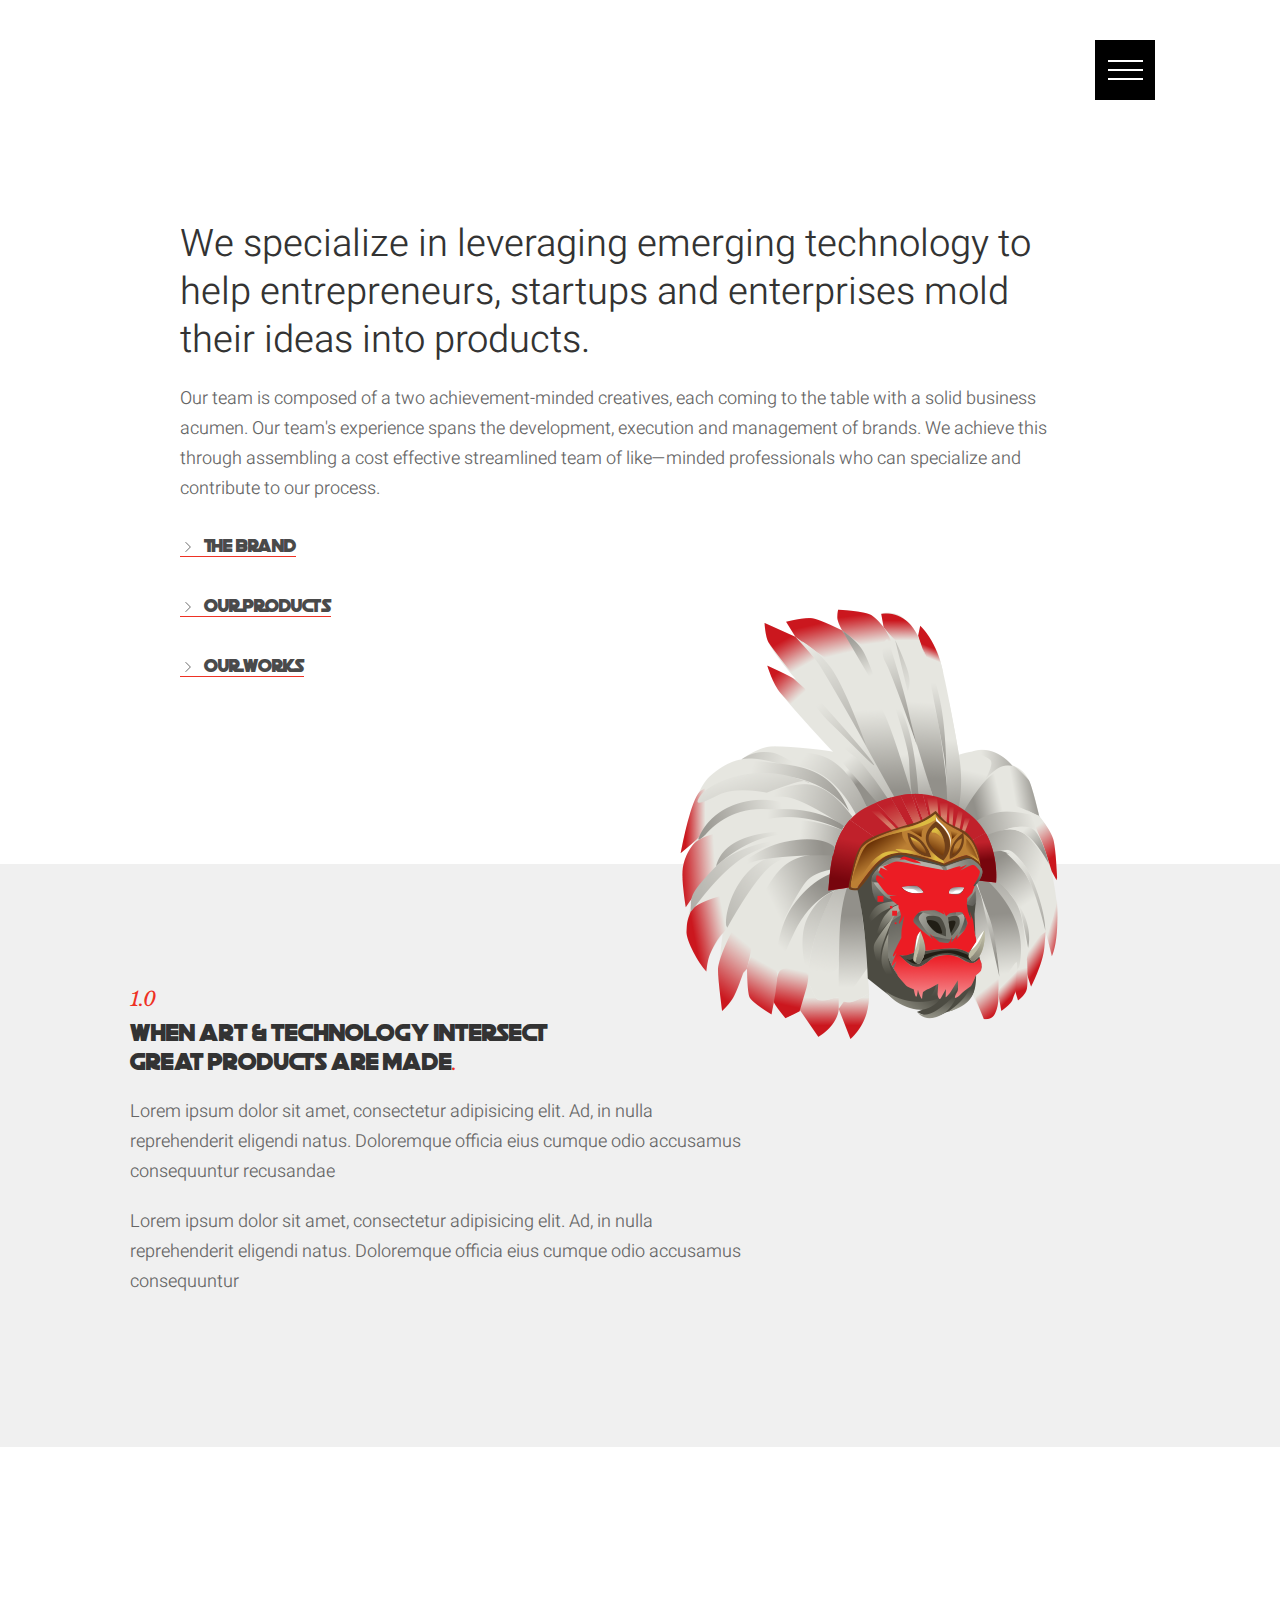
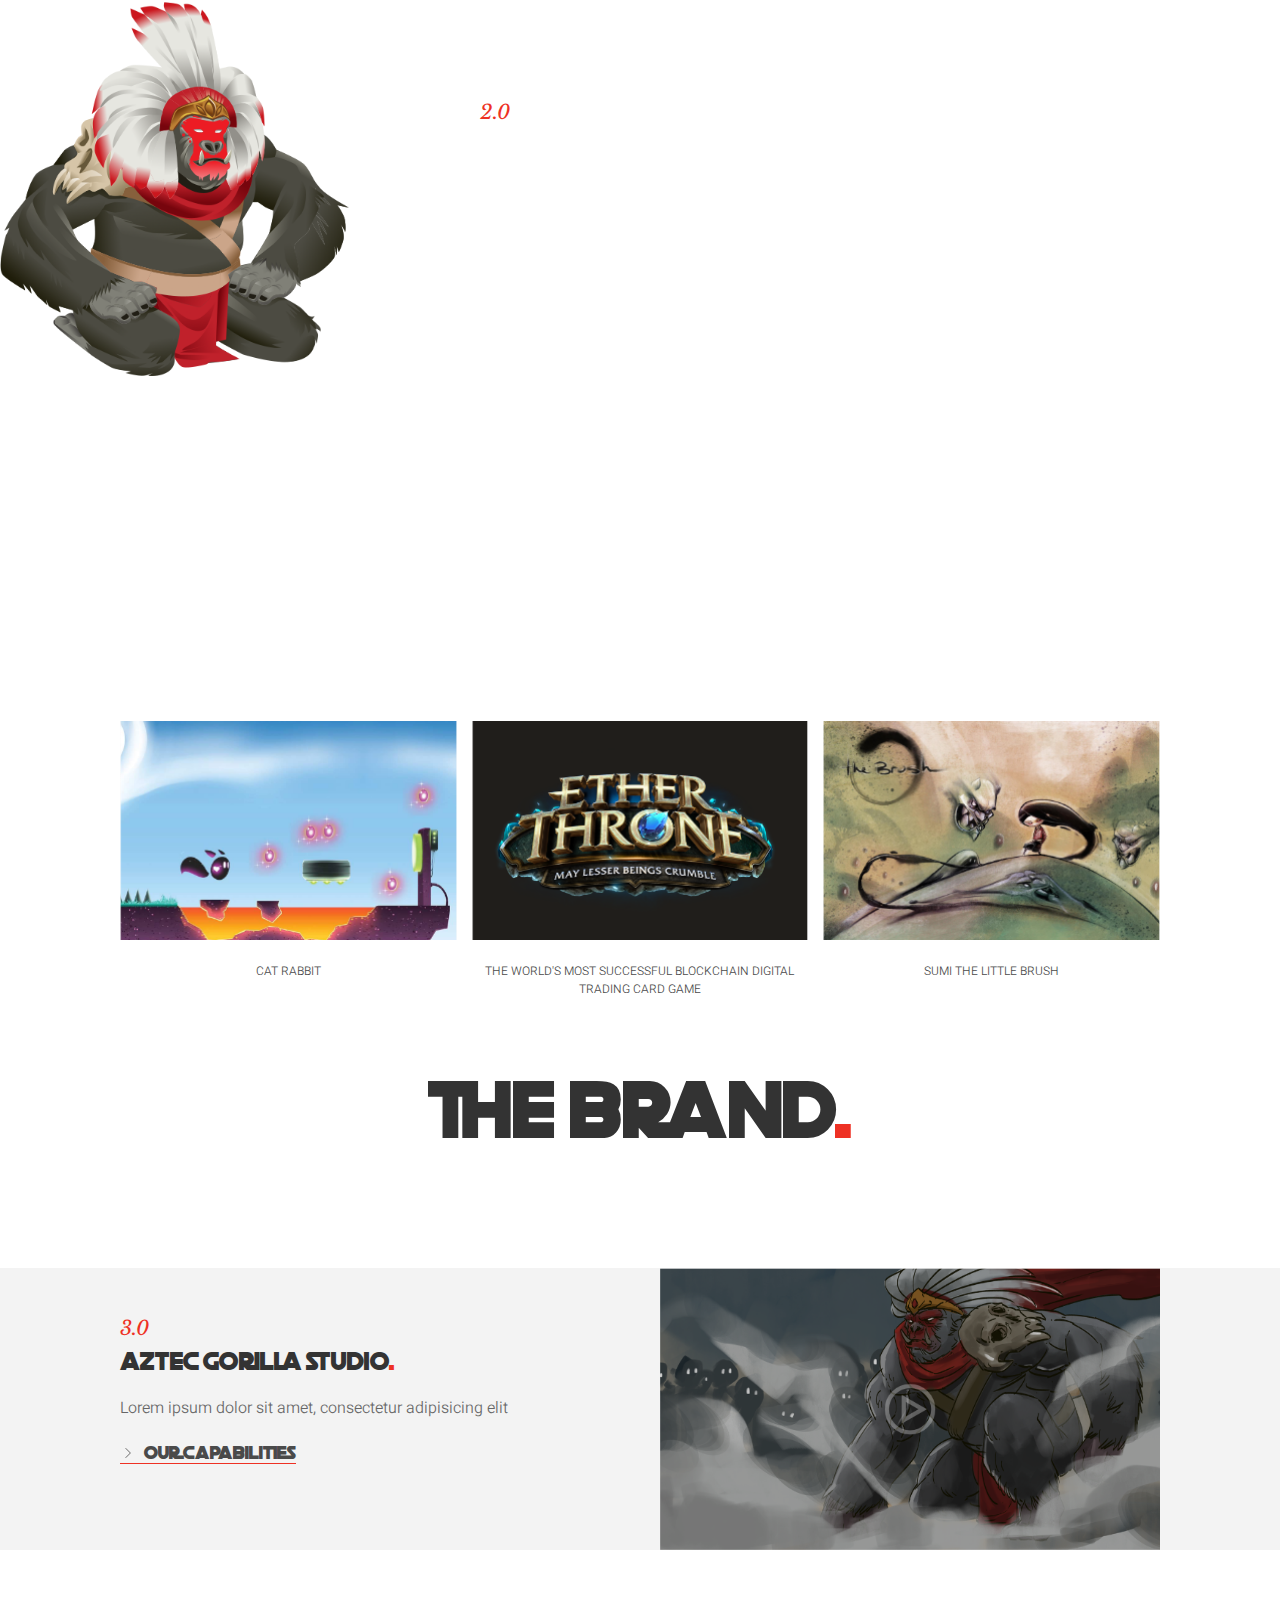
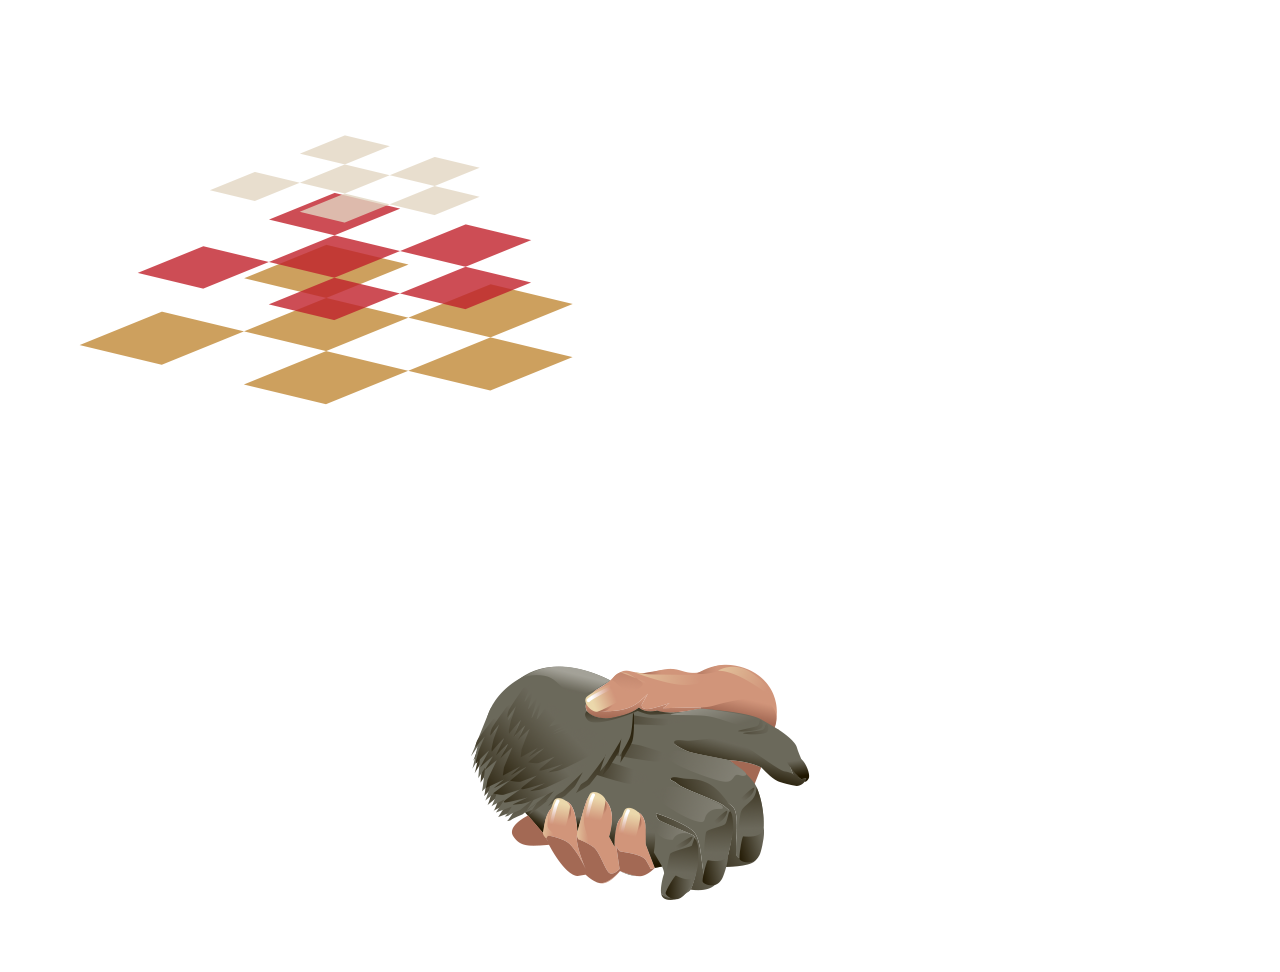
<file: AGP/index.html>
<!DOCTYPE html>
<html>
<head>
	<meta charset="utf-8">
	<meta content="width=device-width,initial-scale=1,shrink-to-fit=no" name="viewport">
	<link href="favicon.png" rel="shortcut icon">
	<!-- <link href="https://cdnjs.cloudflare.com/ajax/libs/uikit/3.0.0-rc.2/css/uikit.min.css" rel="stylesheet"> -->
	<link href="css/uikit.min.css" rel="stylesheet">
	 <!-- <script src="https://ajax.googleapis.com/ajax/libs/jquery/1.11.1/jquery.min.js"></script> -->
	  <script src="js/jquery.min.js"></script>
	   <script src="js/uikit.min.js"></script>

	<title>User Experience Design and Development - Aztec Gorilla Studio</title>
	
	
	<link href="css/main.css" rel="stylesheet">
	
</head>
<body style="">
	<noscript>You need to enable JavaScript to run this app.</noscript>
	<div id="root">
		<div class="uk-offcanvas-content">
			<div></div>
			<div>
				<a class="uk-scrollspy-inview uk-animation-slide-left-small" href="#" id="main_logo" itemscope itemtype="http://schema.org/LocalBusiness" style=""><img alt="Aztec Gorilla Studio" itemprop="image" src="img/logo.png">
				
				</a><a data-uk-scrollspy="cls:uk-animation-slide-right-small;delay: 1000" id="menu_trigger_button" role="button" class="hidden"><span class="line_1"></span><span class="line_2"></span><span class="line_3"></span></a>
				<div id="menu_container" class="hidden" >
					<div class="link-container">
						<a class="link active" href="#"><span class="number">1.0</span><span class="name">Home</span></a><a class="link" href="#"><span class="number">2.0</span><span class="name">Work</span></a><a class="link" href="#"><span class="number">3.0</span><span class="name">Agency</span></a><a class="link" href="#"><span class="number">4.0</span><span class="name">Team</span></a><a class="link" href="#"><span class="number">5.0</span><span class="name">Let's Talk</span></a>
					</div>
					<!-- <div class="footer">
						<a class="email" href="mailto:hello@" rel="noopener noreferrer" target="_blank">hello@</a>
						<ul class="social">
							<li>
								<a href="https://www.instagram.com/" rel="noopener noreferrer" target="_blank"><span class="uk-icon" data-uk-icon="icon:instagram"><svg height="20" viewbox="0 0 20 20" width="20" xmlns="http://www.w3.org/2000/svg">
								<path d="M13.55,1H6.46C3.45,1,1,3.44,1,6.44v7.12c0,3,2.45,5.44,5.46,5.44h7.08c3.02,0,5.46-2.44,5.46-5.44V6.44 C19.01,3.44,16.56,1,13.55,1z M17.5,14c0,1.93-1.57,3.5-3.5,3.5H6c-1.93,0-3.5-1.57-3.5-3.5V6c0-1.93,1.57-3.5,3.5-3.5h8 c1.93,0,3.5,1.57,3.5,3.5V14z"></path>
								<circle cx="14.87" cy="5.26" r="1.09"></circle>
								<path d="M10.03,5.45c-2.55,0-4.63,2.06-4.63,4.6c0,2.55,2.07,4.61,4.63,4.61c2.56,0,4.63-2.061,4.63-4.61 C14.65,7.51,12.58,5.45,10.03,5.45L10.03,5.45L10.03,5.45z M10.08,13c-1.66,0-3-1.34-3-2.99c0-1.65,1.34-2.99,3-2.99s3,1.34,3,2.99 C13.08,11.66,11.74,13,10.08,13L10.08,13L10.08,13z"></path></svg></span></a>
							</li>
							<li>
								<a href="https://www.facebook.com/" rel="noopener noreferrer" target="_blank"><span class="uk-icon" data-uk-icon="icon:facebook"><svg height="20" viewbox="0 0 20 20" width="20" xmlns="http://www.w3.org/2000/svg">
								<path d="M11,10h2.6l0.4-3H11V5.3c0-0.9,0.2-1.5,1.5-1.5H14V1.1c-0.3,0-1-0.1-2.1-0.1C9.6,1,8,2.4,8,5v2H5.5v3H8v8h3V10z"></path></svg></span></a>
							</li>
							<li>
								<a href="https://www.linkedin.com/company/" rel="noopener noreferrer" target="_blank"><span class="uk-icon" data-uk-icon="icon:linkedin"><svg height="20" viewbox="0 0 20 20" width="20" xmlns="http://www.w3.org/2000/svg">
								<path d="M5.77,17.89 L5.77,7.17 L2.21,7.17 L2.21,17.89 L5.77,17.89 L5.77,17.89 Z M3.99,5.71 C5.23,5.71 6.01,4.89 6.01,3.86 C5.99,2.8 5.24,2 4.02,2 C2.8,2 2,2.8 2,3.85 C2,4.88 2.77,5.7 3.97,5.7 L3.99,5.7 L3.99,5.71 L3.99,5.71 Z"></path>
								<path d="M7.75,17.89 L11.31,17.89 L11.31,11.9 C11.31,11.58 11.33,11.26 11.43,11.03 C11.69,10.39 12.27,9.73 13.26,9.73 C14.55,9.73 15.06,10.71 15.06,12.15 L15.06,17.89 L18.62,17.89 L18.62,11.74 C18.62,8.45 16.86,6.92 14.52,6.92 C12.6,6.92 11.75,7.99 11.28,8.73 L11.3,8.73 L11.3,7.17 L7.75,7.17 C7.79,8.17 7.75,17.89 7.75,17.89 L7.75,17.89 L7.75,17.89 Z"></path></svg></span></a>
							</li>
						</ul>
					</div> -->
				</div>
			</div>
			<div>
				<div class="uk-scrollspy-inview uk-animation-fade" data-uk-scrollspy="cls:uk-animation-fade;delay: 250" style="">
					<header id="home">
						<div class="uk-container">
							<div class="uk-flex uk-flex-left uk-flex-middle set-height">
								<div class="home-text-container">
								<h1 class="uk-scrollspy-inview uk-animation-slide-top-small" data-uk-scrollspy="cls:uk-animation-slide-top-small" style="">We specialize in leveraging emerging technology to help entrepreneurs, startups and enterprises mold their ideas into products.</h1>
								<p class="uk-scrollspy-inview uk-animation-slide-top-bottom" data-uk-scrollspy="cls:uk-animation-slide-top-bottom;delay: 200" style="">Our team is composed of a two achievement-minded creatives, each coming to the table with a solid business acumen. Our team's experience spans the development, execution and management of brands. We achieve this through assembling a cost effective streamlined team of like—minded professionals who can specialize and contribute to our process.</p>
<ul>
	<li><a class="left-chev-link uk-scrollspy-inview uk-animation-slide-left-small" href="#" style=""><span class="uk-icon" data-uk-icon="icon: chevron-right; ratio: 0.8"><svg height="16" viewbox="0 0 20 20" width="16" xmlns="http://www.w3.org/2000/svg">
								<polyline fill="none" points="7 4 13 10 7 16" stroke="#000" stroke-width="1.03"></polyline></svg></span>The Brand</a>
	</li>
	<li>
		<a class="left-chev-link uk-scrollspy-inview uk-animation-slide-left-small" href="#" style=""><span class="uk-icon" data-uk-icon="icon: chevron-right; ratio: 0.8"><svg height="16" viewbox="0 0 20 20" width="16" xmlns="http://www.w3.org/2000/svg">
								<polyline fill="none" points="7 4 13 10 7 16" stroke="#000" stroke-width="1.03"></polyline></svg></span>Our Products</a>
	</li>
	<li>
		<a class="left-chev-link uk-scrollspy-inview uk-animation-slide-left-small" href="#" style=""><span class="uk-icon" data-uk-icon="icon: chevron-right; ratio: 0.8"><svg height="16" viewbox="0 0 20 20" width="16" xmlns="http://www.w3.org/2000/svg">
								<polyline fill="none" points="7 4 13 10 7 16" stroke="#000" stroke-width="1.03"></polyline></svg></span>Our Works</a>
	</li>
</ul>
							

                          

								


								<img alt="Aztec Gorilla Studio" class="uk-hidden@m uk-margin-large-top" data-uk-scrollspy="cls:uk-animation-fade;delay: 250" src="img/gorilla-head.png" ></div>
							</div>
						</div>
					</header>
					<section id="hero_start">
						<div class="uk-container">
							<div class="uk-grid uk-grid-stack" data-uk-grid="true">
								<div class="uk-width-5-6 uk-first-column">
									<div class="hero-image-desktop"><img alt="Aztec Gorilla Studio" class="uk-scrollspy-inview uk-animation-fade" data-uk-scrollspy="cls:uk-animation-fade;delay: 250" src="img/gorilla-head.png" style=""></div>
									<div class="pink-bg">
										<span>1.0</span>
										<h2>When art &amp; technology intersect<br>
										great products are made<span>.</span></h2>
										<p>Lorem ipsum dolor sit amet, consectetur adipisicing elit. Ad, in nulla reprehenderit eligendi natus. Doloremque officia eius cumque odio accusamus consequuntur recusandae</p>
										<p>Lorem ipsum dolor sit amet, consectetur adipisicing elit. Ad, in nulla reprehenderit eligendi natus. Doloremque officia eius cumque odio accusamus consequuntur</p>
									</div>
								</div>
							</div>
						</div>
					</section>
					<section class="design-centered-agency">
						

						<div class="uk-container">
							<div class="uk-grid" data-uk-grid="true">
								<div class="uk-width-1-3@m uk-first-column"></div>
								<div class="uk-width-2-3@m text-container">
									<span>2.0</span>
								<h2 class="fancy-title" data-uk-scrollspy="cls:uk-animation-slide-top-small;" >A design-centred agency<span>.</span></h2>
								<p data-uk-scrollspy="cls:uk-animation-slide-right-small;delay: 300" >Lorem ipsum dolor sit amet, consectetur adipisicing elit. Ad, in nulla reprehenderit eligendi natus. Doloremque officia eius cumque odio accusamus consequuntur</p><a class="left-chev-link" data-uk-scrollspy="cls:uk-animation-slide-left-small;delay: 400" href="#" ><span class="uk-icon" data-uk-icon="icon: chevron-right; ratio: 0.8"><svg height="16" viewbox="0 0 20 20" width="16" xmlns="http://www.w3.org/2000/svg">
								<polyline fill="none" points="7 4 13 10 7 16" stroke="#000" stroke-width="1.03"></polyline></svg></span class="left-chev-link">Our capabilities</a><img alt="Design Centered Agency" class="uk-hidden@m" src="img/gorilla.png"></div>
							</div>
						</div>

					</section>
					<section class="latest-projects">
						<div class="uk-container">
							<div class="uk-text-center uk-grid-small uk-grid" data-uk-grid="true">
								<div class="uk-width-1-1 text-center uk-first-column">
									<h2 class="fancy-title bg-faded-text" data-uk-scrollspy="cls:fancy-animate;" ><span class="bg-text"> Our Products</span>Creative Jungle<span>.</span></h2>
								</div>
								<div class="uk-width-1-3@m uk-grid-margin uk-first-column">
									<a class="home-project" href="#">
									<div class="image-container"><img alt="Aztec Gorilla Studio's Portfolio - Learn to Forecast" class="uk-animation-fade" src="img/l2f.png"></div><span class="name">Cat Rabbit</a>
								</div>
								<div class="uk-width-1-3@m uk-grid-margin">
									<a class="home-project" href="#">
									<div class="image-container"><img alt="Aztec Gorilla Studio's Portfolio - AAA Doors" class="uk-animation-fade" src="img/aaa-doors.png"></div><span class="name">The world's most successful blockchain digital trading card game</a>
								</div>
								<div class="uk-width-1-3@m uk-grid-margin">
									<a class="home-project" href="#">
									<div class="image-container"><img alt="Aztec Gorilla Studio's Portfolio - Calgary Chamber" class="uk-animation-fade" src="img/calgary-chamber.png"></div><span class="name">Sumi the little brush</a>
								</div>
							</div>
						</div>
					</section>



 <section class="about-us-title">
						<div class="uk-container ">
							<div class="uk-text-center">
<h2 class="fancy-title bg-faded-text uk-scrollspy-inview uk-animation-slide-top-small" data-uk-scrollspy="cls:uk-animation-slide-top-small;" style="">The Brand<span>.</span></h2> <br>
</div>
</div>
					</section>



                    <section class="about-us">
						<div class="uk-container">

							<div class="uk-grid uk-grid-stack" data-uk-grid="true">
								

								<div class="uk-width-1-2@m text-container uk-first-column">
									<span>3.0</span>
								<h3 class="fancy-title uk-scrollspy-inview uk-animation-slide-top-small" data-uk-scrollspy="cls:uk-animation-slide-top-small;" style="">Aztec gorilla studio<span>.</span></h3>
								<p class="uk-scrollspy-inview uk-animation-slide-left-small" style="">Lorem ipsum dolor sit amet, consectetur adipisicing elit</p><a class="left-chev-link uk-scrollspy-inview uk-animation-slide-left-small" data-uk-scrollspy="cls:uk-animation-slide-left-small;delay: 400" href="#" style=""><span class="uk-icon" data-uk-icon="icon: chevron-right; ratio: 0.8"><svg height="16" viewbox="0 0 20 20" width="16" xmlns="http://www.w3.org/2000/svg">
								<polyline fill="none" points="7 4 13 10 7 16" stroke="#000" stroke-width="1.03"></polyline></svg></span>Our capabilities</a></div>

								<div class="uk-width-1-2@m text-container uk-first-column"><img alt="Design Centered Agency" class="" src="img/video-bg-main.png">
									</div>
							</div>
						</div>
					</section>




					<section class="create-something-unique">
						<div class="uk-container">
							<div class="uk-grid" data-uk-grid="true">
								<div class="uk-width-1-2@m uk-first-column"></div>
								<div class="uk-width-1-2@m text-container">
								<h3 class="fancy-title" data-uk-scrollspy="cls:uk-animation-slide-right-small;delay: 200" >Ready to create something unique<span>?</span></h3>
								<p data-uk-scrollspy="cls:uk-animation-slide-right-small;delay: 300" >Take your venture to the next level and let us help you build it from the ground up. Taking your idea from concept all the way to launch, we will guide you every step of the way.</p><img alt="Create something unique" class="uk-hidden@m" src="img/rhombuses.png"></div>
							</div>
						</div>
					</section>
				</div>
				<footer class="footer-main">
					<div class="uk-container">
						<div class="uk-text-center uk-grid-small uk-grid uk-grid-stack" data-uk-grid="true">
							<div class="uk-width-1-1 text-center uk-first-column">
								<a href="#">
								<h2 class="large-text" data-uk-scrollspy="cls:uk-animation-slide-top-small;" >Let's Talk<span>.</span></h2></a><br>
								<img alt="Let’s Talk"  src="img/handshake.png">
								
								<p class="social-links"><a class="uk-icon" data-uk-icon="icon: instagram" data-uk-scrollspy="cls:uk-animation-slide-bottom-small; delay: 200" href="https://www.instagram.com/" rel="noopener noreferrer"  target="_blank"><span>Instagram</span><svg height="20" viewbox="0 0 20 20" width="20" xmlns="http://www.w3.org/2000/svg">
								<path d="M13.55,1H6.46C3.45,1,1,3.44,1,6.44v7.12c0,3,2.45,5.44,5.46,5.44h7.08c3.02,0,5.46-2.44,5.46-5.44V6.44 C19.01,3.44,16.56,1,13.55,1z M17.5,14c0,1.93-1.57,3.5-3.5,3.5H6c-1.93,0-3.5-1.57-3.5-3.5V6c0-1.93,1.57-3.5,3.5-3.5h8 c1.93,0,3.5,1.57,3.5,3.5V14z"></path>
								<circle cx="14.87" cy="5.26" r="1.09"></circle>
								<path d="M10.03,5.45c-2.55,0-4.63,2.06-4.63,4.6c0,2.55,2.07,4.61,4.63,4.61c2.56,0,4.63-2.061,4.63-4.61 C14.65,7.51,12.58,5.45,10.03,5.45L10.03,5.45L10.03,5.45z M10.08,13c-1.66,0-3-1.34-3-2.99c0-1.65,1.34-2.99,3-2.99s3,1.34,3,2.99 C13.08,11.66,11.74,13,10.08,13L10.08,13L10.08,13z"></path></svg></a><a class="uk-icon" data-uk-icon="icon: facebook" data-uk-scrollspy="cls:uk-animation-slide-bottom-small; delay: 300" href="https://www.facebook.com/" rel="noopener noreferrer"  target="_blank"><span>Facebook</span><svg height="20" viewbox="0 0 20 20" width="20" xmlns="http://www.w3.org/2000/svg">
								<path d="M11,10h2.6l0.4-3H11V5.3c0-0.9,0.2-1.5,1.5-1.5H14V1.1c-0.3,0-1-0.1-2.1-0.1C9.6,1,8,2.4,8,5v2H5.5v3H8v8h3V10z"></path></svg></a><a class="uk-icon" data-uk-icon="icon: linkedin" data-uk-scrollspy="cls:uk-animation-slide-bottom-small; delay: 400" href="https://www.linkedin.com/company/" rel="noopener noreferrer"  target="_blank"><span>Linkedin</span><svg height="20" viewbox="0 0 20 20" width="20" xmlns="http://www.w3.org/2000/svg">
								<path d="M5.77,17.89 L5.77,7.17 L2.21,7.17 L2.21,17.89 L5.77,17.89 L5.77,17.89 Z M3.99,5.71 C5.23,5.71 6.01,4.89 6.01,3.86 C5.99,2.8 5.24,2 4.02,2 C2.8,2 2,2.8 2,3.85 C2,4.88 2.77,5.7 3.97,5.7 L3.99,5.7 L3.99,5.71 L3.99,5.71 Z"></path>
								<path d="M7.75,17.89 L11.31,17.89 L11.31,11.9 C11.31,11.58 11.33,11.26 11.43,11.03 C11.69,10.39 12.27,9.73 13.26,9.73 C14.55,9.73 15.06,10.71 15.06,12.15 L15.06,17.89 L18.62,17.89 L18.62,11.74 C18.62,8.45 16.86,6.92 14.52,6.92 C12.6,6.92 11.75,7.99 11.28,8.73 L11.3,8.73 L11.3,7.17 L7.75,7.17 C7.79,8.17 7.75,17.89 7.75,17.89 L7.75,17.89 L7.75,17.89 Z"></path></svg></a></p>
							</div>
						</div>
					</div>
				
				</footer>
			</div>
		</div>
	</div>
	<script type="text/javascript" src="js/main.js"></script>

	
</body>
</html>
</file>
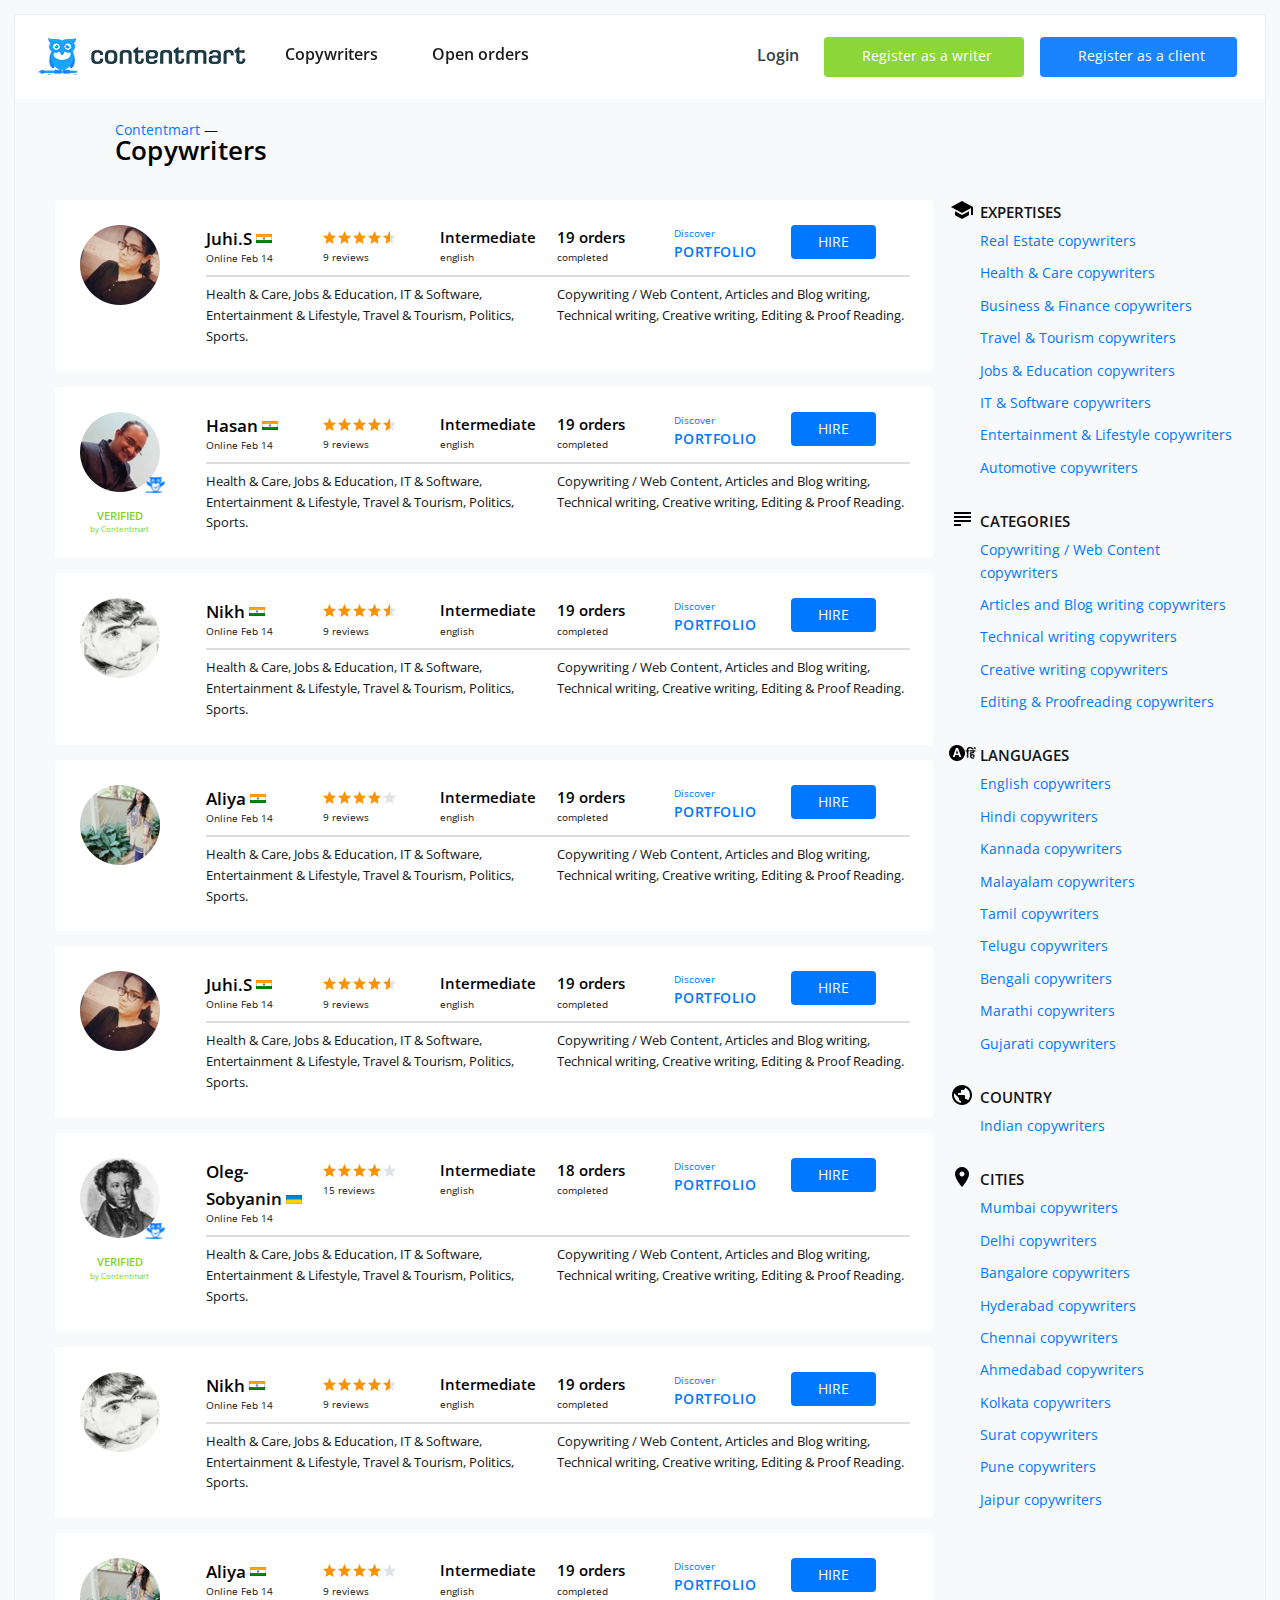
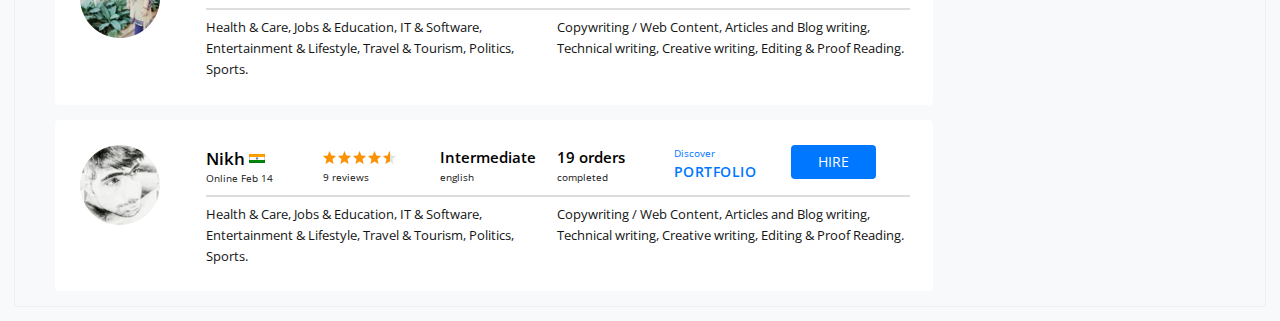
<file: contentmart/index.html>
<!DOCTYPE html>
<html>
    <head>
        <meta content="text/html; charset=utf-8" http-equiv="content-type">
        <title></title>
        <meta content="width=device-width, initial-scale=1, maximum-scale=1, user-scalable=no" name="viewport">
        <link href='https://fonts.googleapis.com/css?family=Open+Sans:600,400,700&subset=latin,cyrillic-ext,cyrillic,latin-ext' rel='stylesheet' type=
        'text/css'>
        <link href="css/normalize.css" rel="stylesheet">
        <link href="css/bootstrap.min.css" rel="stylesheet">
        <link href="css/style.css" rel="stylesheet" type="text/css">
        <script src="js/jquery-1.12.2.js"></script>
        <script src="js/bootstrap.min.js"></script>
        <script src="js/script.js"></script>
    </head>
    <body>
        <div class="wrap">
            <!-- header -->
            <header>
                <div class="row">
                    <div class="logo-menu">
                        <a class="logo" href="#"><img src="img/logo.png"></a>
                        <div class="menu">
                            <a href="#">Copywriters</a> <a href="#">Open orders</a>
                        </div>
                    </div>
                    <div class=" registration">
                        <a class="login" href="#">Login</a> <button class="btn green-btn" type="button">Register as a writer</button> <button class=
                        "btn blue-btn" type="button">Register as a client</button>
                    </div>
                </div>
            </header>
            <!-- main -->
            <div class="main">
                <div class="container">
                    <div class="row">
                        <div class="col-md-12 title">
                            <a href="#">Contentmart</a> <span>—</span>
                            <h1>
                                Copywriters
                            </h1>
                        </div>
                        <div class="content">
                            <div class="col-md-12">
                                <div class="col-md-4 col-sm-4 col-xs-12 person">
                                    <div class="profile-page">
                                        <div class="avatar">
                                            <a href="#"><img alt="" src="img/Juhi.S.png" title=""></a>
                                        </div>
                                        <div class="profile-block">
                                            <div class="person-info">
                                                <div class="info">
                                                    <div class="col-md-2 col-xs-4 small-block">
                                                        <a class="person-name" href="#">Juhi.S</a> <span class="india small-flag" data-placement="bottom"
                                                        data-toggle="tooltip" title="From India"></span> <span class="online">Online Feb 14</span>
                                                    </div>
                                                    <div class="col-md-2 col-xs-4 small-block">
                                                        <span class="stars"><span style="width:67px"></span></span> <span class="rewiews">9 reviews</span>
                                                    </div>
                                                    <div class="col-md-2 col-xs-4 small-block">
                                                        <span class="level">Intermediate</span> <span class="lang">english</span>
                                                    </div>
                                                    <div class="col-md-2 col-xs-4 small-block">
                                                        <span class="orders">19 orders</span> <span class="completed">completed</span>
                                                    </div>
                                                    <div class="col-md-2 col-xs-4 small-block">
                                                        <a href="#"><span class="discover">Discover</span> <span class="portfolio">PORTFOLIO</span></a>
                                                    </div>
                                                    <div class="col-md-2 col-xs-12 small-block">
                                                        <button class="btn hire" type="button">HIRE</button>
                                                    </div>
                                                </div>
                                                <hr>
                                                <div class="skils">
                                                    <div class="col-md-6 person-skills">
                                                        Health & Care, Jobs & Education, IT & Software, Entertainment & Lifestyle, Travel & Tourism, Politics,
                                                        Sports.
                                                    </div>
                                                    <div class="col-md-6 person-skills">
                                                        Copywriting / Web Content, Articles and Blog writing, Technical writing, Creative writing, Editing &
                                                        Proof Reading.
                                                    </div>
                                                </div>
                                            </div>
                                        </div>
                                    </div>
                                </div>
                            </div>
                            <div class="col-md-12">
                                <div class="col-md-4 col-sm-4 col-xs-12 person">
                                    <div class="profile-page">
                                        <div class="avatar">
                                            <a href="#"><img alt="" src="img/Hasan.png" title=""></a>
                                            <div class="owl-small"></div>
                                            <div class="verified">
                                                <p data-placement="bottom" data-toggle="tooltip" title=
                                                "Copywriter writes an essay on a random topic. We confirm his quality.">
                                                    <span>VERIFIED</span><br>
                                                    by Contentmart
                                                </p>
                                            </div>
                                        </div>
                                        <div class="profile-block">
                                            <div class="person-info">
                                                <div class="info">
                                                    <div class="col-md-2 col-xs-4 small-block">
                                                        <a class="person-name" href="#">Hasan</a> <span class="india small-flag" data-placement="bottom"
                                                        data-toggle="tooltip" title="From India"></span> <span class="online">Online Feb 14</span>
                                                    </div>
                                                    <div class="col-md-2 col-xs-4 small-block">
                                                        <span class="stars"><span style="width:67px"></span></span> <span class="rewiews">9 reviews</span>
                                                    </div>
                                                    <div class="col-md-2 col-xs-4 small-block">
                                                        <span class="level">Intermediate</span> <span class="lang">english</span>
                                                    </div>
                                                    <div class="col-md-2 col-xs-4 small-block">
                                                        <span class="orders">19 orders</span> <span class="completed">completed</span>
                                                    </div>
                                                    <div class="col-md-2 col-xs-4 small-block">
                                                        <a href="#"><span class="discover">Discover</span> <span class="portfolio">PORTFOLIO</span></a>
                                                    </div>
                                                    <div class="col-md-2 col-xs-12 small-block">
                                                        <button class="btn hire" type="button">HIRE</button>
                                                    </div>
                                                </div>
                                                <hr>
                                                <div class="skils">
                                                    <div class="col-md-6 person-skills">
                                                        Health & Care, Jobs & Education, IT & Software, Entertainment & Lifestyle, Travel & Tourism, Politics,
                                                        Sports.
                                                    </div>
                                                    <div class="col-md-6 person-skills">
                                                        Copywriting / Web Content, Articles and Blog writing, Technical writing, Creative writing, Editing &
                                                        Proof Reading.
                                                    </div>
                                                </div>
                                            </div>
                                        </div>
                                    </div>
                                </div>
                            </div>
                            <div class="col-md-12">
                                <div class="col-md-4 col-sm-4 col-xs-12 person">
                                    <div class="profile-page">
                                        <div class="avatar">
                                            <a href="#"><img alt="" src="img/Nikh.png" title=""></a>
                                        </div>
                                        <div class="profile-block">
                                            <div class="person-info">
                                                <div class="info">
                                                    <div class="col-md-2 col-xs-4 small-block">
                                                        <a class="person-name" href="#">Nikh</a> <span class="india small-flag" data-placement="bottom"
                                                        data-toggle="tooltip" title="From India"></span> <span class="online">Online Feb 14</span>
                                                    </div>
                                                    <div class="col-md-2 col-xs-4 small-block">
                                                        <span class="stars"><span style="width:67px"></span></span> <span class="rewiews">9 reviews</span>
                                                    </div>
                                                    <div class="col-md-2 col-xs-4 small-block">
                                                        <span class="level">Intermediate</span> <span class="lang">english</span>
                                                    </div>
                                                    <div class="col-md-2 col-xs-4 small-block">
                                                        <span class="orders">19 orders</span> <span class="completed">completed</span>
                                                    </div>
                                                    <div class="col-md-2 col-xs-4 small-block">
                                                        <a href="#"><span class="discover">Discover</span> <span class="portfolio">PORTFOLIO</span></a>
                                                    </div>
                                                    <div class="col-md-2 col-xs-12 small-block">
                                                        <button class="btn hire" type="button">HIRE</button>
                                                    </div>
                                                </div>
                                                <hr>
                                                <div class="skils">
                                                    <div class="col-md-6 person-skills">
                                                        Health & Care, Jobs & Education, IT & Software, Entertainment & Lifestyle, Travel & Tourism, Politics,
                                                        Sports.
                                                    </div>
                                                    <div class="col-md-6 person-skills">
                                                        Copywriting / Web Content, Articles and Blog writing, Technical writing, Creative writing, Editing &
                                                        Proof Reading.
                                                    </div>
                                                </div>
                                            </div>
                                        </div>
                                    </div>
                                </div>
                            </div>
                            <div class="col-md-12">
                                <div class="col-md-4 col-sm-4 col-xs-12 person">
                                    <div class="profile-page">
                                        <div class="avatar">
                                            <a href="#"><img alt="" src="img/Aliya.png" title=""></a>
                                        </div>
                                        <div class="profile-block">
                                            <div class="person-info">
                                                <div class="info">
                                                    <div class="col-md-2 col-xs-4 small-block">
                                                        <a class="person-name" href="#">Aliya</a> <span class="india small-flag" data-placement="bottom"
                                                        data-toggle="tooltip" title="From India"></span> <span class="online">Online Feb 14</span>
                                                    </div>
                                                    <div class="col-md-2 col-xs-4 small-block">
                                                        <span class="stars"><span style="width:60px"></span></span> <span class="rewiews">9 reviews</span>
                                                    </div>
                                                    <div class="col-md-2 col-xs-4 small-block">
                                                        <span class="level">Intermediate</span> <span class="lang">english</span>
                                                    </div>
                                                    <div class="col-md-2 col-xs-4 small-block">
                                                        <span class="orders">19 orders</span> <span class="completed">completed</span>
                                                    </div>
                                                    <div class="col-md-2 col-xs-4 small-block">
                                                        <a href="#"><span class="discover">Discover</span> <span class="portfolio">PORTFOLIO</span></a>
                                                    </div>
                                                    <div class="col-md-2 col-xs-12 small-block">
                                                        <button class="btn hire" type="button">HIRE</button>
                                                    </div>
                                                </div>
                                                <hr>
                                                <div class="skils">
                                                    <div class="col-md-6 person-skills">
                                                        Health & Care, Jobs & Education, IT & Software, Entertainment & Lifestyle, Travel & Tourism, Politics,
                                                        Sports.
                                                    </div>
                                                    <div class="col-md-6 person-skills">
                                                        Copywriting / Web Content, Articles and Blog writing, Technical writing, Creative writing, Editing &
                                                        Proof Reading.
                                                    </div>
                                                </div>
                                            </div>
                                        </div>
                                    </div>
                                </div>
                            </div>
                            <div class="col-md-12">
                                <div class="col-md-4 col-sm-4 col-xs-12 person">
                                    <div class="profile-page">
                                        <div class="avatar">
                                            <a href="#"><img alt="" src="img/Juhi.S.png" title=""></a>
                                        </div>
                                        <div class="profile-block">
                                            <div class="person-info">
                                                <div class="info">
                                                    <div class="col-md-2 col-xs-4 small-block">
                                                        <a class="person-name" href="#">Juhi.S</a> <span class="india small-flag" data-placement="bottom"
                                                        data-toggle="tooltip" title="From India"></span> <span class="online">Online Feb 14</span>
                                                    </div>
                                                    <div class="col-md-2 col-xs-4 small-block">
                                                        <span class="stars"><span style="width:67px"></span></span> <span class="rewiews">9 reviews</span>
                                                    </div>
                                                    <div class="col-md-2 col-xs-4 small-block">
                                                        <span class="level">Intermediate</span> <span class="lang">english</span>
                                                    </div>
                                                    <div class="col-md-2 col-xs-4 small-block">
                                                        <span class="orders">19 orders</span> <span class="completed">completed</span>
                                                    </div>
                                                    <div class="col-md-2 col-xs-4 small-block">
                                                        <a href="#"><span class="discover">Discover</span> <span class="portfolio">PORTFOLIO</span></a>
                                                    </div>
                                                    <div class="col-md-2 col-xs-12 small-block">
                                                        <button class="btn hire" type="button">HIRE</button>
                                                    </div>
                                                </div>
                                                <hr>
                                                <div class="skils">
                                                    <div class="col-md-6 person-skills">
                                                        Health & Care, Jobs & Education, IT & Software, Entertainment & Lifestyle, Travel & Tourism, Politics,
                                                        Sports.
                                                    </div>
                                                    <div class="col-md-6 person-skills">
                                                        Copywriting / Web Content, Articles and Blog writing, Technical writing, Creative writing, Editing &
                                                        Proof Reading.
                                                    </div>
                                                </div>
                                            </div>
                                        </div>
                                    </div>
                                </div>
                            </div>
                            <div class="col-md-12">
                                <div class="col-md-4 col-sm-4 col-xs-12 person">
                                    <div class="profile-page">
                                        <div class="avatar">
                                            <a href="#"><img alt="" src="img/Oleg-Sobyanin.png" title=""></a>
                                            <div class="owl-small"></div>
                                            <div class="verified">
                                                <p data-placement="bottom" data-toggle="tooltip" title=
                                                "Copywriter writes an essay on a random topic. We confirm his quality.">
                                                    <span>VERIFIED</span><br>
                                                    by Contentmart
                                                </p>
                                            </div>
                                        </div>
                                        <div class="profile-block">
                                            <div class="person-info">
                                                <div class="info">
                                                    <div class="col-md-2 col-xs-4 small-block">
                                                        <a class="person-name" href="#">Oleg-Sobyanin</a> <span class="ukraine small-flag" data-placement=
                                                        "bottom" data-toggle="tooltip" title="From Ukraine"></span> <span class="online">Online Feb 14</span>
                                                    </div>
                                                    <div class="col-md-2 col-xs-4 small-block">
                                                        <span class="stars"><span style="width:60px"></span></span> <span class="rewiews">15 reviews</span>
                                                    </div>
                                                    <div class="col-md-2 col-xs-4 small-block">
                                                        <span class="level">Intermediate</span> <span class="lang">english</span>
                                                    </div>
                                                    <div class="col-md-2 col-xs-4 small-block">
                                                        <span class="orders">18 orders</span> <span class="completed">completed</span>
                                                    </div>
                                                    <div class="col-md-2 col-xs-4 small-block">
                                                        <a href="#"><span class="discover">Discover</span> <span class="portfolio">PORTFOLIO</span></a>
                                                    </div>
                                                    <div class="col-md-2 col-xs-12 small-block">
                                                        <button class="btn hire" type="button">HIRE</button>
                                                    </div>
                                                </div>
                                                <hr>
                                                <div class="skils">
                                                    <div class="col-md-6 person-skills">
                                                        Health & Care, Jobs & Education, IT & Software, Entertainment & Lifestyle, Travel & Tourism, Politics,
                                                        Sports.
                                                    </div>
                                                    <div class="col-md-6 person-skills">
                                                        Copywriting / Web Content, Articles and Blog writing, Technical writing, Creative writing, Editing &
                                                        Proof Reading.
                                                    </div>
                                                </div>
                                            </div>
                                        </div>
                                    </div>
                                </div>
                            </div>
                            <div class="col-md-12">
                                <div class="col-md-4 col-sm-4 col-xs-12 person">
                                    <div class="profile-page">
                                        <div class="avatar">
                                            <a href="#"><img alt="" src="img/Nikh.png" title=""></a>
                                        </div>
                                        <div class="profile-block">
                                            <div class="person-info">
                                                <div class="info">
                                                    <div class="col-md-2 col-xs-4 small-block">
                                                        <a class="person-name" href="#">Nikh</a> <span class="india small-flag" data-placement="bottom"
                                                        data-toggle="tooltip" title="From India"></span> <span class="online">Online Feb 14</span>
                                                    </div>
                                                    <div class="col-md-2 col-xs-4 small-block">
                                                        <span class="stars"><span style="width:67px"></span></span> <span class="rewiews">9 reviews</span>
                                                    </div>
                                                    <div class="col-md-2 col-xs-4 small-block">
                                                        <span class="level">Intermediate</span> <span class="lang">english</span>
                                                    </div>
                                                    <div class="col-md-2 col-xs-4 small-block">
                                                        <span class="orders">19 orders</span> <span class="completed">completed</span>
                                                    </div>
                                                    <div class="col-md-2 col-xs-4 small-block">
                                                        <a href="#"><span class="discover">Discover</span> <span class="portfolio">PORTFOLIO</span></a>
                                                    </div>
                                                    <div class="col-md-2 col-xs-12 small-block">
                                                        <button class="btn hire" type="button">HIRE</button>
                                                    </div>
                                                </div>
                                                <hr>
                                                <div class="skils">
                                                    <div class="col-md-6 person-skills">
                                                        Health & Care, Jobs & Education, IT & Software, Entertainment & Lifestyle, Travel & Tourism, Politics,
                                                        Sports.
                                                    </div>
                                                    <div class="col-md-6 person-skills">
                                                        Copywriting / Web Content, Articles and Blog writing, Technical writing, Creative writing, Editing &
                                                        Proof Reading.
                                                    </div>
                                                </div>
                                            </div>
                                        </div>
                                    </div>
                                </div>
                            </div>
                            <div class="col-md-12">
                                <div class="col-md-4 col-sm-4 col-xs-12 person">
                                    <div class="profile-page">
                                        <div class="avatar">
                                            <a href="#"><img alt="" src="img/Aliya.png" title=""></a>
                                        </div>
                                        <div class="profile-block">
                                            <div class="person-info">
                                                <div class="info">
                                                    <div class="col-md-2 col-xs-4 small-block">
                                                        <a class="person-name" href="#">Aliya</a> <span class="india small-flag" data-placement="bottom"
                                                        data-toggle="tooltip" title="From India"></span> <span class="online">Online Feb 14</span>
                                                    </div>
                                                    <div class="col-md-2 col-xs-4 small-block">
                                                        <span class="stars"><span style="width:60px"></span></span> <span class="rewiews">9 reviews</span>
                                                    </div>
                                                    <div class="col-md-2 col-xs-4 small-block">
                                                        <span class="level">Intermediate</span> <span class="lang">english</span>
                                                    </div>
                                                    <div class="col-md-2 col-xs-4 small-block">
                                                        <span class="orders">19 orders</span> <span class="completed">completed</span>
                                                    </div>
                                                    <div class="col-md-2 col-xs-4 small-block">
                                                        <a href="#"><span class="discover">Discover</span> <span class="portfolio">PORTFOLIO</span></a>
                                                    </div>
                                                    <div class="col-md-2 col-xs-12 small-block">
                                                        <button class="btn hire" type="button">HIRE</button>
                                                    </div>
                                                </div>
                                                <hr>
                                                <div class="skils">
                                                    <div class="col-md-6 person-skills">
                                                        Health & Care, Jobs & Education, IT & Software, Entertainment & Lifestyle, Travel & Tourism, Politics,
                                                        Sports.
                                                    </div>
                                                    <div class="col-md-6 person-skills">
                                                        Copywriting / Web Content, Articles and Blog writing, Technical writing, Creative writing, Editing &
                                                        Proof Reading.
                                                    </div>
                                                </div>
                                            </div>
                                        </div>
                                    </div>
                                </div>
                            </div>
                            <div class="col-md-12">
                                <div class="col-md-4 col-sm-4 col-xs-12 person">
                                    <div class="profile-page">
                                        <div class="avatar">
                                            <a href="#"><img alt="" src="img/Nikh.png" title=""></a>
                                        </div>
                                        <div class="profile-block">
                                            <div class="person-info">
                                                <div class="info">
                                                    <div class="col-md-2 col-xs-4 small-block">
                                                        <a class="person-name" href="#">Nikh</a> <span class="india small-flag" data-placement="bottom"
                                                        data-toggle="tooltip" title="From India"></span> <span class="online">Online Feb 14</span>
                                                    </div>
                                                    <div class="col-md-2 col-xs-4 small-block">
                                                        <span class="stars"><span style="width:67px"></span></span> <span class="rewiews">9 reviews</span>
                                                    </div>
                                                    <div class="col-md-2 col-xs-4 small-block">
                                                        <span class="level">Intermediate</span> <span class="lang">english</span>
                                                    </div>
                                                    <div class="col-md-2 col-xs-4 small-block">
                                                        <span class="orders">19 orders</span> <span class="completed">completed</span>
                                                    </div>
                                                    <div class="col-md-2 col-xs-4 small-block">
                                                        <a href="#"><span class="discover">Discover</span> <span class="portfolio">PORTFOLIO</span></a>
                                                    </div>
                                                    <div class="col-md-2 col-xs-12 small-block">
                                                        <button class="btn hire" type="button">HIRE</button>
                                                    </div>
                                                </div>
                                                <hr>
                                                <div class="skils">
                                                    <div class="col-md-6 person-skills">
                                                        Health & Care, Jobs & Education, IT & Software, Entertainment & Lifestyle, Travel & Tourism, Politics,
                                                        Sports.
                                                    </div>
                                                    <div class="col-md-6 person-skills">
                                                        Copywriting / Web Content, Articles and Blog writing, Technical writing, Creative writing, Editing &
                                                        Proof Reading.
                                                    </div>
                                                </div>
                                            </div>
                                        </div>
                                    </div>
                                </div>
                            </div>
                        </div>
                        <!-- sidebar -->
                        <div class="sidebar">
                            <div class="list">
                                <div class="expertises icon">
                                    EXPERTISES
                                </div>
                                <ul>
                                    <li>
                                        <a href="#">Real Estate copywriters</a>
                                    </li>
                                    <li>
                                        <a href="#">Health &amp; Care copywriters</a>
                                    </li>
                                    <li>
                                        <a href="#">Business &amp; Finance copywriters</a>
                                    </li>
                                    <li>
                                        <a href="#">Travel &amp; Tourism copywriters</a>
                                    </li>
                                    <li>
                                        <a href="#">Jobs &amp; Education copywriters</a>
                                    </li>
                                    <li>
                                        <a href="#">IT &amp; Software copywriters</a>
                                    </li>
                                    <li>
                                        <a href="#">Entertainment &amp; Lifestyle copywriters</a>
                                    </li>
                                    <li>
                                        <a href="#">Automotive copywriters</a>
                                    </li>
                                </ul>
                                <div class="categories icon">
                                    CATEGORIES
                                </div>
                                <ul>
                                    <li>
                                        <a href="#">Copywriting / Web Content copywriters</a>
                                    </li>
                                    <li>
                                        <a href="#">Articles and Blog writing copywriters</a>
                                    </li>
                                    <li>
                                        <a href="#">Technical writing copywriters</a>
                                    </li>
                                    <li>
                                        <a href="#">Creative writing copywriters</a>
                                    </li>
                                    <li>
                                        <a href="#">Editing &amp; Proofreading copywriters</a>
                                    </li>
                                </ul>
                                <div class="language icon">
                                    LANGUAGES
                                </div>
                                <ul>
                                    <li>
                                        <a href="#">English copywriters</a>
                                    </li>
                                    <li>
                                        <a href="#">Hindi copywriters</a>
                                    </li>
                                    <li>
                                        <a href="#">Kannada copywriters</a>
                                    </li>
                                    <li>
                                        <a href="#">Malayalam copywriters</a>
                                    </li>
                                    <li>
                                        <a href="#">Tamil copywriters</a>
                                    </li>
                                    <li>
                                        <a href="#">Telugu copywriters</a>
                                    </li>
                                    <li>
                                        <a href="#">Bengali copywriters</a>
                                    </li>
                                    <li>
                                        <a href="#">Marathi copywriters</a>
                                    </li>
                                    <li>
                                        <a href="#">Gujarati copywriters</a>
                                    </li>
                                </ul>
                                <div class="country icon">
                                    COUNTRY
                                </div>
                                <ul>
                                    <li>
                                        <a href="#">Indian copywriters</a>
                                    </li>
                                </ul>
                                <div class="cities icon">
                                    CITIES
                                </div>
                                <ul>
                                    <li>
                                        <a href="#">Mumbai copywriters</a>
                                    </li>
                                    <li>
                                        <a href="#">Delhi copywriters</a>
                                    </li>
                                    <li>
                                        <a href="#">Bangalore copywriters</a>
                                    </li>
                                    <li>
                                        <a href="#">Hyderabad copywriters</a>
                                    </li>
                                    <li>
                                        <a href="#">Chennai copywriters</a>
                                    </li>
                                    <li>
                                        <a href="#">Ahmedabad copywriters</a>
                                    </li>
                                    <li>
                                        <a href="#">Kolkata copywriters</a>
                                    </li>
                                    <li>
                                        <a href="#">Surat copywriters</a>
                                    </li>
                                    <li>
                                        <a href="#">Pune copywriters</a>
                                    </li>
                                    <li>
                                        <a href="#">Jaipur copywriters</a>
                                    </li>
                                </ul>
                            </div>
                        </div>
                    </div>
                </div>
            </div>
        </div>
    </body>
</html>
</file>
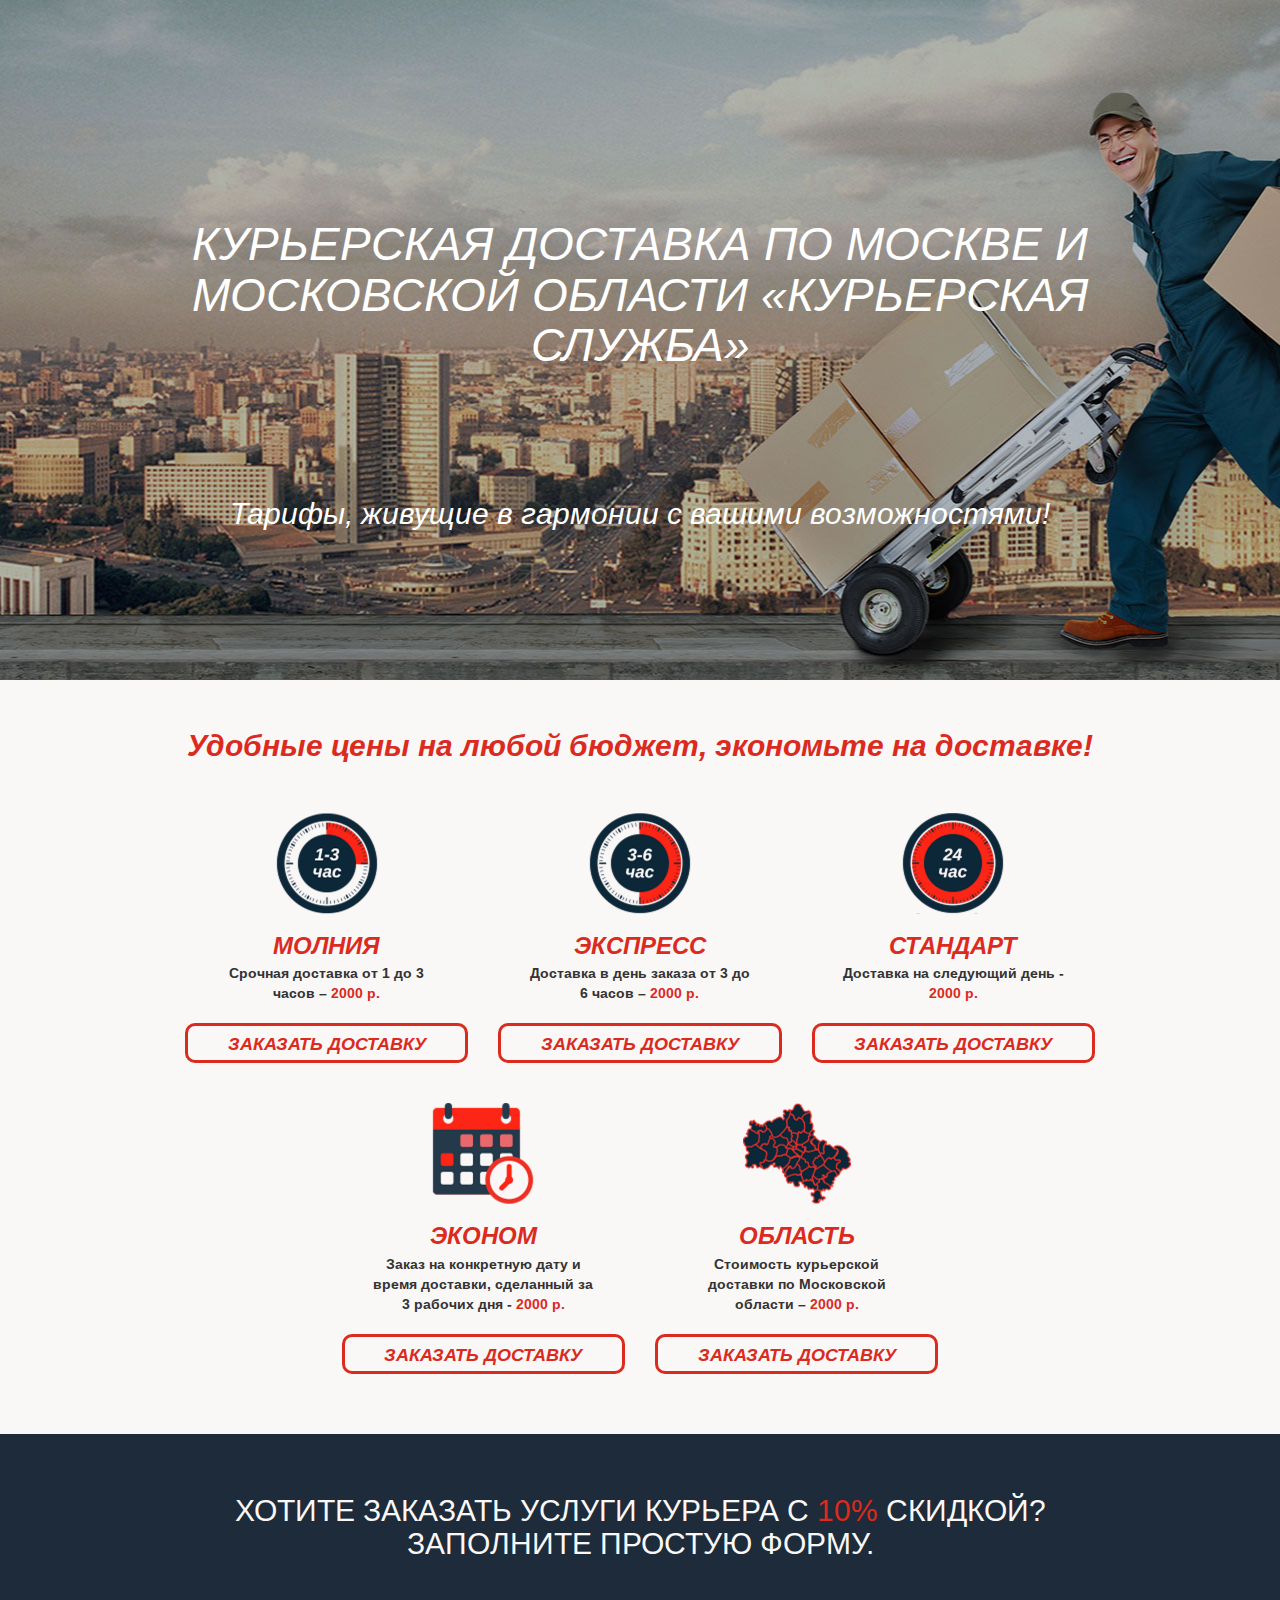
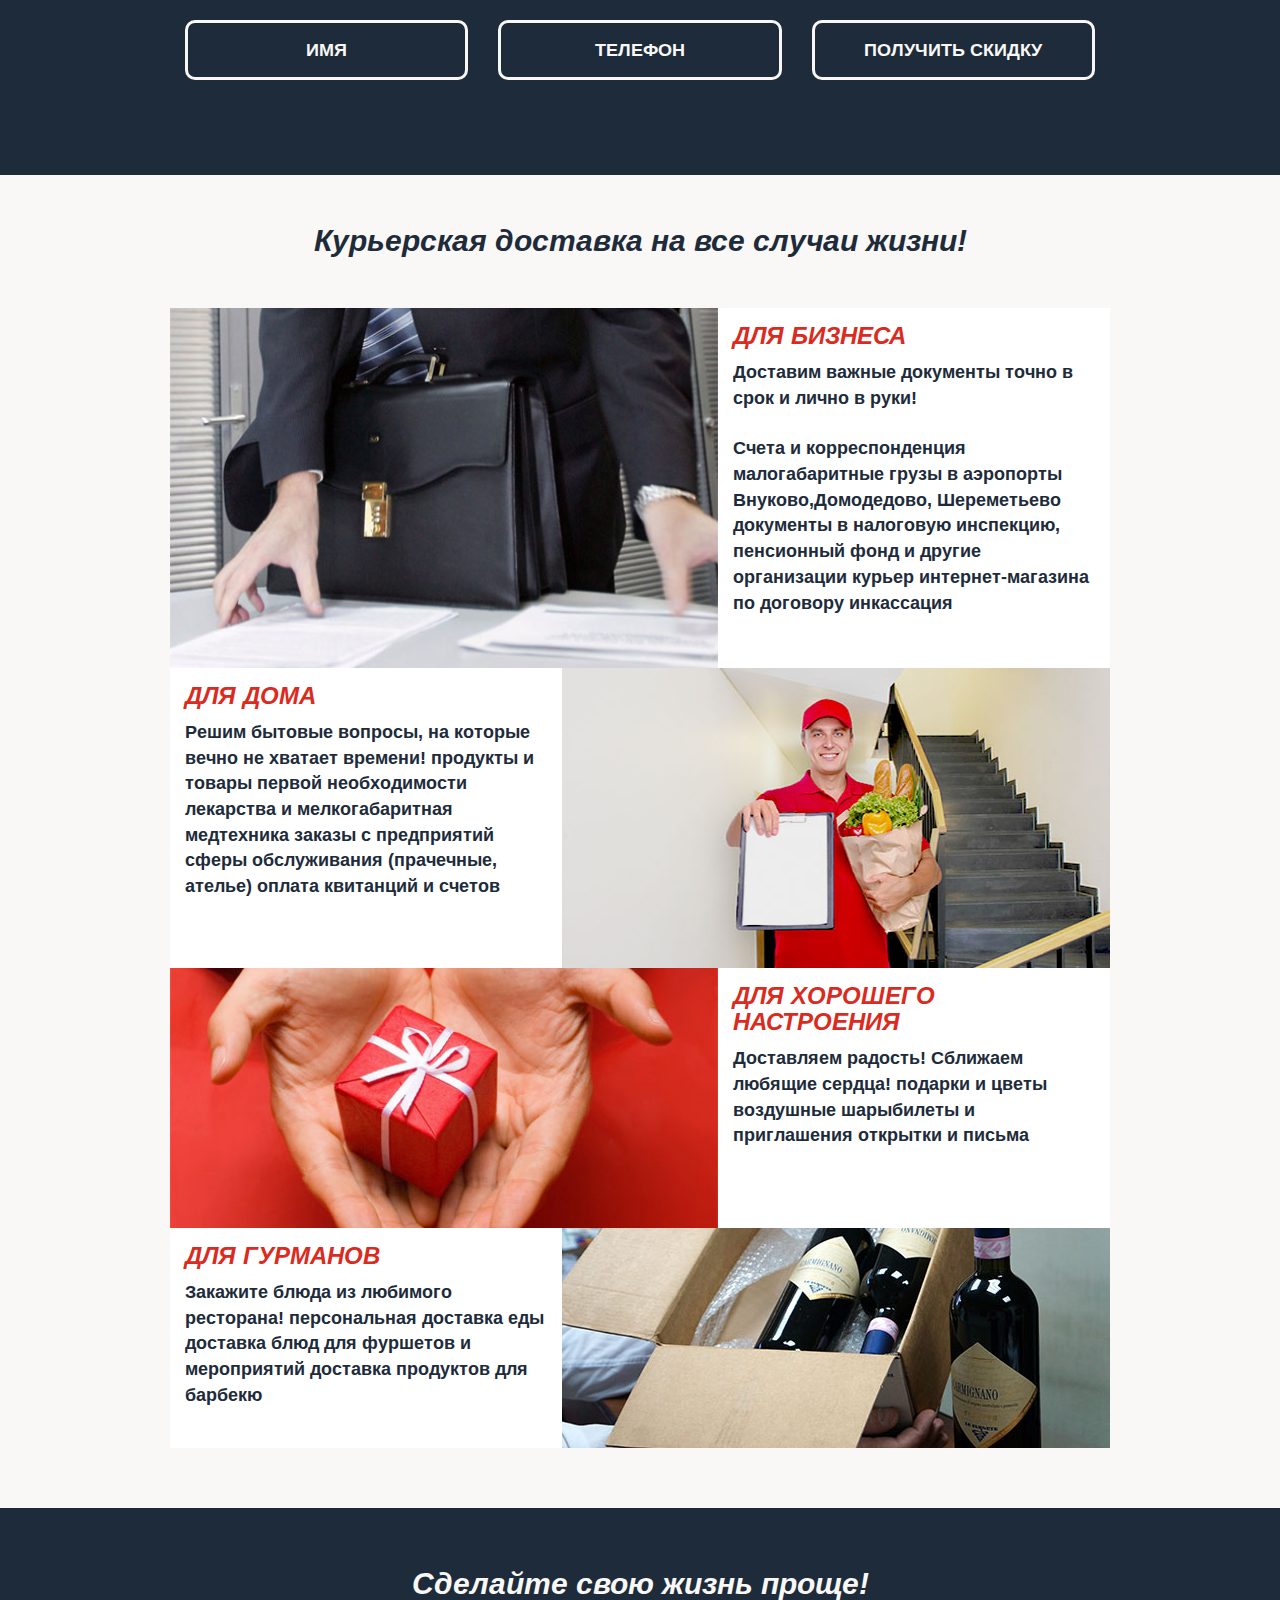
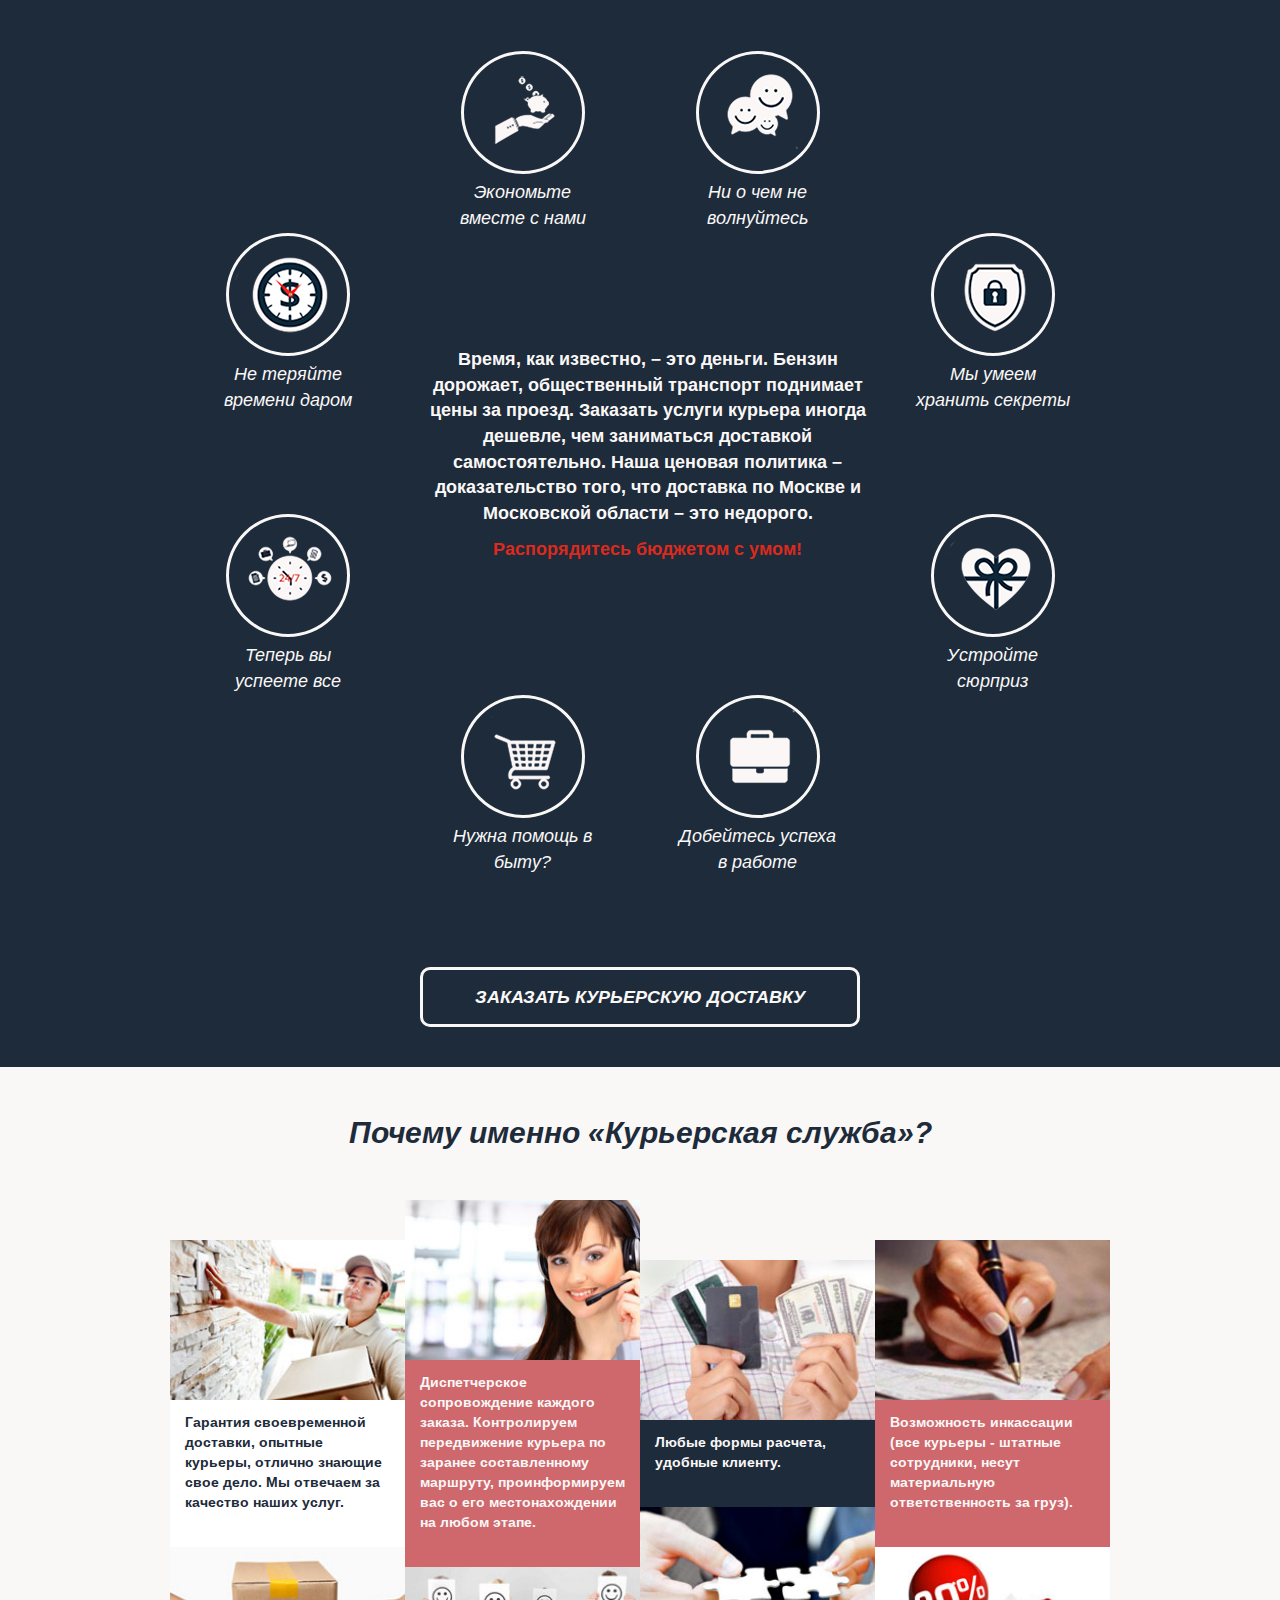
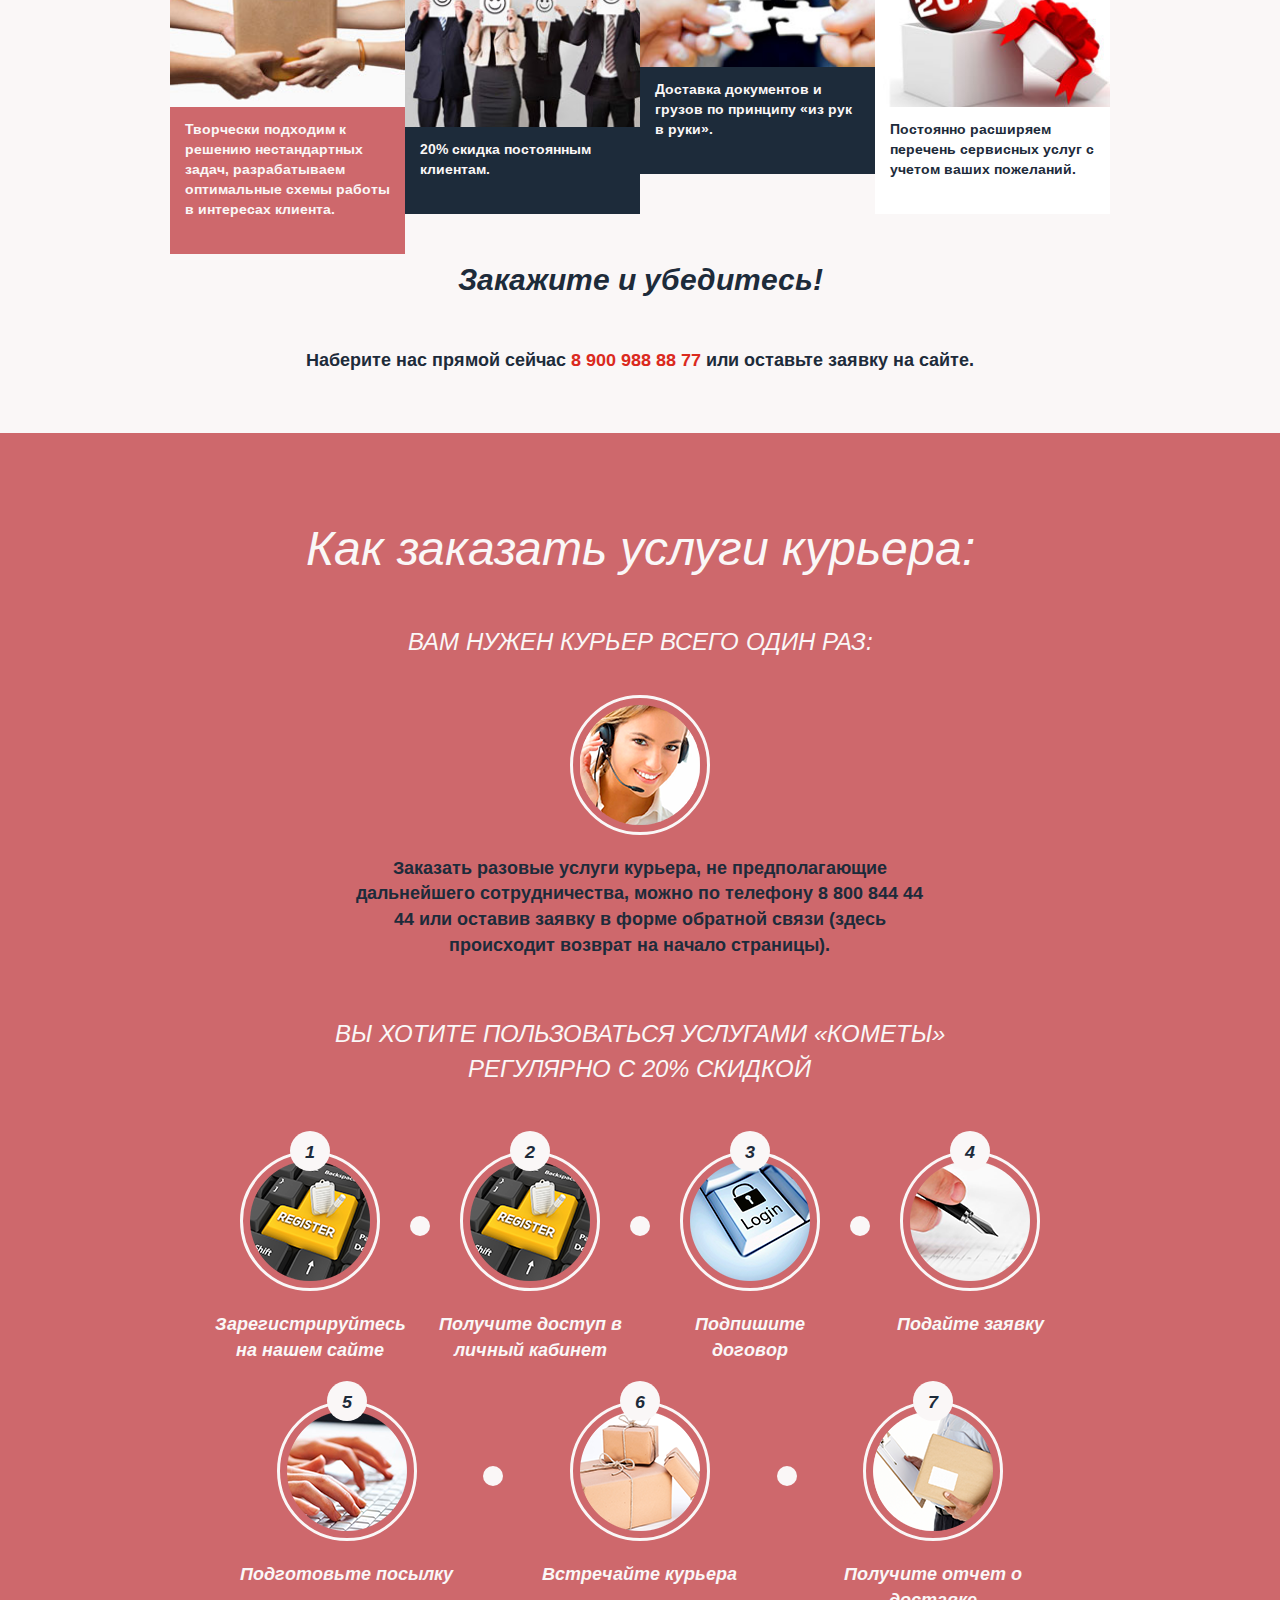
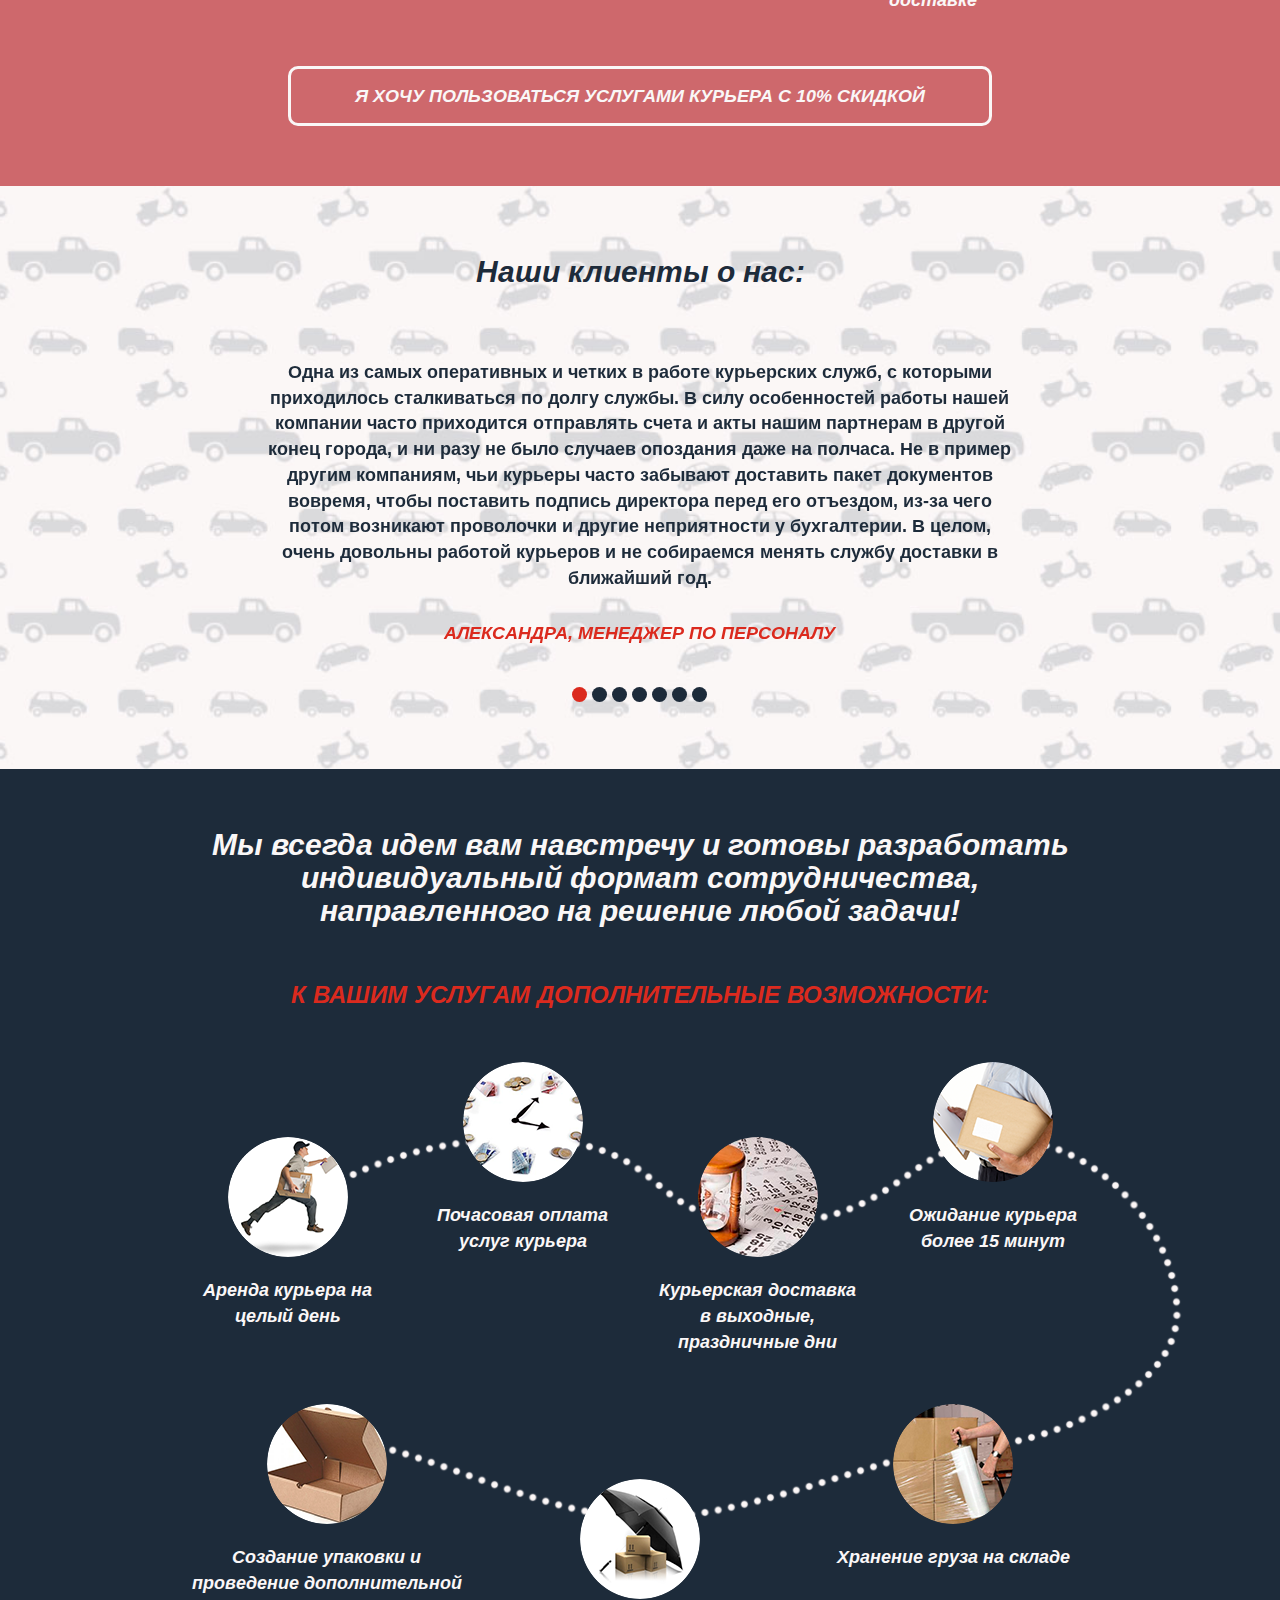
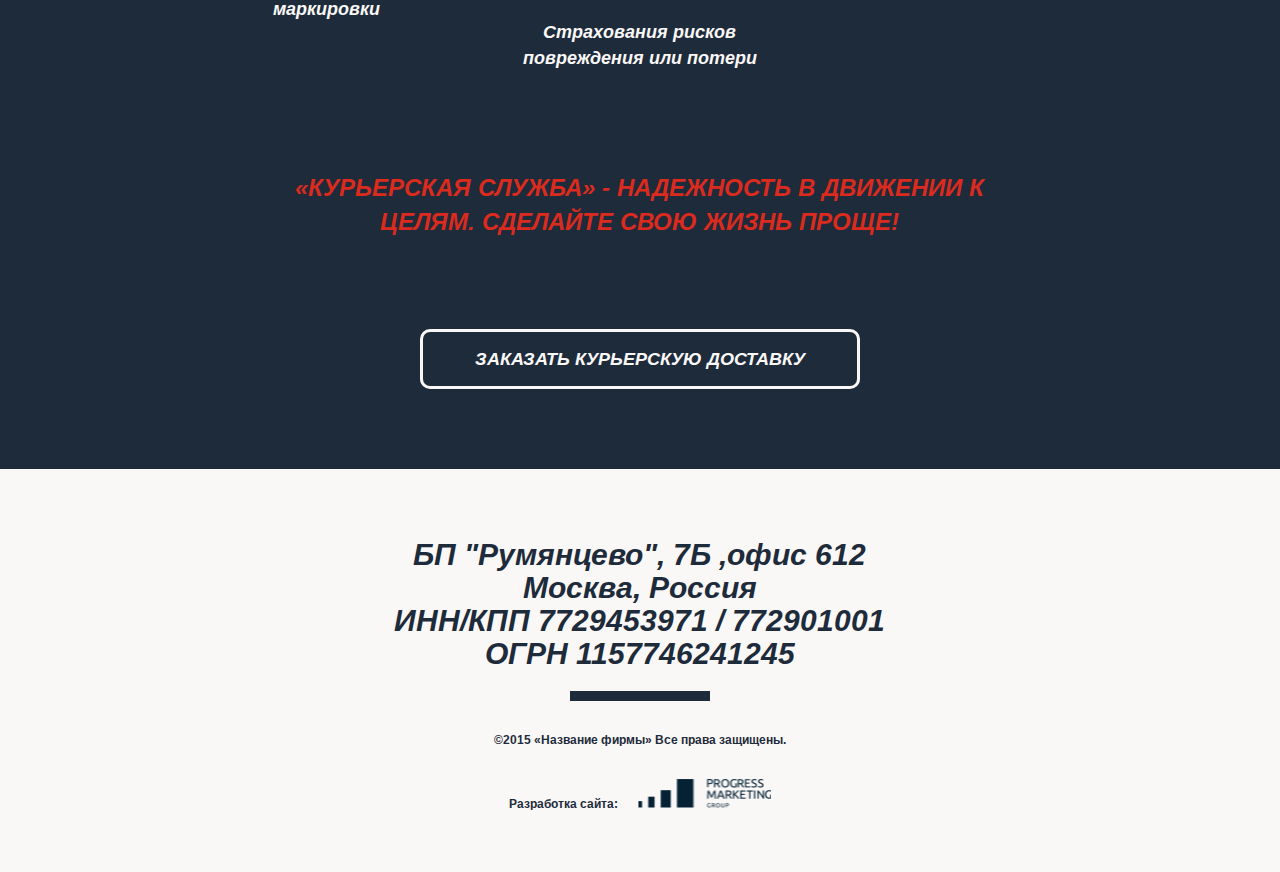
<file: mainPage/index.html>
<!DOCTYPE html>
<html lang="en">

<head>
  <meta charset="UTF-8">
  <title>Main Page</title>
  <link href='https://fonts.googleapis.com/css?family=Arimo:400,400italic,700,700italic&subset=latin,cyrillic-ext,latin-ext,cyrillic' rel='stylesheet' type='text/css'>
  <link rel="stylesheet" href="css/bootstrap.min.css">
  <link rel="stylesheet" type="text/css" href="css/style.css">
  <script src="js/jquery-1.12.2.js"></script>
  <script src="js/bootstrap.min.js"></script>
  <script src="js/jquery.dw_hoverswapcontent.js"></script>
</head>

<body>
  <script>$(document).ready(function(){$('[data-toggle="tooltip"]').tooltip();});</script>

  <!--header-->

  <section class="section">
        <header class="header">
            <div class="container">
                <div class="row">
                    <div class="col-xs-12">
                        <h1>Курьерская доставка по Москве и Московской области «Курьерская служба»</h1>
                        <h3>Тарифы, живущие в гармонии с вашими возможностями!</h3>
                    </div>
                </div>
            </div>
        </header>
    </section>

  <!--prices-->

  <section class="section section-white section-prices">
        <div class="container">
            <div class="row">
                <div class="col-xs-12">
                    <h3 class="title-red">Удобные цены на любой бюджет, экономьте на доставке! </h3>
                </div>
               
                <div class="prices-box col-md-4 col-sm-4 col-xs-12 ">
                    <div class="box-section-white">
                        <span class="ico-box"></span>
                        <span class="title-24">Молния</span>
                        <span class="title-14">Срочная доставка от 1 до 3 часов – <span>2000 р.</span></span>
                        <button class="btn btn-primary btn-sm" data-target="#order" data-toggle="modal" type="button">Заказать доставку</button>
                    </div>
                </div>
               
                <div class="prices-box col-md-4 col-sm-4 col-xs-12 ">
                    <div class="box-section-white">
                        <span class="ico-box"></span>
                        <span class="title-24">Экспресс</span>
                        <span class="title-14">Доставка в день заказа от 3 до 6 часов – <span>2000 р.</span></span>
                        <button class="btn btn-primary btn-sm" data-target="#order" data-toggle="modal" type="button">Заказать доставку</button>
                    </div>
                </div>
               
                <div class="prices-box col-md-4 col-sm-4 col-xs-12">
                    <div class="box-section-white">
                        <span class="ico-box"></span>
                        <span class="title-24">стандарт</span>
                        <span class="title-14">Доставка  на следующий день - <span>2000 р.</span></span>
                        <button class="btn btn-primary btn-sm" data-target="#order" data-toggle="modal" type="button">Заказать доставку</button>
                    </div>
                </div>
                
                <div class="prices-box col-md-4 col-md-offset-2 col-sm-4 col-sm-offset-2 col-xs-12">
                    <div class="box-section-white">
                        <span class="ico-box"></span>
                        <span class="title-24">эконом</span>
                        <span class="title-14">Заказ на конкретную дату и время доставки, сделанный за 3 рабочих дня - <span>2000 р.</span></span>
                        <button class="btn btn-primary btn-sm" data-target="#order" data-toggle="modal" type="button">Заказать доставку</button>
                    </div>
                </div>
                
                <div class="prices-box col-md-4 col-sm-4 col-xs-12">
                    <div class="box-section-white">
                        <span class="ico-box"></span>
                        <span class="title-24">Область</span>
                        <span class="title-14">Стоимость курьерской доставки по Московской области – <span>2000 р.</span></span>
                        <button class="btn btn-primary btn-sm" data-target="#order" data-toggle="modal" type="button">Заказать доставку</button>
                    </div>
                </div>
            </div>
        </div>
    </section>

  <!--discont-->

  <section class="section section-discount section-blue">
        <div class="container">
            <div class="row">
                <div class="col-xs-12">
                    <h2>Хотите заказать услуги курьера с <span>10%</span> скидкой? Заполните простую форму.</h2>
                </div>
                <form method="post" class="form-discount">
                    <div class="col-md-4 col-sm-4 col-xs-12">
                        <div class="form-group">
                            <input type="text" class="form-control" placeholder="Имя" required>
                        </div>
                    </div>
                    <div class="col-md-4 col-sm-4 col-xs-12">
                        <div class="form-group">
                            <input type="phone" class="form-control" placeholder="Телефон" required>
                        </div>
                    </div>
                    <div class="col-md-4 col-sm-4 col-xs-12">
                        <div class="form-group">
                            <button type="submit" class="btn btn-primary btn-lg" data-target="#ready" data-toggle="modal" >Получить скидку</button>
                        </div>
                    </div>
                </form>
            </div>
        </div>
    </section>

  <!--iformation-->

  <section class="section section-white section-information">
        <div class="container">
            <div class="row">
                <div class="col-xs-12">
                    <h3 class="title-blue">Курьерская доставка на все случаи жизни!</h3>
                </div>
               
                <div class="col-md-7 col-sm-7 col-xs-12 img-row-1" >
                    <div class="img-box-360"></div>
                </div>
                <div class="col-md-5 col-sm-5 col-xs-12 box-info box-info-360">
                    <div class="box-text">
                        <h3 class="title-24">Для бизнеса</h3>
                        <p>Доставим важные документы точно в срок и лично в руки!</p>
                        <p>Счета и корреспонденция малогабаритные грузы в аэропорты Внуково,Домодедово, Шереметьево документы в налоговую инспекцию, пенсионный фонд и другие организации курьер интернет-магазина по договору инкассация</p>
                    </div>
                </div>
              
                <div class="adaptive col-md-7 col-sm-7 col-xs-12  img-row-2" >
                    <div class="img-box-300"></div>
                </div>
                <div class="col-md-5 col-sm-5 col-xs-12 box-info box-info-300">
                    <div class="box-text">
                        <h3 class="title-24">Для дома</h3>
                        <p>Решим бытовые вопросы, на которые вечно не хватает времени! продукты и товары первой необходимости лекарства и мелкогабаритная медтехника заказы с предприятий сферы обслуживания (прачечные, ателье) оплата квитанций и счетов</p>
                    </div>
                </div>
                <div class="normal col-md-7 col-sm-7 col-xs-12  img-row-2" >
                    <div class="img-box-300"></div>
                </div>
               
                <div class="col-md-7 col-sm-7 col-xs-12 img-row-3" >
                    <div class="img-box-260"></div>
                </div>
                <div class="col-md-5 col-sm-5 col-xs-12 box-info box-info-260">
                    <div class="box-text">
                        <h3 class="title-24">Для хорошего настроения</h3>
                        <p>Доставляем радость! Сближаем любящие сердца! подарки и цветы воздушные шарыбилеты и приглашения открытки и письма</p>
                    </div>
                </div>

                <div class="adaptive col-md-7 col-sm-7 col-xs-12 img-row-4" >
                    <div class="img-box-220"></div>
                </div>
               
                <div class="col-md-5 col-sm-5 col-xs-12 box-info box-info-220">
                    <div class="box-text">
                        <h3 class="title-24">Для гурманов</h3>
                        <p>Закажите блюда из любимого ресторана! персональная доставка еды доставка блюд для фуршетов и мероприятий доставка продуктов для барбекю</p>
                    </div>
                </div>
                <div class="normal col-md-7 col-sm-7 col-xs-12 img-row-4" >
                    <div class="img-box-220"></div>
                </div>
            </div>
        </div>
    </section>


  <!--order-->

<script type="text/javascript">
$(document).ready(function(){
    var opts = {
        displayDefault: false
    }
    var content = {
        'order-box-1': '<p>Время, как известно, – это деньги. Бензин дорожает, общественный транспорт поднимает цены за проезд. Заказать услуги курьера иногда дешевле, чем заниматься доставкой самостоятельно. Наша ценовая политика – доказательство того, что доставка по Москве и Московской области – это недорого.</p><span>Распорядитесь бюджетом с умом!</span>',
        'order-box-2': '<p>Зачем просить малознакомых людей доставить по нужному адресу что-то важное? Вы им доверяете? Мы гарантируем быструю и четкую работу курьера, который доставит ваш груз именно туда, куда нужно, и в оговоренные сроки. Работаем по договору.</p><span>Нам можно доверить самое ценное!</span>',
        'order-box-3': '<p>Полная конфиденциальность ваших документов и посылок гарантирована договором, вы можете быть уверены, что факт оправки или содержание отправления останется в тайне. </p><span>Ваше спокойствие – вопрос нашей репутации!</span>',
        'order-box-4': '<p>Порадуйте дорогих вам людей цветами, приятными сюрпризами, подарками, которые доставят прямо домой. Подарить внимание, находясь в другом конце города – это признак особого отношения.</p><span>Не экономьте на эмоциях! Дарите радость!</span>',
        'order-box-5': '<p>Своевременно решенные вопросы – залог успеха, как предпринимателя, так и карьериста. Отправляйте срочную корреспонденцию, сдавайте отчеты, присылайте коммерческие предложения и договоры быстрее конкурентов.</p><span>Станьте незаменимым! Успейте все!</span>',
        'order-box-6': '<p>Часть домашних забот можно переложить на наши плечи: мы купим и привезем продукты из супермаркета, съездим в аптеку и прачечную, заберем костюм из химчистки</p><span>Не тратьте силы на то, что можно перепоручить! </span>',
        'order-box-7': '<p>Поручив нам доставку, вы избавляетесь от необходимости провести полдня в пробках и сможете переделать кучу более важных дел. </p> <span>Живите в ритме большого города!</span>',
        'order-box-8': '<p>Время слишком ценный ресурс, чтобы тратить его на разъезды. Закажите услугу курьерской доставки там, где не требуется личного присутствия, и потратьте освободившееся время на что-то более приятное</p><span>Ваша свобода – наша работа!</span>'
    }
    
    $( document ).dw_hoverSwapContent(content, opts);
});

</script>

  <section class="section section-blue section-order">
        <div class="container">
            <div class="row">
                <div class="col-xs-12">
                    <h3 class="title-white">Сделайте свою жизнь проще!</h3>
                </div>
               
                <div class="order-col col-md-3 col-md-offset-3 col-sm-3 col-sm-offset-3 col-xs-12">
                    <div class="order-box showInfo order-box-1">
                        <span class="ico-order" ></span>
                        <span class="title-18">Экономьте вместе с нами</span>
                    </div>
                </div>
               
                <div class="order-col col-md-3 col-sm-3 col-xs-12">
                    <div class="order-box showInfo order-box-2">
                        <span class="ico-order" ></span>
                        <span class="title-18">Ни о чем не волнуйтесь</span>
                    </div>
                </div>
               
                <div class="col-md-3 col-sm-3"><div class="empty-box"></div></div>
               
                <div class="order-col col-md-3 col-sm-3 col-xs-12">
                    <div class="order-box showInfo order-box-3">
                        <span class="ico-order" ></span>
                        <span class="title-18">Не теряйте времени даром</span>
                    </div>
                </div>
              
                <div class=" order-col col-md-3 col-md-offset-6 col-sm-3 col-sm-offset-6 col-xs-12">
                    <div class="order-box showInfo order-box-4">
                        <span class="ico-order"></span>
                        <span class="title-18">Мы умеем хранить секреты</span>
                    </div>
                </div>
              
                <div class="order-col col-md-3 col-sm-3 col-xs-12 row-3">
                    <div class="order-box showInfo order-box-5">
                        <span class="ico-order" ></span>
                        <span class="title-18">Теперь вы успеете все</span>
                    </div>
                </div>
               
                <div class="order-col col-md-3 col-md-offset-6 col-sm-3 col-sm-offset-6 col-xs-12 row-3">
                    <div class="order-box showInfo order-box-6">
                        <span class="ico-order" ></span>
                        <span class="title-18">Устройте сюрприз</span>
                    </div>
                </div>
                
                <div class="order-col col-md-3 col-md-offset-3 col-sm-3 col-sm-offset-3 col-xs-12">
                    <div class="order-box showInfo order-box-7">
                        <span class="ico-order" ></span>
                        <span class="title-18">Нужна помощь в быту?</span>
                    </div>
                </div>
                
                <div class="order-col col-md-3 col-sm-3 col-xs-12">
                    <div class="order-box showInfo order-box-8">
                        <span class="ico-order" ></span>
                        <span class="title-18">Добейтесь успеха в работе</span>
                    </div>
                </div>
                
                <div class="col-md-6 col-md-offset-3 col-sm-6 col-sm-offset-3">
                    <div class="text">
                    <div id="infoDiv">
                        <p>Время, как известно, – это деньги. Бензин дорожает, общественный транспорт поднимает цены за проезд. Заказать услуги курьера иногда дешевле, чем заниматься доставкой самостоятельно. Наша ценовая политика – доказательство того, что доставка по Москве и Московской области – это недорого.</p><span>Распорядитесь бюджетом с умом!</span>
                    </div>                       
                    </div>
                </div>
              
                <div class="col-md-6 col-md-offset-3">
                    <button class="btn btn-primary btn-lg" data-target="#order" data-toggle="modal" type="button">Заказать курьерскую доставку</button>
                </div>
            </div>
        </div>
  </section>


  <!-- offers -->

  <section class="section section-white offers-section">
        <div class="container">
            <h3 class="title-blue">Почему именно «Курьерская служба»?</h3>
            <div class="row">
                
                <div class="offers-top-box col-md-3 col-sm-6 col-xs-12 white-box top-box-40">
                    <span class="img-box" ></span>
                    <p>Гарантия своевременной доставки, опытные курьеры, отлично знающие свое дело. Мы отвечаем за качество наших услуг.</p>
                </div>
               
                <div class="offers-top-box col-md-3 col-sm-6 col-xs-12 red-box">
                    <span class="img-box" ></span>
                    <p>Диспетчерское сопровождение каждого заказа. Контролируем передвижение курьера по заранее составленному маршруту, проинформируем вас о его местонахождении на любом этапе.</p>
                </div>
                
                <div class="offers-top-box col-md-3 col-sm-6 col-xs-12 blue-box top-box-60">
                    <span class="img-box" ></span>
                    <p>Любые формы расчета, удобные клиенту.</p>
                </div>
                
                <div class="offers-top-box col-md-3 col-sm-6 col-xs-12 red-box top-box-40">
                    <span class="img-box" ></span>
                    <p>Возможность инкассации (все курьеры - штатные сотрудники, несут материальную ответственность за груз).</p>
                </div>
                </div>
                <div class="row">
                  
                <div class="offers-bottom-box col-md-3 col-sm-6 col-xs-12 red-box top-box--20">
                    <span class="img-box" ></span>
                    <p>Творчески подходим к решению нестандартных задач, разрабатываем оптимальные схемы работы в интересах клиента.</p>
                </div>
              
                <div class="offers-bottom-box col-md-3 col-sm-6 col-xs-12 blue-box">
                    <span class="img-box" ></span>
                    <p>20% скидка постоянным клиентам.</p>
                </div>
               
                <div class="offers-bottom-box col-md-3 col-sm-6 col-xs-12 blue-box top-box--60">
                    <span class="img-box" ></span>
                    <p>Доставка документов и грузов по принципу «из рук в руки».</p>
                </div>
               
                <div class="offers-bottom-box col-md-3 col-sm-6 col-xs-12 white-box top-box--20">
                    <span class="img-box" ></span>
                    <p>Постоянно расширяем перечень сервисных услуг с учетом ваших пожеланий.</p>
                </div>
                
                
            </div>
            <h3 class="title-blue">Закажите и убедитесь!</h3>
            <span class="title-18">Наберите нас прямой сейчас <span>8 900 988 88 77</span> или оставьте заявку на сайте.</span>
        </div>
    </section>

   

  <!-- service -->

  <section class="section section-red section-service">
        <div class="container">
            <div class="row">
                <div class="col-xs-12">
                    <h4>Как заказать услуги курьера:</h4>
                    <span class="title-24">Вам нужен курьер всего один раз:</span>
                    <span class="ico-circle ico-circle-head" ></span>
                    <div class="col-md-8 col-md-offset-2 col-sm-8 col-sm-offset-2 col-xs-12">
                        <p class="title-18">Заказать разовые услуги курьера, не предполагающие дальнейшего сотрудничества, можно по телефону 8 800 844 44 44 или оставив заявку в форме обратной связи (здесь происходит возврат на начало страницы).</p>
                    </div>
                    <div class="col-xs-12">
                        <div class="col-md-10 col-md-offset-1 col-sm-10 col-sm-offset-1 col-xs-12">
                            <span class="title-24">Вы хотите пользоваться услугами  «Кометы» регулярно с 20% скидкой</span>
                        </div>
                       
                        <div class="service-box col-md-3 col-sm-4 col-xs-12">
                            <div class="box-services" data-toggle="tooltip" data-placement="bottom" title="Заполните простую форму и пользуйтесь услугами наших курьеров при любой необходимости. Регистрация дает вам право на скидку во время проведения акций.">
                                <span class="number">1</span>
                                <span class="ico-circle " ></span>
                                <p class="title-18">Зарегистрируйтесь на нашем сайте</p>
                            </div>
                            <span class="next-1"></span>
                        </div>
                       
                        <div class="service-box col-md-3 col-sm-4 col-xs-12">
                            <div class="box-services" data-toggle="tooltip" data-placement="bottom" title="После регистрации на нашем сайте вы получите доступ в личный кабинет, который даст вам возможность размещать заявки и видеть расчет стоимости заказов.">
                                <span class="number">2</span>
                                <span class="ico-circle" ></span>
                                <p class="title-18">Получите доступ в личный кабинет</p>
                            </div>
                            <span class="next-2"></span>
                        </div>
                        
                        <div class="service-box col-md-3 col-sm-4 col-xs-12">
                            <div class="box-services" data-toggle="tooltip" data-placement="bottom" title="На указанный вами e-mail вы получите договор о сотрудничестве.  Договор заключается, как с физическими, так и с юридическими лицами и защищает интересы обоих сторон. Подписание договора производится однократно по приезду курьера, впоследствии вы можете пользоваться услугами нашей компании по упрощенной схеме.">
                                <span class="number">3</span>
                                <span class="ico-circle " ></span>
                                <p class="title-18">Подпишите договор</p>
                            </div>
                            <span class="next-3"></span>
                        </div>
                       
                        <div class="service-box col-md-3 col-sm-4 col-xs-12">
                            <div class="box-services" data-toggle="tooltip" data-placement="bottom" title="Оформите заявку на доставку заказа в вашем личном кабинете. Наш менеджер свяжется с вами в течение 30 секунд.">
                                <span class="number">4</span>
                                <span class="ico-circle " ></span>
                                <p class="title-18">Подайте заявку</p>
                            </div>
                            <span class="next-4"></span>
                        </div>
                       
                        <div class="service-box col-md-4  col-sm-4  col-xs-12">
                            <div class="box-services" data-toggle="tooltip" data-placement="bottom" title="Упакуйте, подпишите и передайте заказ нашему курьеру.">
                                <span class="number">5</span>
                                <span class="ico-circle" ></span>
                                <p class="title-18">Подготовьте посылку</p>
                            </div>
                            <span class="next-5"></span>
                        </div>
                       
                        <div class="service-box col-md-4 col-sm-4 col-xs-12">
                            <div class="box-services" data-toggle="tooltip" data-placement="bottom" title="Курьер приезжает в назначенное время и забирает посылку со всеми сопроводительными документами. По приезду курьера осуществляется подписание накладной и производится оплата услуги.">
                                <span class="number">6</span>
                                <span class="ico-circle" ></span>
                                <p class="title-18">Встречайте курьера</p>
                            </div>
                            <span class="next-6"></span>
                        </div>
                      
                        <div class="service-box col-md-4 col-xs-12">
                            <div class="box-services" data-toggle="tooltip" data-placement="bottom" title="В заранее оговоренный срок мы осуществляем доставку вашей посылки. Мы вручаем ее получателю под роспись, с указанием фамилии и времени доставки. После оформления квитанции курьер сообщает о выполненном поручении руководству компании и клиенту по телефону. При необходимости мы можем отправить квитанцию о доставке по факсу или на ваш e-mail в виде скана. ">
                                <span class="number">7</span>
                                <span class="ico-circle" ></span>
                                <p class="title-18">Получите отчет о доставке</p>
                            </div>
                        </div>
                        <div class="col-md-10 col-md-offset-1 col-xs-12 index">
                            <button class="btn btn-primary btn-lg"  data-toggle="modal" data-target="#order" type="button">Я хочу пользоваться услугами курьера с 10% скидкой </button>
                        </div>
                    </div>
                </div>
            </div>
        </div>
    </section>  

  <!-- comment -->

  <section class="section section-comment" >
        <div class="container">
            <h3 class="title-blue">Наши клиенты о нас:</h3>
            <div class="row">
                <div class="col-md-10 col-md-offset-1 col-sm-10 col-sm-offset-1 col-xs-12">
                    <div id="myCarousel" class="carousel slide" data-ride="carousel">
 
                     <ol class="carousel-indicators">
                       <li data-target="#myCarousel" data-slide-to="0" class="active"></li>
                       <li data-target="#myCarousel" data-slide-to="1"></li>
                       <li data-target="#myCarousel" data-slide-to="2"></li>
                       <li data-target="#myCarousel" data-slide-to="3"></li>
                       <li data-target="#myCarousel" data-slide-to="4"></li>
                       <li data-target="#myCarousel" data-slide-to="5"></li>
                       <li data-target="#myCarousel" data-slide-to="6"></li>
                     </ol>

                      <div class="carousel-inner" role="listbox">
                       
                        <div class="item active">
                            <p class="title-18 title-blue">Одна из самых оперативных и четких в работе курьерских служб, с которыми приходилось сталкиваться по долгу службы. В силу особенностей работы нашей компании часто приходится отправлять счета и акты нашим партнерам в другой конец города, и ни разу не было случаев опоздания даже на полчаса. Не в пример другим компаниям, чьи курьеры часто забывают доставить пакет документов вовремя, чтобы поставить подпись директора перед его отъездом, из-за чего потом возникают проволочки и другие неприятности у бухгалтерии. В целом, очень довольны работой курьеров и не собираемся менять службу доставки в ближайший год.</p>
                            <span class="title-18 title-red">Александра, менеджер по персоналу</span>
                        </div>
                       
                        <div class="item">
                            <p class="title-18 title-blue">Когда только начинали работу нашей компании, одной из самых главных проблем была именно доставка заказов клиентам. В то время услуги курьеров стоили достаточно дорого, да и в нашем районе было всего одна-две службы доставки. Приходилось нанимать студентов или самим колесить по городу, тратя собственный бензин. Теперь эта задача полностью возложена на вашу курьерскую службу, чему мы несказанно рады. Оперативная, четко организованная работа на пять с плюсом! Уже познакомились с вашими курьерами и считаем их практически членами коллектива. Спасибо за высокое качество работы, одно удовольствие работать с вами!</p>
                            <span class="title-18 title-red">Владимир, отдел продаж</span>
                        </div>
                      
                        <div class="item">
                            <p class="title-18 title-blue">Каждый сотрудник бухгалтерии знает, сколько проблем доставляет не вовремя присланные акты, счета, сверки и другие важные документы. Особенно во время квартальных отчетов получается дурдом… поэтому решили сотрудничать с вашей службой доставки документов по городу, чем очень довольны. Идею подсказали наши партнеры, которые пользуются услугами компании уже не первый месяц. Теперь все документы, письма, оригиналы счетов и актов наша бухгалтерия получает точно в срок, без задержек и промедлений. Ребята работают быстро, город знают на отлично, на них всегда можно положиться!</p>
                            <span class="title-18 title-red">Анна Закревская, главный бухгалтер</span>
                        </div>
                      
                        <div class="item">
                            <p class="title-18 title-blue">Наш интернет-магазин в последние месяцы стремительно расширил область работы, и рук катастрофически не хватает не то чтобы на доставку, но и на обработку заказов… Наши собственные курьеры едва справлялись с нагрузкой, из-за чего приходилось подключать к работе даже менеджеров, что совсем не пошло на пользу работе магазина. Заручившись поддержкой вашей службы доставки, мы все вздохнули с облегчением. Теперь товары доставляются заказчикам быстро в течение нескольких часов в любую точку Москвы, а ребята еще и подсказывают нашим наиболее быстрые пути, которых нет на карте. Очень довольны сотрудничеством и продолжаем в том же духе!</p>
                            <span class="title-18 title-red">Андрей Житников, отдел продаж</span>
                        </div>
                       
                        <div class="item">
                            <p class="title-18 title-blue">Несколько раз пользовалась услугами вашей курьерской службы для доставки цветов нашим коллегам на день рожденья. Вместо того чтобы носиться по городу в поисках недорогого букета имениннице, мы просто оплачиваем их по карточке или наличными, и в нужный час свежие цветы приезжают к дверям нашего офиса. Идею пользоваться услугами курьерской службы оценил даже наш шеф, который теперь тоже часто отправляет важную корреспонденцию и другие бумаги партнерам и клиентам. Надежность и скорость доставки всегда на высоте, так держать!</p>
                            <span class="title-18 title-red">Инна Ковальчук</span>
                        </div>
                       
                        <div class="item">
                            <p class="title-18 title-blue">Работа с бумагами требует предельной внимательности и умения организовывать все необходимые действия по доставке, обработке и отправке корреспонденции. Сотрудничество с вашей курьерской службой очень помогает в моей работе, т.к. я всегда могу быть уверенна, что важное письмо от шефа будет доставлено точно в срок и по адресу. Радует также ценовая политика курьерской службы: постоянным клиентам часто делаются скидки, что очень приятно. Хочу сказать спасибо за надежную поддержку в работе с документами, вы очень профессиональные и ответственные партнеры! </p>
                            <span class="title-18 title-red">Мария Кульчинская, секретарь</span>
                        </div>

                       </div>
                    </div>                    
                </div>
            </div>
        </div>
  </section>


  <!-- partnership -->

  <section class="section section-blue section-partnership">
        <div class="container">
            <div class="row">
                <div class="col-xs-12">
                    <h3 class="title-white">Мы всегда идем вам навстречу и готовы разработать индивидуальный формат сотрудничества, направленного на решение любой задачи!</h3>
                </div>
                <div class="col-md-10 col-md-offset-1 col-sm-10 col-sm-offset-1 col-xs-12">
                    <span class="title-24 title-red title-top">К вашим услугам дополнительные возможности:</span>
                </div>
                
                <div class="partnership-box col-md-3 col-sm-4 col-xs-12 top-box-75 index">
                    <div class="box-circle-img">
                        <span class="box-img" ></span>
                        <span class="title-18 title-white">Аренда курьера на целый день</span>
                    </div>
                </div>
                
                <div class="partnership-box col-md-3 col-sm-4 col-xs-12 index">
                    <div class="box-circle-img">
                        <span class="box-img" ></span>
                        <span class="title-18 title-white">Почасовая оплата услуг курьера</span>
                    </div>
                </div>
                
                <div class="partnership-box col-md-3 col-sm-4 col-xs-12 top-box-75 index">
                    <div class="box-circle-img">
                        <span class="box-img" ></span>
                        <span class="title-18 title-white">Курьерская доставка в выходные, праздничные дни</span>
                    </div>
                </div>
              
                <div class="partnership-box col-md-3 col-sm-4 col-xs-12 index">
                    <div class="box-circle-img">
                        <span class="box-img" ></span>
                        <span class="title-18 title-white">Ожидание курьера более 15 минут</span>
                    </div>
                </div>
                
                <div class="partnership-box col-md-4 col-sm-4 col-xs-12 index">
                    <div class="box-circle-img">
                        <span class="box-img" ></span>
                        <span class="title-18 title-white">Создание упаковки и проведение дополнительной маркировки</span>
                    </div>
                </div>
                
                <div class="partnership-box col-md-4 col-sm-4 col-xs-12 top-box-75 index">
                    <div class="box-circle-img">
                        <span class="box-img"></span>
                        <span class="title-18 title-white">Страхования рисков повреждения или потери</span>
                    </div>
                </div>
                
                <div class="partnership-box col-md-4 col-xs-12 index">
                    <div class="box-circle-img">
                        <span class="box-img" ></span>
                        <span class="title-18 title-white">Хранение груза на складе</span>
                    </div>
                </div>

                <span class="arrow-box"></span>
                <div class="col-md-10 col-md-offset-1 col-sm-10 col-sm-offset-1 col-xs-12">
                    <span class="title-24 title-red title-bottom">«Курьерская служба» - надежность в движении к целям. Сделайте свою жизнь проще!</span>
                </div>
                <div class="col-md-6 col-md-offset-3 col-sm-6 col-sm-offset-3 col-xs-12">
                    <button class="btn btn-primary btn-lg" data-target="#order" data-toggle="modal" type="button">Заказать курьерскую доставку</button>
                </div>
            </div>
        </div>
    </section>

  

  <!-- footer -->

  <footer class="footer">
        <div class="container">
            <div class="row">
                <div class="col-md-8 col-md-offset-2 col-sm-8 col-sm-offset-2 col-xs-12">
                    <h3 class="title-blue">БП "Румянцево", 7Б ,офис 612<br/>Москва, Россия<br/>ИНН/КПП 7729453971 / 772901001<br/>ОГРН 1157746241245</h3>
                    <span class="line"></span>
                    <span class="copyright">©2015 «Название фирмы» Все права защищены.</span>
                    <span class="dev">Разработка сайта:<span></span></span>
                </div>
            </div>
        </div>
    </footer>

    <!--modal-order-->
    <script>
    $(document).ready(function(){
      $("#order").on('hidden.bs.modal', function(){
        $('#ready').modal('show');
      });
    });
    </script>
   
    <div id="order" class="modal fade" aria-hidden="false" >
        <div class="modal-dialog">
            <div class="modal-content">
                <div class="modal-body">
                    <div class="row">
                        <div class="modal-header">
                            <button class="close" data-dismiss="modal" type="button">
                                <span aria-hidden="true">×</span>
                                <span class="sr-only">Close</span>
                            </button>
                            <span class="title-18 title-white">Оставьте свои данные, и наш менеджер свяжется с Вами в течение 30 секунд.</span>
                        </div>
                        <form method="post" class="form-modal">
                            <div class="form-group col-xs-8 col-xs-offset-2">
                                <input type="text" class="form-control" placeholder="Ваше имя:" required>
                            </div>
                            <div class="form-group col-xs-8 col-xs-offset-2">
                                <input type="phone" class="form-control" placeholder="Ваш телефон:" required>
                            </div>
                            <div class="form-group col-xs-8 col-xs-offset-2">
                                <input type="email" class="form-control" placeholder="Ваша почта:" required>
                            </div>
                            <div class="form-group col-xs-8 col-xs-offset-2">
                                <button type="submit" class="btn btn-primary btn-lg" >отправить</button>
                            </div>
                        </form>
                    </div>
                </div>
            </div>
        </div>
    </div>

    <!--modal-ready-->
  
    <div id="ready" class="modal fade" aria-hidden="false" >
        <div class="modal-dialog">
            <div class="modal-content">
                <div class="modal-body">
                    <div class="row">
                        <div class="modal-header">
                            <button class="close" data-dismiss="modal" type="button">
                                <span aria-hidden="true">×</span>
                                <span class="sr-only">Close</span>
                            </button>
                            <span class="title-18 title-white">СПАСИБО!</span>
                            <span class="title-18 title-white">Ваша заявка отправленна</span>
                            <span class="ico-ok"></span>
                            <span class="title-18 title-white title-bottom">Наш менеджер свяжется с Вами в течение 10 секунд. </span>
                        </div>
                    </div>
                </div>
            </div>
        </div>
    </div>



</body>

</html>
</file>
<file: AGP/css/main.css>
@import url(https://fonts.googleapis.com/css?family=Heebo:100,300,400,500,700,900);
@import url(https://fonts.googleapis.com/css?family=Libre+Baskerville:400,400i,700);

@font-face {
	font-family: Death-Star;
	src: url('../fonts/Death-Star.otf');
}


.italic {
	font-style: italic!important
}
.serif {
	font-family: Libre Baskerville, serif!important
}
.sans-serif {
	font-family: Heebo, sans-serif!important
}
.uk-container {
	max-width: 1040px!important
	/*max-width: 920px!important*/
}
.uk-offcanvas-content {
	overflow: hidden
}
a {
	color: #ee3124;
	-o-transition: color .3s linear 0s;
	transition: color .3s linear 0s;
	-webkit-transition: color .3s linear 0s
}
a.bottom-line {
	position: relative
}
a.bottom-line:after {
	display: inline-block;
	content: "";
	background: #cf1c10;
	width: 0;
	height: 1px;
	position: absolute;
	bottom: 0;
	left: 0;
	-o-transition: width .3s linear 0s;
	transition: width .3s linear 0s;
	-webkit-transition: width .3s linear 0s
}
a.bottom-line:hover:after {
	width: 100%
}
a:hover {
	text-decoration: none;
	color: #cf1c10
}
h1, h2, h3, h4, h5, h6 {
	font-family: Libre Baskerville, serif;
	letter-spacing: 5px
}
body {
	background-color: #fff;
	position: relative;
	font-family: Heebo, sans-serif;
	font-weight: 300;
	line-height: 25px;
	-webkit-font-smoothing: antialiased
}
.fancy-title {
	font-family: Death-Star;
/*	font-style: italic;*/
	position: relative;
	letter-spacing: normal;
	line-height: 45px;
	/*margin-bottom: 20px!important;*/
	font-size: 226%;
    text-transform: uppercase;
   /* font-weight: bold;*/
}
.fancy-title span {
	color: #ee3124
}

.design-centered-agency .fancy-title {
	font-size: 25px;
    line-height: 28px;
    margin-top: 0px;
}
.about-us .fancy-title {
	font-size: 25px;
    line-height: 28px;
      margin-top: 0px;
}

.about-us .uk-first-column {
    margin-top: 50px;
}


.create-something-unique .fancy-title {
    font-family: Libre Baskerville, serif!important;
    font-style: italic;
    position: relative;
    font-size: 24px;
    text-transform: none;
}
.large-text {
	font-size: 80px;
	text-transform: uppercase;
	font-family: Death-Star !important;
}

.bg-faded-text {
	position: relative;
	display: block;
	z-index: 1;
	line-height: 100px;
	overflow: hidden;
	text-align: center;
	font-size: 80px;
}
@media (min-width:768px) {
	.bg-faded-text {
		line-height: 220px
	}
}
.bg-faded-text span.bg-text {
	position: absolute;
	display: block;
	font-style: normal!important;
	color: #fafafa;
	text-align: center;
	font-size: 80px;
	line-height: 100px;
	font-family: Death-Star;
	/*font-weight: 700;*/
	z-index: -1;
	margin: auto;
	width: 100%;
	text-transform: uppercase
}
@media (min-width:768px) {
	.bg-faded-text span.bg-text {
		font-size: 115px;
		line-height: 220px
	}
}
.left-chev-link {
	color: #4a4a4a;
	border-bottom: 1px solid #ee3124;
	/*font-family: Libre Baskerville, serif!important;*/
	/*font-style: italic;*/
	padding-bottom: 0px;
	/*font-weight: bold;*/
}
.left-chev-link span {
	font-style: normal!important;
	position: relative;
	margin-left: 0px;
	line-height: 26px
}
.left-chev-link span svg {
	margin-bottom: 4px;
	margin-right: 8px;
}
.left-chev-link:hover {
	color: #4a4a4a
}
.secondary-title {
	font-family: Heebo, sans-serif!important;
	font-weight: 700;
	letter-spacing: 0;
	font-size: 20px;
	line-height: 29px;
	margin-top: 6px;
	margin-bottom: 20px;
	color: #000
}
.secondary-title span {
	color: #ee3124
}
.hidden-till-load {
	opacity: 0;
	-o-transition: all .3s linear 0s;
	transition: all .3s linear 0s;
	-webkit-transition: all .3s linear 0s
}
.hidden-till-load.visible {
	opacity: 1
}
.italic {
	font-style: italic!important
}
.serif {
	font-family: Libre Baskerville, serif!important
}
.sans-serif {
	font-family: Heebo, sans-serif!important
}
#main_logo {
	float: left;
	position: absolute;
	left: 15px;
	top: 15px;
	width: 60px;
	height: auto;
	opacity: 0;
	z-index: 202;
	/*background-color: #fff;*/
	/*-webkit-box-shadow: 0 14px 24px 0 rgba(0, 0, 0, .5);
	box-shadow: 0 14px 24px 0 rgba(0, 0, 0, .5);*/
	-o-transition: all .3s linear 0s;
	transition: all .3s linear 0s;
	-webkit-transition: all .3s linear 0s
}
@media (min-width:769px) {
	#main_logo {
		/*top: 50px;
		left: 50px*/
		top: 45px;
        left: 130px;
	}
}
/*#main_logo:hover {
	-webkit-box-shadow: 0 14px 24px 0 rgba(0, 0, 0, .6);
	box-shadow: 0 14px 24px 0 rgba(0, 0, 0, .6)
}*/
#menu_trigger_button {
	display: inline-block;
	position: absolute;
	cursor: pointer;
	right: 15px;
	top: 15px;
	opacity: 0;
	height: 60px;
	width: 60px;
	z-index: 202;
	background-color: #000;
	/*-webkit-box-shadow: 0 14px 24px 0 rgba(0, 0, 0, .5);
	box-shadow: 0 14px 24px 0 rgba(0, 0, 0, .5);*/
	padding: 18.04px 13.2px;
	-webkit-box-sizing: border-box;
	box-sizing: border-box;
	-o-transition: all .3s linear 0s;
	transition: all .3s linear 0s;
	-webkit-transition: all .3s linear 0s
}
@media (min-width:769px) {
	#menu_trigger_button {
		/*top: 50px;
		right: 50px*/
		top: 40px;
        right: 125px;
	}
}
/*#menu_trigger_button:hover {
	-webkit-box-shadow: 0 14px 24px 0 rgba(0, 0, 0, .6);
	box-shadow: 0 14px 24px 0 rgba(0, 0, 0, .6)
}*/
#menu_trigger_button.active, #menu_trigger_button.hidden {
	opacity: 1;
	visibility: visible!important
}
#menu_trigger_button span {
	position: absolute;
	display: block;
	margin-left: auto;
	margin-right: auto;
	height: 2.4px;
	width: 34.62px;
	background-color: #fff;
	z-index: 2;
	-o-transition: all .3s linear 0s;
	transition: all .3s linear 0s;
	-webkit-transition: all .3s linear 0s
}
#menu_trigger_button span.line_1 {
	margin-top: 2px
}
#menu_trigger_button span.line_2 {
	margin-top: 11px;
	left: 13.2px;
	-o-transition: all .2s linear .3s;
	transition: all .2s linear .3s;
	-webkit-transition: all .2s linear .3s
}
#menu_trigger_button span.line_3 {
	margin-top: 20px
}
#menu_trigger_button.active {
	visibility: visible!important
}
#menu_trigger_button.active span.line_1 {
	margin-top: 10px;
	height: 2px;
	z-index: 2;
	-ms-transform: rotate(135deg);
	-webkit-transform: rotate(135deg);
	transform: rotate(135deg)
}
#menu_trigger_button.active span.line_3 {
	margin-top: 10px;
	height: 2px;
	z-index: 2;
	-ms-transform: rotate(45deg);
	-webkit-transform: rotate(45deg);
	transform: rotate(45deg)
}
#menu_trigger_button.active span.line_2 {
	-o-transition: .2s all linear 0s;
	transition: all .2s linear 0s;
	-webkit-transition: all .2s linear 0s;
	width: 0;
	left: 50%
}
#menu_trigger_button.invert, #menu_trigger_button.invert.clicked {
	box-shadow: 0 0 24px 11px #fff;
	-webkit-box-shadow: 0 0 24px 11px #fff
}
#page-loader {
	position: fixed;
	top: 0;
	left: 0;
	right: 0;
	bottom: 0;
	content: "";
	display: block;
	z-index: 999999999999;
	background: #fafafa
}
#page-loader .img-container {
	position: absolute;
	left: 50%;
	top: 50%;
	margin-left: -98px;
	margin-top: -26px;
	width: 196px;
	height: 52px;
	text-align: center!important;
	background-size: 100% auto
}
#page-loader .img-container .inner {
	display: inline-block;
	float: right;
	clear: both;
	content: "";
	position: absolute;
	top: 0;
	width: 100%;
	height: 100%;
	right: 0;
	background: #fafafa
}
#menu_container {
	position: fixed;
	font-size: 0;
	background: #fafafa;
	z-index: 99;
	display: block;
	width: 100%;
	left: -100%;
	height: 100vh;
	text-align: center;
	overflow: auto;
	-o-transition: left .5s ease-out 0s;
	transition: left .5s ease-out 0s;
	-webkit-transition: left .5s ease-out 0s
}
@media (min-width:960px) {
	#menu_container {
		background: transparent;
		-webkit-transition-duration: 0s;
		-o-transition-duration: 0s;
		transition-duration: 0s;
		-webkit-transition-delay: 1.5s;
		-o-transition-delay: 1.5s;
		transition-delay: 1.5s
	}
}
#menu_container.active {
	left: 0;
	-webkit-transition-delay: 0s;
	-o-transition-delay: 0s;
	transition-delay: 0s
}
#menu_container .link-container {
	padding-top: 80px;
	padding-bottom: 50px;
	min-height: calc(100vh - 115px);
	-webkit-box-sizing: border-box;
	box-sizing: border-box
}
@media (min-width:960px) {
	#menu_container .link-container {
		position: absolute;
		left: 0;
		right: 0;
		height: 100vh;
		padding: 0
	}
}
#menu_container .link-container a.link {
	margin-top: 30px;
	display: block;
	overflow: hidden;
	opacity: 0;
	-o-transition: opacity .1s linear 0s;
	transition: opacity .1s linear 0s;
	-webkit-transition: opacity .1s linear 0s
}
#menu_container .link-container a.link:hover {
	text-decoration: none
}
#menu_container .link-container a.link span.number {
	display: block;
	color: #ee3124;
	font-style: italic!important;
	font-family: Libre Baskerville, serif!important;
	margin-bottom: 5px;
	font-size: 12px;
	line-height: 14px;
	text-align: center;
	white-space: nowrap
}
#menu_container .link-container a.link span.name {
	margin: auto;
	position: relative;
	font-size: 24px;
	color: #000;
	padding-top: 10px;
	padding-bottom: 10px;
	font-family: Libre Baskerville, serif!important;
	-o-transition: .3s ease-in-out all 0s;
	transition: all .3s ease-in-out 0s;
	-webkit-transition: all .3s ease-in-out 0s;
	font-weight: 400;
	white-space: nowrap
}
#menu_container .link-container a.link span.name:after {
	display: block;
	content: "";
	height: 1px;
	width: 0;
	background: #ee3124;
	position: absolute;
	bottom: 0;
	right: 0;
	left: 0;
	z-index: 1;
	-o-transition: all .3s linear 0s;
	transition: all .3s linear 0s;
	-webkit-transition: all .3s linear 0s
}
#menu_container .link-container a.link span.name:before {
	display: block;
	content: "";
	height: 3px;
	width: 15px;
	/*background: #fef2f1;*/
	position: absolute;
	bottom: -1px;
	left: -10px;
	z-index: 2;
	-o-transition: .4s ease left .2s;
	transition: left .4s ease .2s;
	-webkit-transition: left .4s ease .2s
}
#menu_container .link-container a.link span.name:hover {
	text-decoration: none
}
#menu_container .link-container a.link span.name:hover:after {
	width: 100%
}
#menu_container .link-container a.link span.name:hover:before {
	left: 103%
}
#menu_container .link-container a.link.active>span.name:after {
	width: 100%
}
@media (min-width:960px) {
	#menu_container .link-container a.link {
		display: inline-block;
		background: #fafafa;
		width: 20%;
		height: 100vh;
		opacity: 1;
		margin: 0;
		border-right: 1px solid #ddd;
		-webkit-box-sizing: border-box;
		box-sizing: border-box;
		padding-top: 50vh;
		-webkit-transform: rotateY(90deg);
		transform: rotateY(90deg);
		-webkit-transform-origin: 0 0;
		-ms-transform-origin: 0 0;
		transform-origin: 0 0
	}
	#menu_container .link-container a.link:last-child {
		border-right: none
	}
	#menu_container .link-container a.link:nth-child(2n) {
		padding-top: 40vh
	}
	#menu_container .link-container a.link:nth-child(6), #menu_container .link-container a.link:nth-child(6) span {
		-o-transition: all .5s ease-in .3s;
		transition: all .5s ease-in .3s;
		-webkit-transition: all .5s ease-in .3s
	}
	#menu_container .link-container a.link:nth-child(5), #menu_container .link-container a.link:nth-child(5) span {
		-o-transition: all .5s ease-in .4s;
		transition: all .5s ease-in .4s;
		-webkit-transition: all .5s ease-in .4s
	}
	#menu_container .link-container a.link:nth-child(4), #menu_container .link-container a.link:nth-child(4) span {
		-o-transition: all .5s ease-in .5s;
		transition: all .5s ease-in .5s;
		-webkit-transition: all .5s ease-in .5s
	}
	#menu_container .link-container a.link:nth-child(3), #menu_container .link-container a.link:nth-child(3) span {
		-o-transition: all .5s ease-in .6s;
		transition: all .5s ease-in .6s;
		-webkit-transition: all .5s ease-in .6s
	}
	#menu_container .link-container a.link:nth-child(2), #menu_container .link-container a.link:nth-child(2) span {
		-o-transition: all .5s ease-in .7s;
		transition: all .5s ease-in .7s;
		-webkit-transition: all .5s ease-in .7s
	}
	#menu_container .link-container a.link:first-child, #menu_container .link-container a.link:first-child span {
		-o-transition: all .5s ease-in .8s;
		transition: all .5s ease-in .8s;
		-webkit-transition: all .5s ease-in .8s
	}
	#menu_container .link-container a.link span {
		opacity: 0
	}
}
#menu_container .footer {
	display: block;
	width: 100%;
	left: 0;
	right: 0;
	padding-bottom: 30px
}
#menu_container .footer>a {
	display: inline-block;
	color: #4a4a4a;
	font-family: Heebo, sans-serif;
	font-size: 17px;
	font-weight: 300;
	margin-bottom: 10px;
	white-space: nowrap;
	opacity: 0;
	-webkit-transform: translateY(10px);
	-ms-transform: translateY(10px);
	transform: translateY(10px);
	-o-transition: all .2s linear 0s;
	transition: all .2s linear 0s;
	-webkit-transition: all .2s linear 0s
}
#menu_container .footer>a:hover {
	text-decoration: none
}
#menu_container .footer ul.social {
	list-style-type: none;
	margin: 0;
	padding: 0;
	bottom: 0;
	display: block
}
#menu_container .footer ul.social li {
	display: inline-block;
	margin: 5px;
	-webkit-transform: translateY(10px);
	-ms-transform: translateY(10px);
	transform: translateY(10px);
	opacity: 0;
	-o-transition: all .2s linear 0s;
	transition: all .2s linear 0s;
	-webkit-transition: all .2s linear 0s
}
#menu_container .footer ul.social li a {
	color: #000;
	padding: 5px
}
@media (min-width:960px) {
	#menu_container .footer {
		position: absolute;
		bottom: 0;
		z-index: 10;
		left: 0;
		right: 0
	}
}
#menu_container.active .link-container a.link {
	opacity: 1
}
#menu_container.active .link-container a.link:first-child {
	-o-transition: all .5s ease-in .3s;
	transition: all .5s ease-in .3s;
	-webkit-transition: all .5s ease-in .3s
}
#menu_container.active .link-container a.link:first-child span {
	-o-transition: all .5s ease-in .5s;
	transition: all .5s ease-in .5s;
	-webkit-transition: all .5s ease-in .5s
}
#menu_container.active .link-container a.link:nth-child(2) {
	-o-transition: all .5s ease-in .4s;
	transition: all .5s ease-in .4s;
	-webkit-transition: all .5s ease-in .4s
}
#menu_container.active .link-container a.link:nth-child(2) span {
	-o-transition: all .5s ease-in .6s;
	transition: all .5s ease-in .6s;
	-webkit-transition: all .5s ease-in .6s
}
#menu_container.active .link-container a.link:nth-child(3) {
	-o-transition: all .5s ease-in .5s;
	transition: all .5s ease-in .5s;
	-webkit-transition: all .5s ease-in .5s
}
#menu_container.active .link-container a.link:nth-child(3) span {
	-o-transition: all .5s ease-in .7s;
	transition: all .5s ease-in .7s;
	-webkit-transition: all .5s ease-in .7s
}
#menu_container.active .link-container a.link:nth-child(4) {
	-o-transition: all .5s ease-in .6s;
	transition: all .5s ease-in .6s;
	-webkit-transition: all .5s ease-in .6s
}
#menu_container.active .link-container a.link:nth-child(4) span {
	-o-transition: all .5s ease-in .8s;
	transition: all .5s ease-in .8s;
	-webkit-transition: all .5s ease-in .8s
}
#menu_container.active .link-container a.link:nth-child(5) {
	-o-transition: all .5s ease-in .7s;
	transition: all .5s ease-in .7s;
	-webkit-transition: all .5s ease-in .7s
}
#menu_container.active .link-container a.link:nth-child(5) span {
	-o-transition: all .5s ease-in .9s;
	transition: all .5s ease-in .9s;
	-webkit-transition: all .5s ease-in .9s
}
#menu_container.active .link-container a.link:nth-child(6) {
	-o-transition: all .5s ease-in .8s;
	transition: all .5s ease-in .8s;
	-webkit-transition: all .5s ease-in .8s
}
#menu_container.active .link-container a.link:nth-child(6) span {
	-o-transition: all .5s ease-in 1s;
	transition: all .5s ease-in 1s;
	-webkit-transition: all .5s ease-in 1s
}
@media (min-width:960px) {
	#menu_container.active .link-container a.link {
		-webkit-transform: rotateY(0deg);
		transform: rotateY(0deg);
		-webkit-transform-origin: 0 0;
		-ms-transform-origin: 0 0;
		transform-origin: 0 0
	}
	#menu_container.active .link-container a.link span {
		opacity: 1
	}
}
#menu_container.active .footer>a {
	-o-transition: all .4s ease-in .5s;
	transition: all .4s ease-in .5s;
	-webkit-transition: all .4s ease-in .5s
}
#menu_container.active .footer>a, #menu_container.active .footer ul.social li {
	opacity: 1;
	-webkit-transform: translateY(0);
	-ms-transform: translateY(0);
	transform: translateY(0)
}
#menu_container.active .footer ul.social li:first-child {
	-o-transition: all .5s ease-in .5s;
	transition: all .5s ease-in .5s;
	-webkit-transition: all .5s ease-in .5s
}
#menu_container.active .footer ul.social li:nth-child(2) {
	-o-transition: all .5s ease-in .65s;
	transition: all .5s ease-in .65s;
	-webkit-transition: all .5s ease-in .65s
}
#menu_container.active .footer ul.social li:nth-child(3) {
	-o-transition: all .5s ease-in .8s;
	transition: all .5s ease-in .8s;
	-webkit-transition: all .5s ease-in .8s
}
.italic {
	font-style: italic!important
}
.serif {
	font-family: Libre Baskerville, serif!important
}
.sans-serif {
	font-family: Heebo, sans-serif!important
}
header#home .home-text-container {
	max-width: 900px;
	padding-left: 60px;
    padding-right: 60px;
    padding-top: 70px;
       padding-bottom: 150px;
}

header#home .home-text-container h1 {
	display: block;
	clear: both;
	text-align: left;
	font-size: 30px;
	line-height: 39px;
	font-weight: 300;
	font-family: heebo, sans-serif!important;
	margin-bottom: 31px;
	letter-spacing: 0;
	position: relative
}
@media (min-width:768px) {
	header#home .home-text-container h1 {
		font-size: 38px;
		line-height: 48px;
		margin-bottom: 0px;
	}
}
header#home .home-text-container h1 span {
	color: #ee3124
}
header#home .home-text-container p {
	text-align: left;
	font-weight: 300;
	font-size: 17px;
	line-height: 25px
}
header#home .home-text-container p span {
	color: #393939!important
}

.home-text-container ul {
    margin-left: 0; 
    padding-left: 0;
        margin-top: 30px; 
   }
.home-text-container li {
    list-style-type: none; 
    margin-bottom: 34px;
   }


@media (min-width:768px) {
	header#home .home-text-container p {
		font-size: 18px;
		line-height: 30px
	}
}
header#home .home-text-container a, .design-centered-agency .text-container a, .about-us .text-container a {
	font-size: 15px;
	line-height: 19px;
	text-transform: uppercase;
    /*font-weight: bold;*/
    font-family: Death-Star;
}
header#home .home-text-container a:hover {
	text-decoration: none
}
@media (min-width:768px) {
	header#home .home-text-container a, .design-centered-agency .text-container a , .about-us .text-container a {
		font-size: 18px;
		line-height: 23px
	}
}
header#home .set-height {
	padding-top: 150px
}
@media (min-width:960px) {
	header#home .set-height {
		/*height: 100vh;*/
		/*padding-top: 0*/
	}
}
header.sub-page {
	position: relative
}
header.sub-page .mobile-image-container {
	background: #fef2f1;
	padding: 100px 0 20px;
	min-height: 200px;
	margin-bottom: 50px
}
@media (min-width:960px) {
	header.sub-page .mobile-image-container {
		height: 0;
		min-height: 0;
		width: 0;
		padding: 0;
		margin: 0
	}
}
header.sub-page .mobile-image-container img {
	display: block;
	width: 100%;
	height: auto;
	max-width: 600px;
	margin: auto
}
@media (min-width:960px) {
	header.sub-page .mobile-image-container img {
		position: absolute;
		left: 40%;
		top: 100px
	}
}
header.sub-page.lets-talk .mobile-image-container {
	padding: 100px 20px 0
}
header.sub-page div.text-container .top {
	display: block;
	color: #ee3124;
	font-style: italic!important;
	font-family: Libre Baskerville, serif!important;
	font-size: 20px;
	line-height: 24px
}
header.sub-page div.text-container .secondary-title {
	font-family: Heebo, sans-serif!important;
	font-weight: 700;
	letter-spacing: 0;
	font-size: 20px;
	line-height: 29px;
	margin-top: 6px;
	margin-bottom: 20px;
	color: #000;
	text-transform: uppercase
}
@media (min-width:960px) {
	header.sub-page {
		background-color: #fef2f1;
		padding: 100px 0;
		margin-bottom: 100px
	}
	header.sub-page.agency {
		padding: 200px 0 100px
	}
	header.sub-page.agency .mobile-image-container img {
		max-width: 600px;
		left: 45%;
		top: 200px
	}
	header.sub-page.team {
		padding: 200px 0 100px
	}
	header.sub-page.team .mobile-image-container img {
		max-width: 50%;
		left: 0;
		top: auto;
		bottom: -50px
	}
	header.sub-page.lets-talk {
		padding: 100px 0 200px
	}
	header.sub-page.lets-talk .mobile-image-container img {
		max-width: 50%;
		left: 0;
		top: auto;
		bottom: -50px
	}
	header.sub-page.work {
		padding: 200px 0 100px
	}
	header.sub-page.work .mobile-image-container img {
		max-width: 50%;
		left: 2%;
		top: 200px;
		bottom: auto
	}
}
@media (min-width:960px) and (min-width:1200px) {
	header.sub-page.agency .mobile-image-container img {
		max-width: 800px;
		top: 100px
	}
}
@media (min-width:960px) and (min-width:1200px) {
	header.sub-page.team {
		margin-bottom: 150px
	}
}
@media (min-width:960px) and (min-width:1200px) {
	header.sub-page.team .mobile-image-container img {
		max-width: 700px;
		left: calc((100% - 1200px) / 2);
		bottom: -150px
	}
}
@media (min-width:960px) and (min-width:1200px) {
	header.sub-page.lets-talk {
		margin-bottom: 150px
	}
}
@media (min-width:960px) and (min-width:960px) {
	header.sub-page.lets-talk .mobile-image-container img {
		margin-left: 50px
	}
}
@media (min-width:960px) and (min-width:1200px) {
	header.sub-page.lets-talk .mobile-image-container img {
		max-width: 650px;
		left: calc((100% - 1200px) / 2);
		bottom: -80px
	}
}
@media (min-width:960px) and (min-width:1200px) {
	header.sub-page.work {
		margin-bottom: 80px;
		padding-bottom: 150px
	}
}
@media (min-width:960px) and (min-width:1200px) {
	header.sub-page.work .mobile-image-container img {
		max-width: 660px;
		left: calc((100% - 1200px) / 2);
		bottom: -60px
	}
}
.italic {
	font-style: italic!important
}
.serif {
	font-family: Libre Baskerville, serif!important
}
.sans-serif {
	font-family: Heebo, sans-serif!important
}
#pg_404 {
	background: #fef2f1;
	opacity: 0;
	width: 100%;
	text-align: center
}
#pg_404+footer {
	display: none;
	visibility: hidden
}
#pg_404:after, #pg_404:before {
	display: none!important
}
@media (min-width:960px) {
	#pg_404 {
		background-image: url(../img/404.5f1bb131.jpg);
		background-repeat: no-repeat;
		background-size: auto 80vh;
		background-position: 100%
	}
}
#pg_404 div.middle {
	width: 100%;
	text-align: center
}
@media (min-width:960px) {
	#pg_404 div.middle {
		text-align: left
	}
}
#pg_404 h2.secondary-title {
	font-family: Heebo, sans-serif!important;
	font-weight: 700;
	font-size: 300%;
	letter-spacing: 0;
	line-height: 29px;
	margin-top: 6px;
	margin-bottom: 20px;
	color: #000
}
@media (min-width:960px) {
	#pg_404 h2.secondary-title {
		font-family: Heebo, sans-serif;
		font-size: 144px;
		font-weight: 100;
		line-height: 168px;
		margin-bottom: 0
	}
}
#pg_404 p.text-404 {
	font-family: Heebo, sans-serif;
	font-size: 48px;
	font-weight: 100;
	line-height: 70px;
	margin-top: 5px;
	color: #4a4a4a;
	display: none;
	visibility: hidden
}
@media (min-width:960px) {
	#pg_404 p.text-404 {
		display: block;
		visibility: visible
	}
}
#pg_404 p {
	font-family: Heebo, sans-serif;
	font-size: 16px;
	font-weight: 300;
	line-height: 20px;
	color: #4a4a4a
}
@media (min-width:960px) {
	#pg_404 p {
		font-size: 22px;
		line-height: 28px
	}
}
#pg_404 a {
	font-weight: 500;
	line-height: 27px;
	display: inline-block;
	color: #4a4a4a;
	position: relative;
	padding-left: 15px
}
#pg_404 a:hover {
	text-decoration: none
}
#pg_404 a svg polyline {
	stroke-width: 2
}
#pg_404 a svg {
	position: absolute;
	top: 3px;
	left: 0
}
@media (min-width:960px) {
	#pg_404 a {
		font-size: 22px;
		line-height: 28px;
		padding-left: 20px
	}
	#pg_404 a svg {
		top: 4px;
		-webkit-transform: scale(1.25);
		-ms-transform: scale(1.25);
		transform: scale(1.25)
	}
}
.italic {
	font-style: italic!important
}
.serif {
	font-family: Libre Baskerville, serif!important
}
.sans-serif {
	font-family: Heebo, sans-serif!important
}
footer {
	padding-top: 35px;
	padding-bottom: 35px;
	z-index: 4;
	background: #fff
}
footer h1, footer h2, footer h3, footer h4, footer h5, footer h6 {
	font-family: Heebo, sans-serif!important;
	color: #4a4a4a;
	font-weight: 300;
	margin-bottom: 40px;
	letter-spacing: 0!important;

}

footer h2 {
	color: #000;
	font-size: 300%;
	display: inline-block;
	margin: auto;
	margin-bottom: 35px;
	z-index: 10;
	position: relative;
}
footer h2:after {
	height: 3px;
	width: 100%;
	display: block;
	bottom: 5px;
	position: absolute;
	content: "";
	background: #ee3124
}
footer h2 span {
	color: #ee3124
}
footer h2:hover:after {
	-webkit-animation: bottomlineanimation .5s 1;
	animation: bottomlineanimation .5s 1
}
footer a, footer p {
	color: #4a4a4a;
	font-weight: 300;
	line-height: 37px;
	margin: 0
}
footer a[uk-icon], footer p[uk-icon] {
	color: #000
}
footer a {
	-o-transition: all .3s linear 0s;
	transition: all .3s linear 0s;
	-webkit-transition: all .3s linear 0s
}
footer a:hover {
	color: #ee3124;
	text-decoration: none
}
footer.single-work-footer {
	background: transparent;
	padding: 30px 0 80px;
	margin: 0;
	position: relative;
	z-index: 90
}
@media (min-width:768px) {
	footer.single-work-footer {
		padding: 100px 0
	}
}
footer.single-work-footer a {
	display: inline-block!important;
	color: #030303;
	font-size: 30px
}
@media (min-width:768px) {
	footer.single-work-footer a {
		font-size: 48px
	}
}
footer.single-work-footer a span {
	color: #ee3124
}
footer.single-work-footer a:after {
	display: block;
	width: 100%;
	height: 3px;
	margin-top: 0;
	background: #ee3124;
	content: ""
}
@media (min-width:768px) {
	footer.single-work-footer a:after {
		margin-top: 8px
	}
}
footer.single-work-footer a:hover:after {
	-webkit-animation: bottomlineanimation .5s 1;
	animation: bottomlineanimation .5s 1
}
footer.footer-main .social-links a {
	margin: 0 10px
}
footer.footer-main .social-links a span {
	height: 0;
	width: 0;
	display: block;
	opacity: 0;
	color: transparent
}
footer.footer-main .footer-bottom-image {
	position: relative
}
footer.footer-main .footer-bottom-image img {
	display: block;
	margin-top: 25px;
	width: 100%;
	height: auto
}
footer.footer-main .footer-bottom-image:after {
	position: absolute;
	top: 0;
	left: 0;
	right: 0;
	bottom: 0
}
@-webkit-keyframes bottomlineanimation {
	0% {
		width: 0
	}
	to {
		width: 100%
	}
}
@keyframes bottomlineanimation {
	0% {
		width: 0
	}
	to {
		width: 100%
	}
}
.italic {
	font-style: italic!important
}
.serif {
	font-family: Libre Baskerville, serif!important
}
.sans-serif {
	font-family: Heebo, sans-serif!important
}
#hero_start {
	background-color: #f0f0f0;
	background-position: 50%;
	background-size: 100% auto;
	background-repeat: repeat-y;
	position: relative;
	padding: 0;
	margin: 0
}
@media (min-width:960px) {
	#hero_start {
		/*background-image: url([data-uri])*/
	}
}
#hero_start .home-red-line {
	display: none;
	background: #ee3124;
	content: "";
	height: 150px;
	width: 3px;
	position: absolute;
	left: 50%;
	margin-left: -1.5px;
	top: 0;
	margin-top: -75px;
	z-index: 2
}
#hero_start div.hero-image-desktop {
	position: absolute;
	right: 0;
	top: -255px;
	width: 600px;
	height: auto;
	display: none;
	visibility: hidden
}
@media (min-width:960px) {
	#hero_start div.hero-image-desktop {
		display: block;
		visibility: visible
	}
}
@media (min-width:1600px) {
	#hero_start div.hero-image-desktop {
		width: 700px
	}
}
#hero_start div.hero-image-desktop:after {
	display: block;
	content: "";
	position: absolute;
	left: 0;
	right: 0;
	bottom: 0;
	top: 0;
	z-index: 2;
	background: transparent
}
#hero_start div.hero-image-desktop img {
	/*width: 100%;*/
	width: 378px;
	display: block;
	height: auto;
	/*opacity: 0*/
}
#hero_start .pink-bg {
	padding: 50px 10px;
	display: block;
	text-align: left
}
@media (min-width:768px) {
	#hero_start .pink-bg {
		padding: 125px 10px 130px 10px;
		margin-right: 80px
	}
}
#hero_start .pink-bg h1, #hero_start .pink-bg h2, #hero_start .pink-bg h3, #hero_start .pink-bg h4, #hero_start .pink-bg h5, #hero_start .pink-bg h6, #hero_start .pink-bg p, #hero_start .pink-bg span {
	max-width: 620px
}
#hero_start .pink-bg span, .design-centered-agency .text-container>span, .about-us .uk-first-column>span{
	font-family: Libre Baskerville, serif!important;
	color: #ee3124;
	font-style: italic;
	line-height: 20px;
	margin-bottom: 10px;
	font-size: 20px;
	display: block
}
#hero_start .pink-bg h2 {
	font-family: Death-Star;
    font-size: 24px;
	letter-spacing: normal;
	/*font-weight: 700;*/
	line-height: 29px;
	margin-top: 0
}
#hero_start .pink-bg h2 span {
	font-weight: 400!important;
	text-align: center;
	font-size: 20px;
	display: inline
}
#hero_start .pink-bg p {
	margin-top: 20px;
    font-size: 18px;
    line-height: 30px;
}


.about-us {
	background: #f3f3f3;
	position: relative
}
@media (min-width:960px) {
	.about-us {
		/*background: #f3f3f3 url(../img/video-bg-main.png) no-repeat;*/
		background-position: 80%;
		/*background-size: contain*/
	}
}
@media (min-width:1440px) {
	.about-us {
		background-position: 75%
	}
}
@media (min-width:1600px) {
	.about-us {
		background-position: 70%
	}
}
/*.about-us .text-container {
	margin-top: 100px;
	margin-bottom: 100px
}*/
.about-us .text-container img {
	width: 100%;
	display: block;
	max-width: 600px;
	/*margin: 50px auto 0*/
}
.about-us .text-container a {
	float: none;
	clear: both
}
.about-us .text-container a:hover {
	text-decoration: none
}


.latest-projects {
	background: #fff;
	position: relative
}
.latest-projects a {
	height: auto;
	overflow: hidden;
	text-transform: uppercase;
	/*text-align: left!important;*/
	color: #4a4a4a;
	font-family: Heebo, sans-serif!important;
	font-size: 12px;
	font-weight: 300;
	line-height: 18px;
	display: block;
	width: 100%;
	max-width: 400px;
	margin: auto
}
.latest-projects a span.name {
	display: block;
	margin-top: 22px!important;
	margin-bottom: 5px;
	overflow: hidden;
	/*white-space: nowrap;*/
	-o-text-overflow: ellipsis;
	text-overflow: ellipsis
}
.latest-projects a span.name span:not(.placeholder) {
	display: inline-block;
	margin-left: 5px
}
.latest-projects a span.name span:not(.placeholder):before {
	display: inline;
	content: "- "
}
.latest-projects a span.name span.placeholder {
	background: #fafafa;
	width: 90%;
	display: block;
	height: 10px;
	position: relative
}
.latest-projects a span.name span.placeholder:before {
	display: block;
	content: "";
	background: -webkit-gradient(linear, left top, right top, from(hsla(0, 0%, 100%, 0)), color-stop(hsla(0, 0%, 100%, .5)), to(hsla(0, 0%, 100%, 0)));
	background: -webkit-linear-gradient(left, hsla(0, 0%, 100%, 0), hsla(0, 0%, 100%, .5), hsla(0, 0%, 100%, 0));
	background: -o-linear-gradient(left, hsla(0, 0%, 100%, 0), hsla(0, 0%, 100%, .5), hsla(0, 0%, 100%, 0));
	background: linear-gradient(90deg, hsla(0, 0%, 100%, 0), hsla(0, 0%, 100%, .5), hsla(0, 0%, 100%, 0));
	width: 40px;
	-webkit-animation: go-through 1.5s linear infinite;
	animation: go-through 1.5s linear infinite;
	position: absolute;
	left: -40px;
	top: -4px;
	bottom: -4px;
	-webkit-transform: skew(-15deg, -15deg);
	-ms-transform: skew(-15deg, -15deg);
	transform: skew(-15deg, -15deg)
}
.latest-projects a:hover {
	text-decoration: none;
	color: #4a4a4a
}
.latest-projects a .image-container {
	width: 100%;
	height: 0;
	padding-bottom: 65%;
	position: relative;
	overflow: hidden;
	background: #fafafa
}
.latest-projects a .image-container:before {
	display: block;
	content: "";
	background: -webkit-gradient(linear, left top, right top, from(hsla(0, 0%, 100%, 0)), color-stop(hsla(0, 0%, 100%, .5)), to(hsla(0, 0%, 100%, 0)));
	background: -webkit-linear-gradient(left, hsla(0, 0%, 100%, 0), hsla(0, 0%, 100%, .5), hsla(0, 0%, 100%, 0));
	background: -o-linear-gradient(left, hsla(0, 0%, 100%, 0), hsla(0, 0%, 100%, .5), hsla(0, 0%, 100%, 0));
	background: linear-gradient(90deg, hsla(0, 0%, 100%, 0), hsla(0, 0%, 100%, .5), hsla(0, 0%, 100%, 0));
	width: 40px;
	-webkit-animation: go-through 1.5s linear infinite;
	animation: go-through 1.5s linear infinite;
	position: absolute;
	left: -40px;
	top: -10px;
	bottom: -10px;
	-webkit-transform: skew(-15deg, -15deg);
	-ms-transform: skew(-15deg, -15deg);
	transform: skew(-15deg, -15deg);
	z-index: 1
}
.latest-projects a .image-container img {
	display: block;
	position: absolute;
	top: 0;
	bottom: 0;
	left: 0;
	width: 100%;
	-o-object-fit: cover;
	object-fit: cover;
	z-index: 2
}
@-webkit-keyframes go-through {
	0% {
		left: -40px
	}
	60% {
		left: 100%
	}
	to {
		left: 100%
	}
}
@keyframes go-through {
	0% {
		left: -40px
	}
	60% {
		left: 100%
	}
	to {
		left: 100%
	}
}
.design-centered-agency {
	margin-top: 155px;
	margin-bottom: 110px;
}
@media (min-width:960px) {
	.design-centered-agency {
		background: #fff url(../img/gorilla.png) no-repeat;
		/*background-position: 80%;*/
		background-size: contain
	}
}
@media (min-width:1440px) {
	.design-centered-agency {
		background-position: 75%
	}
}
@media (min-width:1600px) {
	.design-centered-agency {
		background-position: 70%
	}
}
.design-centered-agency .text-container {
	margin-top: 100px;
	margin-bottom: 100px
}
.design-centered-agency .text-container img {
	width: 100%;
	display: block;
	max-width: 600px;
	margin: 50px auto 0
}
.design-centered-agency .text-container a {
	float: none;
	clear: both
}
.design-centered-agency .text-container a:hover {
	text-decoration: none
}
.create-something-unique {
	margin-top: 100px
}
@media (min-width:960px) {
	.create-something-unique {
		background: #fff url(../img/rhombuses.png) 10% no-repeat;
		/*background-size: contain*/
	}
}
.create-something-unique .text-container {
	padding-top: 75px;
	padding-bottom: 85px
}
@media (min-width:1024px) {
	.create-something-unique .text-container {
		padding-top: 85px;
		padding-bottom: 95px
	}
}
@media (min-width:1140px) {
	.create-something-unique .text-container {
		padding-top: 95px;
		padding-bottom: 105px
	}
}
@media (min-width:1200px) {
	.create-something-unique .text-container {
		padding-top: 110px;
		padding-bottom: 170px
	}
}
.create-something-unique .text-container img {
	width: 100%;
	display: block;
	max-width: 600px;
	margin: 50px auto 0
}
.italic {
	font-style: italic!important
}
.serif {
	font-family: Libre Baskerville, serif!important
}
.sans-serif {
	font-family: Heebo, sans-serif!important
}
#the-name p {
	width: 100%;
	max-width: 620px;
	margin: 0 auto 20px
}
#the-name p a {
	color: #ee3124
}
#the-name img {
	display: block;
	margin: auto;
	max-width: 1040px;
	width: 100%
}
#our-philosophy {
	padding-top: 80px;
	padding-bottom: 50px;
	position: relative
}
#our-philosophy h2 {
	text-align: center
}
@media (min-width:960px) {
	#our-philosophy h2 {
		text-align: left
	}
}
#our-philosophy p {
	max-width: 620px;
	margin: auto
}
#our-philosophy img {
	display: block;
	margin: auto;
	max-width: 600px
}
@media (min-width:960px) {
	#our-philosophy img {
		position: absolute;
		left: 50%;
		top: 0;
		bottom: 0;
		height: auto
	}
}
@media (min-width:960px) {
	#our-philosophy {
		padding: 200px 0
	}
}
#our-services .service {
	position: relative;
	max-width: 860px;
	margin: auto
}
#our-services .service img {
	width: 100%;
	max-width: 500px;
	margin: auto;
	display: block
}
@media (min-width:960px) {
	#our-services .service img {
		position: absolute;
		top: 0;
		bottom: 0
	}
}
#our-services .service>div>div {
	max-width: 400px;
	margin: auto
}
#our-services .service>div>div span {
	color: #ee3124;
	margin: 0;
	padding: 0;
	font-family: Libre Baskerville, serif!important;
	font-style: italic;
	font-size: small
}
#our-services .service>div>div h3, #our-services .service>div>div h4 {
	margin: 0;
	font-family: Heebo, sans-serif!important;
	text-transform: uppercase;
	font-size: large!important;
	letter-spacing: 0;
	font-weight: 600
}
#our-services .service>div>div ul {
	list-style-type: none;
	margin: 0;
	padding: 0
}
@media (min-width:960px) {
	#our-services .service>div>div {
		max-width: 344px;
		margin-right: 0;
		padding: 100px 0
	}
}
@media (min-width:960px) {
	#our-services .service.right-image img {
		left: 45%
	}
}
@media (min-width:960px) {
	#our-services .service.left-image img {
		left: 0
	}
}
aside#side_menu {
	display: none;
	z-index: -1;
	position: fixed;
	-ms-transform: rotate(-90deg);
	-webkit-transform: rotate(-90deg);
	transform: rotate(-90deg)
}
@media (min-width:1170px) {
	aside#side_menu {
		display: block;
		position: fixed;
		z-index: 2;
		left: -122px;
		top: 70%
	}
	aside#side_menu ul {
		padding: 0;
		margin: 0;
		list-style-type: none
	}
	aside#side_menu ul li {
		margin: 0;
		padding: 0;
		opacity: 0;
		list-style-type: none;
		display: inline-block;
		padding: 0 15px;
		-o-transition: all .3s linear 0s;
		transition: all .3s linear 0s;
		-webkit-transition: all .3s linear 0s
	}
	aside#side_menu ul li a {
		text-transform: uppercase;
		color: #4a4a4a;
		font-weight: 100;
		font-size: 17px
	}
	aside#side_menu ul li a:hover {
		text-decoration: none
	}
	aside#side_menu ul li a:after, aside#side_menu ul li a:before {
		display: block;
		content: "";
		width: 0;
		height: 1px;
		background: #ee3124;
		-o-transition: all .3s linear 0s;
		transition: all .3s linear 0s;
		-webkit-transition: all .3s linear 0s
	}
	aside#side_menu ul li a:before {
		position: absolute;
		left: 0;
		bottom: 4px;
		background: #fff;
		width: 0;
		height: 3px;
		z-index: 3;
		-webkit-transition: left .4s ease-out .3s, background .1s linear .8s;
		-o-transition: left .4s ease-out .3s, background .1s linear .8s;
		transition: left .4s ease-out .3s, background .1s linear .8s
	}
	aside#side_menu ul li.uk-active a:after {
		width: 100%
	}
	aside#side_menu ul li.uk-active a:before {
		width: 15px;
		left: 150px;
		background: transparent
	}
}
.italic {
	font-style: italic!important
}
.serif {
	font-family: Libre Baskerville, serif!important
}
.sans-serif {
	font-family: Heebo, sans-serif!important
}
.portfolio-container {
	padding-top: 50px
}
@media (min-width:1200px) {
	.portfolio-container .uk-container {
		max-width: 960px!important;
		margin: auto
	}
}
.portfolio-container .work-item .inner {
	width: 100%;
	max-width: 400px;
	margin: auto;
	display: block
}
.portfolio-container .work-item .inner .image-container {
	background: #fafafa;
	width: 100%;
	min-height: 200px;
	position: relative
}
@media (min-width:1200px) {
	.portfolio-container .work-item .inner .image-container {
		min-width: 300px
	}
}
.portfolio-container .work-item .inner .image-container:after {
	display: block;
	content: "";
	width: 20px;
	position: absolute;
	left: 0;
	top: 0;
	right: 0;
	bottom: 0;
	margin-top: -10px;
	background: -webkit-gradient(linear, left top, right top, from(hsla(0, 0%, 100%, 0)), color-stop(hsla(0, 0%, 100%, .5)), to(hsla(0, 0%, 100%, 0)));
	background: -webkit-linear-gradient(left, hsla(0, 0%, 100%, 0), hsla(0, 0%, 100%, .5), hsla(0, 0%, 100%, 0));
	background: -o-linear-gradient(left, hsla(0, 0%, 100%, 0), hsla(0, 0%, 100%, .5), hsla(0, 0%, 100%, 0));
	background: linear-gradient(90deg, hsla(0, 0%, 100%, 0), hsla(0, 0%, 100%, .5), hsla(0, 0%, 100%, 0));
	-webkit-transform: skew(-15deg, -15deg);
	-ms-transform: skew(-15deg, -15deg);
	transform: skew(-15deg, -15deg);
	-webkit-animation: go-through 1.5s linear infinite;
	animation: go-through 1.5s linear infinite;
	z-index: 1
}
.portfolio-container .work-item .inner .image-container img {
	display: block;
	position: relative;
	width: 100%;
	height: auto;
	z-index: 2
}
@media (min-width:960px) {
	.portfolio-container .work-item:nth-child(2n) {
		padding-top: 75px
	}
}
.portfolio-container .work-item a {
	color: #4a4a4a;
	text-transform: uppercase
}
.portfolio-container .work-item a:hover {
	text-decoration: none
}
.portfolio-container .work-item a p {
	margin: 5px 0 0;
	font-size: 12px;
	white-space: nowrap;
	overflow: hidden;
	-o-text-overflow: ellipsis;
	text-overflow: ellipsis
}
@media (min-width:960px) {
	.portfolio-container .work-item a p {
		font-size: 14px
	}
}
.portfolio-container .work-item a p span {
	display: inline-block;
	margin-left: 5px
}
.portfolio-container .work-item a p span:before {
	content: "- "
}
.prev-next-fix, .prev-next-fix>div {
	position: relative
}
.prev-next-fix>div:first-child {
	z-index: 4
}
.prev-next-fix>div:nth-child(2), .prev-next-fix>div:nth-child(3) {
	z-index: 3
}
header#portfolio-header {
	padding: 0!important;
	position: relative;
	z-index: 3
}
header#portfolio-header:after, header#portfolio-header:before {
	display: none;
	visibility: hidden
}
header#portfolio-header .logo-container {
	background: #fff;
	height: 300px;
	text-align: center
}
header#portfolio-header .logo-container img {
	display: block;
	max-width: 270px;
	max-height: 100px
}
header#portfolio-header .logo-container img.normal {
	display: block
}
header#portfolio-header .logo-container img.retina {
	display: none
}
@media only screen and (-o-min-device-pixel-ratio:2/1), only screen and (-webkit-min-device-pixel-ratio:2), only screen and (min--moz-device-pixel-ratio:2), only screen and (min-device-pixel-ratio:2), only screen and (min-resolution:2dppx), only screen and (min-resolution:192dpi) {
	header#portfolio-header .logo-container img.normal {
		display: none
	}
	header#portfolio-header .logo-container img.retina {
		display: block
	}
}
@media (min-width:768px) {
	header#portfolio-header .logo-container {
		position: absolute;
		-webkit-box-sizing: border-box;
		box-sizing: border-box;
		width: 50%;
		height: 100vh;
		min-height: 500px;
		right: 0;
		top: 0;
		bottom: 0
	}
}
header#portfolio-header .logo-container.blank span {
	display: block;
	background: #eee;
	height: 40px;
	width: 150px;
	position: relative
}
header#portfolio-header .logo-container.blank span:before {
	display: block;
	content: "";
	background: -webkit-gradient(linear, left top, right top, from(hsla(0, 0%, 100%, 0)), color-stop(hsla(0, 0%, 100%, .5)), to(hsla(0, 0%, 100%, 0)));
	background: -webkit-linear-gradient(left, hsla(0, 0%, 100%, 0), hsla(0, 0%, 100%, .5), hsla(0, 0%, 100%, 0));
	background: -o-linear-gradient(left, hsla(0, 0%, 100%, 0), hsla(0, 0%, 100%, .5), hsla(0, 0%, 100%, 0));
	background: linear-gradient(90deg, hsla(0, 0%, 100%, 0), hsla(0, 0%, 100%, .5), hsla(0, 0%, 100%, 0));
	height: 40px;
	width: 40px;
	-webkit-animation: go-through 1.5s linear infinite;
	animation: go-through 1.5s linear infinite;
	position: absolute;
	left: -40px;
	top: 0;
	-webkit-transform: skew(-15deg, -15deg);
	-ms-transform: skew(-15deg, -15deg);
	transform: skew(-15deg, -15deg)
}
header#portfolio-header .text-container {
	background: #fef2f1;
	padding: 60px 20px;
	-webkit-box-sizing: border-box;
	box-sizing: border-box
}
header#portfolio-header .text-container.blank {
	background: #fff
}
@media (min-width:768px) {
	header#portfolio-header .text-container {
		width: 50%;
		height: 100vh;
		min-height: 500px;
		padding: 0
	}
	header#portfolio-header .text-container div {
		max-width: 500px;
		margin: 0 30px
	}
	header#portfolio-header .text-container div h1 {
		text-align: center
	}
	header#portfolio-header .text-container div p {
		text-align: left
	}
}
header#portfolio-header .text-container.blank>div {
	position: relative
}
header#portfolio-header .text-container.blank>div:before {
	display: block;
	content: "";
	background: -webkit-gradient(linear, left top, right top, from(hsla(0, 0%, 100%, 0)), color-stop(hsla(0, 0%, 100%, .5)), to(hsla(0, 0%, 100%, 0)));
	background: -webkit-linear-gradient(left, hsla(0, 0%, 100%, 0), hsla(0, 0%, 100%, .5), hsla(0, 0%, 100%, 0));
	background: -o-linear-gradient(left, hsla(0, 0%, 100%, 0), hsla(0, 0%, 100%, .5), hsla(0, 0%, 100%, 0));
	background: linear-gradient(90deg, hsla(0, 0%, 100%, 0), hsla(0, 0%, 100%, .5), hsla(0, 0%, 100%, 0));
	height: 130px;
	width: 40px;
	-webkit-animation: go-through 1.5s linear infinite;
	animation: go-through 1.5s linear infinite;
	position: absolute;
	left: -40px;
	top: -10px;
	-webkit-transform: skew(-15deg, -15deg);
	-ms-transform: skew(-15deg, -15deg);
	transform: skew(-15deg, -15deg)
}
header#portfolio-header .text-container.blank p {
	display: block;
	background: #eee;
	height: 10px;
	width: 150px
}
header#portfolio-header .text-container.blank p.secondary-title {
	height: 18px;
	width: 140px
}
header#portfolio-header .text-container.blank p {
	margin-bottom: 0;
	width: 250px
}
header#portfolio-header .text-container.blank p:last-child {
	width: 100px
}
@-webkit-keyframes go-through {
	0% {
		left: -40px
	}
	60% {
		left: 100%
	}
	to {
		left: 100%
	}
}
@keyframes go-through {
	0% {
		left: -40px
	}
	60% {
		left: 100%
	}
	to {
		left: 100%
	}
}
.mobile-portfolio-desc {
	background: #fef2f1;
	padding-bottom: 100px
}
.mobile-portfolio-desc .secondary-title {
	letter-spacing: 0
}
.portfolio-intro {
	background: #fafafa;
	padding: 125px 0
}
@media (min-width:768px) {
	.portfolio-intro {
		padding: 250px 0
	}
	.portfolio-intro .uk-container {
		max-width: 710px!important
	}
}
.portfolio-intro a, .portfolio-intro p a {
	color: #4a4a4a;
	font-family: Heebo, sans-serif;
	font-size: 14px;
	border-bottom: 1px solid #4a4a4a
}
.portfolio-intro a:hover, .portfolio-intro p a:hover {
	text-decoration: none;
	-webkit-columns: #4a4a4a!important;
	columns: #4a4a4a!important
}
.portfolio-intro a.single-work-nav {
	top: 150px;
	position: fixed;
	z-index: 2;
	-o-transition: all .3s linear 0s;
	transition: all .3s linear 0s;
	-webkit-transition: all .3s linear 0s;
	top: 50%;
	font-family: Heebo;
	font-size: 17px;
	font-weight: 100;
	line-height: 25px;
	opacity: 0;
	text-decoration: none;
	border: none!important
}
.portfolio-intro a.single-work-nav:hover {
	color: #4a4a4a
}
.portfolio-intro a.single-work-nav.left {
	left: -20px;
	-webkit-transform: rotate(270deg);
	-ms-transform: rotate(270deg);
	transform: rotate(270deg)
}
.portfolio-intro a.single-work-nav.right {
	right: -20px;
	-webkit-transform: rotate(90deg);
	-ms-transform: rotate(90deg);
	transform: rotate(90deg)
}
.portfolio-intro a.single-work-nav:hover {
	text-decoration: none
}
.portfolio-intro a.single-work-nav.visible {
	color: #4a4a4a
}
.portfolio-intro a.single-work-nav.visible.left {
	left: -20px
}
.portfolio-intro a.single-work-nav.visible.right {
	right: 0
}
.italic {
	font-style: italic!important
}
.serif {
	font-family: Libre Baskerville, serif!important
}
.sans-serif {
	font-family: Heebo, sans-serif!important
}
.team-body {
	padding-top: 50px
}
.team-body .team-member {
	margin-top: 30px!important
}
.team-body .team-member:first-child {
	margin-top: 0!important
}
.team-body .uk-container-expand {
	padding-top: 50px;
	max-width: 1040px;
	margin: auto
}
@media (min-width:960px) {
	.team-body .uk-container-expand {
		width: 90%
	}
}
.team-body .uk-container-expand p {
	max-width: 620px;
	width: 100%;
	margin: auto
}
.team-body .image-wrapper .tm-portrait {
	box-shadow: 0 6px 12px 0 rgba(0, 0, 0, .5);
	-webkit-box-shadow: 0 6px 12px 0 rgba(0, 0, 0, .5);
	max-width: 360px;
	margin: auto;
	display: block;
	position: relative
}
.team-body .image-wrapper .tm-portrait img {
	width: 100%;
	display: block
}
.team-body .image-wrapper .tm-portrait img:last-child {
	position: absolute;
	display: none;
	left: 0;
	right: 0;
	top: 0;
	bottom: 0;
	opacity: 0;
	-o-transition: opacity .2s linear 0s;
	transition: opacity .2s linear 0s;
	-webkit-transition: opacity .2s linear 0s
}
@media (min-width:960px) {
	.team-body .image-wrapper .tm-portrait img:last-child {
		display: block
	}
}
.team-body .image-wrapper .tm-portrait:hover img {
	opacity: 1
}
.team-body .text-container>div {
	max-width: 420px;
	margin: auto;
	text-align: center
}
.team-body .text-container p {
	margin-top: 0;
	margin-bottom: 15px
}
.team-body .text-container h4 {
	font-family: Heebo, sans-serif!important;
	font-weight: 700;
	font-size: 20px;
	margin-bottom: 0;
	letter-spacing: 0;
	position: relative
}
.team-body .text-container h4 span {
	color: #ee3124
}
.team-body .text-container h4:after {
	display: none;
	content: "";
	height: 1px;
	width: 100px;
	background: #ee3124;
	position: absolute;
	z-index: 2
}
@media (min-width:960px) {
	.team-body .text-container h4:after {
		display: block
	}
}
.team-body .text-container h5 {
	margin-top: 5px;
	color: #ee3124;
	font-family: Libre Baskerville, serif!important;
	font-style: 13px;
	letter-spacing: 0;
	margin-bottom: 10px
}
@media (min-width:960px) {
	.team-body .image-left .tm-portrait {
		margin-right: 0!important;
		margin-left: auto
	}
	.team-body .image-left .text-container>div {
		text-align: left;
		margin-left: 20px;
		margin-right: auto
	}
	.team-body .image-left .text-container>div h4:after {
		left: -120px
	}
	.team-body .image-right .tm-portrait {
		margin-left: 0!important;
		margin-right: auto
	}
	.team-body .image-right .text-container>div {
		margin-right: 20px;
		margin-left: auto;
		text-align: right
	}
	.team-body .image-right .text-container>div h4:after {
		right: -120px
	}
}
.team-body p a {
	color: #ee3124
}
.team-body p a:hover {
	text-decoration: none
}
.team-body .team-slider-nav {
	margin-top: 18px;
	height: 34px;
	position: relative
}
.team-body .team-slider-nav a {
	color: #4a4a4a
}
.team-body .team-slider-nav a:first-child {
	margin-right: 50px
}
.team-body .team-slider-nav a:last-child {
	margin-left: 50px
}
.team-body .team-slider-nav a svg {
	-webkit-transform: scale(1.5);
	-ms-transform: scale(1.5);
	transform: scale(1.5)
}
.team-body .team-slider-nav a svg polyline {
	stroke-width: .6
}
.team-body .ed-uk-dotnav {
	margin-top: -32px!important;
	position: relative;
	width: 100px;
	left: 50%;
	margin-left: -53px
}
.team-body .ed-uk-dotnav li {
	z-index: 10;
	position: absolute;
	left: 50%;
	top: 0;
	margin-left: -30px;
	border: 0 solid transparent;
	height: 20px;
	width: 20px;
	text-align: center
}
.team-body .ed-uk-dotnav li a {
	background: transparent;
	color: #9b9b9b!important;
	opacity: 0;
	-o-transition: all .3s linear 0s;
	transition: all .3s linear 0s;
	-webkit-transition: all .3s linear 0s;
	height: 20px;
	width: 20px;
	border: 0 solid transparent;
	text-indent: 0!important;
	font-family: Libre Baskerville, serif!important;
	font-style: italic
}
.team-body .ed-uk-dotnav li.uk-active a {
	opacity: 1
}
.team-body .ed-uk-dotnav:after {
	display: inline-block;
	content: " / 4";
	padding-left: 20px;
	color: #9b9b9b!important;
	font-family: Libre Baskerville, serif!important;
	font-style: italic
}
.italic {
	font-style: italic!important
}
.serif {
	font-family: Libre Baskerville, serif!important
}
.sans-serif {
	font-family: Heebo, sans-serif!important
}
.success-message-container {
	position: relative
}
#success {
	opacity: 0;
	position: absolute;
	min-height: 300px;
	left: 30px;
	right: 0;
	top: -50px
}
#success img {
	margin-top: 100px
}
#success h3 {
	font-weight: 300;
	font-size: 260%
}
#success * {
	font-family: Heebo, sans-serif!important;
	letter-spacing: 0
}
form#contact-form {
	position: relative;
	margin-bottom: 80px;
	margin-top: -50px;
	min-height: 300px
}
form#contact-form, form#contact-form input {
	text-align: center;
	-o-transition: all .3s linear 0s;
	transition: all .3s linear 0s;
	-webkit-transition: all .3s linear 0s
}
form#contact-form input {
	-webkit-appearance: none;
	-moz-appearance: none;
	appearance: none;
	outline: none;
	border: none;
	border-bottom: 1px solid #ddd;
	border-radius: 0;
	font-size: medium;
	padding: 2px 5px;
	color: #555;
	width: 100%;
	max-width: 220px
}
form#contact-form input:focus {
	outline: none;
	border-bottom-color: #aaa
}
form#contact-form input::-webkit-input-placeholder {
	color: #ddd
}
form#contact-form input:-ms-input-placeholder, form#contact-form input::-ms-input-placeholder {
	color: #ddd
}
form#contact-form input::placeholder {
	color: #ddd
}
form#contact-form input.error {
	color: #ee3124;
	border-bottom-color: #ee3124;
	-webkit-animation: shake .82s cubic-bezier(.36, .07, .19, .97) both;
	animation: shake .82s cubic-bezier(.36, .07, .19, .97) both;
	-webkit-transform: translateZ(0);
	transform: translateZ(0);
	-webkit-backface-visibility: hidden;
	backface-visibility: hidden;
	-webkit-perspective: 1000px;
	perspective: 1000px
}
form#contact-form input.error::-webkit-input-placeholder {
	color: #ee3124
}
form#contact-form input.error:-ms-input-placeholder, form#contact-form input.error::-ms-input-placeholder {
	color: #ee3124
}
form#contact-form input.error::placeholder {
	color: #ee3124
}
form#contact-form label {
	display: block;
	text-align: center
}
@media (min-width:960px) {
	form#contact-form label.text-right {
		text-align: right
	}
	form#contact-form label.text-left {
		text-align: left
	}
}
form#contact-form .uk-grid-small>div {
	margin-top: 30px
}
form#contact-form button {
	background: #ee3124;
	-webkit-apperene: none;
	border: 0 solid transparent;
	color: #fff;
	font-size: medium;
	height: 40px;
	line-height: 40px;
	border-radius: 0;
	cursor: pointer;
	margin-top: 30px;
	width: 120px;
	text-align: center;
	position: relative;
	-o-transition: all .3s linear 0s;
	transition: all .3s linear 0s;
	-webkit-transition: all .3s linear 0s
}
form#contact-form button:focus {
	outline: none
}
form#contact-form button:hover {
	outline: none;
	background: #cf1c10
}
form#contact-form button .progress {
	display: block;
	position: absolute;
	left: 0;
	top: 0;
	background: transparent;
	height: 2px;
	width: 100%;
	overflow: hidden
}
form#contact-form button .progress span {
	display: block;
	margin: 0;
	padding: 0;
	height: 2px;
	background: #fff;
	width: 0;
	top: 0;
	float: left;
	-o-transition: all .3s linear 0s;
	transition: all .3s linear 0s;
	-webkit-transition: all .3s linear 0s
}
form#contact-form button .progress span.first {
	left: 0
}
form#contact-form button .progress span.first.disabled {
	width: 0!important
}
form#contact-form button .progress span.first.full {
	width: 100%!important
}
form#contact-form button .progress span.last {
	left: 50%
}
form#contact-form button[disabled] {
	background: rgba(238, 49, 36, .8)
}
form#contact-form button[disabled]:hover {
	cursor: progress;
	background: rgba(238, 49, 36, .8)
}
form#contact-form button[disabled] .spinner {
	opacity: 1
}
@media (min-width:960px) {
	.uk-container-expand.map {
		width: 90%;
		margin: auto;
		max-width: 1040px
	}
}
.map-container>div {
	position: relative;
	overflow: hidden;
	width: 100%;
	height: 0;
	padding-bottom: 40%
}
.map-container>div>div {
	position: absolute!important;
	left: 0;
	right: 0;
	bottom: 0;
	top: 0
}
.map-container div.marker {
	color: #fff;
	font-family: Heebo, sans-serif;
	text-transform: uppercase;
	width: 60px;
	text-align: center;
	margin-left: -30px;
	font-size: 12px;
	line-height: 14px;
	font-weight: 500;
	padding: 10px 0;
	background: #ee3124;
	height: auto;
	margin-top: -50px;
	position: relative;
	opacity: .8;
	-o-transition: opacity .3s linear 0s;
	transition: opacity .3s linear 0s;
	-webkit-transition: opacity .3s linear 0s
}
.map-container div.marker:before {
	display: block;
	height: 12px;
	width: 12px;
	content: "";
	background: #ee3124;
	position: absolute;
	left: 50%;
	margin-left: -7px;
	bottom: -6px;
	-webkit-transform: rotate(45deg);
	-ms-transform: rotate(45deg);
	transform: rotate(45deg);
	z-index: 0
}
.map-container:hover .marker {
	opacity: 1
}
@-webkit-keyframes shake {
	10%, 90% {
		-webkit-transform: translate3d(-1px, 0, 0);
		transform: translate3d(-1px, 0, 0)
	}
	20%, 80% {
		-webkit-transform: translate3d(2px, 0, 0);
		transform: translate3d(2px, 0, 0)
	}
	30%, 50%, 70% {
		-webkit-transform: translate3d(-4px, 0, 0);
		transform: translate3d(-4px, 0, 0)
	}
	40%, 60% {
		-webkit-transform: translate3d(4px, 0, 0);
		transform: translate3d(4px, 0, 0)
	}
}
@keyframes shake {
	10%, 90% {
		-webkit-transform: translate3d(-1px, 0, 0);
		transform: translate3d(-1px, 0, 0)
	}
	20%, 80% {
		-webkit-transform: translate3d(2px, 0, 0);
		transform: translate3d(2px, 0, 0)
	}
	30%, 50%, 70% {
		-webkit-transform: translate3d(-4px, 0, 0);
		transform: translate3d(-4px, 0, 0)
	}
	40%, 60% {
		-webkit-transform: translate3d(4px, 0, 0);
		transform: translate3d(4px, 0, 0)
	}
}
</file>
<file: contentmart/css/style.css>
* {
  margin: 0;
  padding: 0;
  outline: none;
}

body {
  background-color: #f7f9fa;
  font-weight: 400;
  font-size: 14px;
  font-family: "open sans";
  overflow-x: hidden;
  line-height: 1.6;
}

h1,
h2,
h3,
h4 {
  color: #141414;
  font-weight: 600;
  margin: 10px 0 20px;
}


.col-md-1,
.col-md-10,
.col-md-11,
.col-md-12,
.col-md-2,
.col-md-3,
.col-md-4,
.col-md-5,
.col-md-6,
.col-md-7,
.col-md-8,
.col-md-9,
.col-sm-1,
.col-sm-10,
.col-sm-11,
.col-sm-12,
.col-sm-2,
.col-sm-3,
.col-sm-4,
.col-sm-5,
.col-sm-6,
.col-sm-7,
.col-sm-8,
.col-sm-9,
.col-xs-1,
.col-xs-10,
.col-xs-11,
.col-xs-12,
.col-xs-2,
.col-xs-3,
.col-xs-4,
.col-xs-5,
.col-xs-6,
.col-xs-7,
.col-xs-8,
.col-xs-9 {
  margin: 0;
  padding: 0;
}

body {
  color: #141414;
  padding: 15px;
}

.wrap {
  margin: 0 auto;
  position: relative;
  border-radius: 3px;
  box-shadow: 0 0 0 1px #efefef;
  display: block;
  max-width: 1280px;
}

.container {
  margin: 0 auto;
  max-width: 1280px;
  position: relative;
}

.row {
  position: relative;
}

a:hover {
  text-decoration: none;
}


/* header */

header {
  opacity: .9;
  background: #fff;
  margin: 0 auto;
  padding: 22px 3%;
  position: relative;
  border-radius: 3px 3px 0 0;
}

header .logo {
  display: inline-block;
  vertical-align: middle;
  margin-right: 10px;
}

header .logo-menu {
  float: left;
}

img {
  border: none;
  outline: none;
}

.menu,
.registration {
  display: inline-block;
}

.menu a:active,
.menu a:hover {
  background-color: #f0f1f2;
  color: #000;
  cursor: default;
}

.menu a {
  color: #000;
  font-size: 16px;
  line-height: 35px;
  padding: 28px 25px 33px;
  position: relative;
  font-weight: 600;
}

.registration {
  float: right;
  font-size: 16px;
  white-space: nowrap;
}

.registration .login {
  color: #1a2a33;
  margin-right: 15px;
  font-weight: 600;
}

.blue-btn,
.green-btn {
  font-family: "open sans";
  padding: 8px 31px 10px 37px;
  margin: 0 6px;
  border-radius: 4px;
  color: #fff;
}

.green-btn {
  background-color: #7ed321;
}

.blue-btn {
  background-color: #07f;
}


/* main */

.content {
  float: left;
  width: 75%;
}

.main {
  position: relative;
}

.main .title {
  padding-left: 60px;
  padding-top: 20px;
}

.main .title a {
  color: #07f;
  font-size: 14px;
}

.main h1 {
  font-size: 26px;
  color: #000;
  letter-spacing: .23px;
  text-align: left;
  position: relative;
  bottom: 15px;
}

.main .person {
  padding-bottom: 15px;
  width: 100%;
  position: relative;
}

.main .person .profile-page {
  background-color: #fff;
  border-radius: 4px;
  padding: 25px;
}

.main .person .profile-page .profile-block::after,
.skils::before {
  clear: both;
  content: "";
  display: block;
}

.main .person .profile-page .profile-block {
  float: none;
  padding-left: 20px;
  display: table-cell;
}

.person-info {
  padding-left: 23px;
}

.person-info .small-block {
  vertical-align: middle;
}

.discover {
  color: #07f;
  display: block;
  font-size: 10px;
}

.portfolio {
  color: #07f;
  font-size: 14px;
}

.person-name {
  color: #000;
  font-size: 15px;
}

.completed,
.lang,
.online,
.rewiews {
  position: relative;
  display: block;
  font-size: 10px;
}

.online {
  top: -2px;
}

.rewiews {
  top: 2px;
}

.person-name {
  font-size: 17px;
  font-weight: 600;
}

.tooltip-inner {
  background: #192937;
  border-radius: 0;
  opacity: .94;
  padding: 6px 12px;
}

.verified .tooltip-inner {
  width: 321px;
}

.small-flag {
  display: inline-block;
  height: 11px;
  width: 18px;
}

.india {background: url(../img/flags.png) no-repeat scroll 0 0;}
.ukraine {background: url(../img/flags.png) no-repeat scroll 0 -10px;}

.level,
.orders {
  color: #000;
  font-size: 15px;
  font-weight: 600;
}

.portfolio {
  letter-spacing: .5px;
  font-weight: 600;
}

.person-info hr {
  border: 1px solid #ddd;
  margin: 7px 0;
  width: 100%;
  float: left;
}

.person-skills {
  font-size: 13px;
  line-height: 1.6em;
  text-align: left;
}

.hire {
  color: #fff;
  padding: 5px 25px;
  background: #07f;
  border-radius: 4px;
  width: 85px;
  height: 34px;
}

.avatar {
  width: 10%;
  float: left;
  position: relative;
}

.verified {
  position: relative;
  color: #7ed321;
  float: left;
  text-align: center;
  left: 10px;
}

.verified span {
  font-size: 11px;
  line-height: 15px;
  font-weight: 600;
}

.verified p {
  font-size: 8px;
}

.owl-small {
  background: url(../img/owl-small.png) no-repeat scroll center;
  position: relative;
  left: 65px;
  bottom: 15px;
  width: 20px;
  height: 16px;
}

.stars {
  background: url(../img/nav_logo242.png) no-repeat scroll -92px -39px;
  display: inline-block;
  height: 14px;
  overflow: hidden;
  position: relative;
  top: 4px;
  width: 73px;
}

.stars span {
  background: url(../img/nav_logo242.png) no-repeat scroll -92px -54px;
  display: block;
  height: 14px;
  width: 73px;
}


/* sidebar */

.sidebar {
  float: right;
  width: 25%;
  left: 12px;
  position: relative;
}

.sidebar ul {
  padding-bottom: 10px;
  padding-left: 35px;
  list-style: outside none none;
}

.sidebar ul li {
  margin-bottom: 10px;
}

.sidebar ul li a {
  color: #07f;
  line-height: 1.3em;
  margin-bottom: 10px;
}

.list {
  text-align: left;
}

.categories,
.cities,
.country,
.expertises,
.language {
  font-size: 15px;
  margin-bottom: 10px;
  padding-left: 35px;
  font-weight: 600;
}

.icon {
  background-position: left;
  width: 27px;
  height: 20px;
}

.categories {background: url(../img/categories.png) no-repeat center;}
.language {background: url(../img/language.png) no-repeat center;}
.expertises {background: url(../img/expertises.png) no-repeat center;}
.country {background: url(../img/country.png) no-repeat center;}
.cities {background: url(../img/cities.png) no-repeat center;}

.clear {
  clear: both;
}

@media (max-width: 1920px) {}

@media (max-width: 1200px) {
  .blue-btn,
  .green-btn {
    padding: 8px 26px 10px;
  }
  .menu a {
    padding: 28px 15px 33px;
  }
}

@media (max-width: 992px) {
  .blue-btn,
  .green-btn {
    padding: 8px 6px 10px;
  }
  .menu a {
    padding: 10px;
  }
  .registration {
    float: none;
    width: 100%;
    text-align: center;
  }
  .registration .login {
    display: block;
    margin-right: 0;
  }
  header .logo-menu {
    float: none;
    text-align: center;
  }
  .blue-btn,
  .green-btn {
    padding: 8px 6px 10px;
  }
  .main .person .profile-page .profile-block {
    padding-left: 20px;
  }
  .container {
    width: auto;
  }
}

@media (max-width: 768px) {
  .registration {
    float: none;
    width: 100%;
    text-align: center;
  }
  .registration .login {
    display: block;
    margin-right: 0;
  }
  header .logo-menu {
    float: none;
    text-align: center;
  }
  .blue-btn,
  .green-btn {
    padding: 8px 6px 10px;
  }
  .main .person .profile-page .profile-block {
    padding-left: 20px;
  }
  .sidebar {
    width: 100%;
  }
  .content {
    width: 100%;
  }
}

@media (max-width: 540px) {
  .avatar {
    float: right;
    position: relative;
    right: 40px;
  }
  .sidebar {
    width: 100%;
  }
  .content {
    width: 100%;
  }
  .col-xs-4 {
    width: 50%;
  }
  .main .person .profile-page .profile-block {
    padding-left: 4px;
  }
  .person-info {
    padding-left: 0;
  }
  .sidebar {
    width: 100%;
  }
  .content {
    width: 100%;
  }
}

@media (max-width: 480px) {
  .avatar {
    float: right;
    position: relative;
    right: 60px;
  }
  .person-info {
    padding-left: 0;
  }
  .col-xs-4 {
    width: 100%;
  }
  .main .person .profile-page .profile-block {
    padding-left: 0;
  }
  .sidebar {
    width: 100%;
  }
  .content {
    width: 100%;
  }
}
</file>
<file: mainPage/css/style.css>
* {
  outline: none;
  margin: 0;
  padding: 0;
}

body {
  width: 100%;
  font-family: 'Arimo', sans-serif;
  font-size: 18px;
  position: relative;
}

h1 {
  font-size: 46px;
  text-transform: uppercase;
  font-style: italic;
  text-align: center;
  font-weight: 400;
 /* line-height: 56px;
  letter-spacing: 0.48px;*/
}

h2 {
  font-size: 30px;
  text-transform: uppercase;
  font-style: italic;
  text-align: center;
  font-weight: 400;
}

h3 {
  font-size: 30px;
  font-style: italic;
  text-align: center;
 /* letter-spacing: -0.15px;*/
}

h4 {
  font-size: 48px;
  font-weight: 400;
  font-style: italic;
  margin-bottom: 25px;
}

.container {
  max-width: 940px;
}

.row {
  position: relative;
}

.section {
  position: relative;
  top: 0;
  left: 0;
  right: 0;
  bottom: 0;
}

.section-white {
  background: #faf7f7;
  padding: 40px 0 60px;
}

.section-white h3 {
  font-weight: 700;
  margin-top: 10px;
}

.section-white .title-blue {
  margin-bottom: 50px;
}

.section-blue {
  background: #1d2b3a;
  padding: 40px 0 80px;
}

.section-blue h2 {
  font-style: normal;
  color: #faf7f7;
  text-transform: uppercase;
  margin-bottom: 60px;
  text-align: center;
}

.section-blue h2 > span {
  color: #db2a1e;
}

.section-blue .title-white {
  margin-bottom: 50px;
}

.section-blue .title-24,
.section-blue h3 {
  font-weight: 700;
  text-align: center;
}

.section-red {
  background: #ce686c;
  padding: 40px 0 60px;
}

.section-red .title-24,
.section-red h4 {
  color: #faf7f7;
  text-align: center;
  margin: 50px 0 30px;
}

.section-red .title-18 {
  color: #1d2b3a;
  font-style: normal;
  font-weight: 700;
}

.title-14 {
  display: block;
  font-size: 14px;
  font-weight: 700;
  text-align: center;
  padding: 0 30px;
}

.title-14 span {
  color: #db2a1e;
}

.title-18 {
  font-style: italic;
  display: block;
  text-align: center;
}

.title-24 {
  font-size: 24px;
  text-transform: uppercase;
  font-style: italic;
  display: block;
}

.title-top {
  margin-bottom: 50px;
}

.title-bottom {
  margin-top: 50px;
}

.title-red {
  color: #db2a1e;
}

.title-blue {
  color: #1d2b3a;
}

.title-white {
  color: #faf7f7
}

.index {
  z-index: 100;
}


/*  header  */

.header {
  background: url("../img/head.jpg") no-repeat center / cover;
  display: block;
  width: 100%;
  min-height: 680px;
  color: #ffffff;
}

.header h1 {
  position: relative;
  top: 200px;
}

.header h3 {
  position: relative;
  top: 305px;
  font-weight: 300;
}


/*  prices  */

.section-prices .title-24 {
  color: #db2a1e;
  font-weight: 700;
  text-align: center;
  margin-top: 15px;
}

.box-section-white {
  margin-top: 40px;
}

.ico-box {
  display: block;
  width: 108px;
  height: 101px;
  position: relative;
  left: 50%;
  margin-left: -54px;
}

.btn-primary {
  border: 3px solid #db2a1e;
  border-radius: 10px;
  color: #db2a1e;
  font-style: italic;
  text-transform: uppercase;
  background: #faf7f7;
  font-size: 18px;
  font-weight: 700;
}

.btn-primary:hover,
.btn-primary:active,
.btn-primary:focus {
  background: #db2a1e;
  color: #faf7f7;
  border-color: #db2a1e;
}

.btn-sm {
  width: 100%;
  height: 40px;
  padding: 0;
  line-height: 36px;
}

.box-section-white .btn-sm {
  margin-top: 20px;
}


.prices-box:nth-child(2) .ico-box {background: url('../img/sprite-ico-1.png') no-repeat 0 0 / cover;}
.prices-box:nth-child(3) .ico-box {background: url('../img/sprite-ico-1.png') no-repeat 0 -101px / cover;}
.prices-box:nth-child(4) .ico-box {background: url('../img/sprite-ico-1.png') no-repeat 0 -202px / cover;}
.prices-box:nth-child(5) .ico-box {background: url('../img/sprite-ico-1.png') no-repeat 0 -303px / cover;}
.prices-box:nth-child(6) .ico-box {background: url('../img/sprite-ico-1.png') no-repeat 0 -404px / cover;}


/*  discount  */

.form-control:active,
.form-control:focus {
  box-shadow: none;
}

.form-discount .form-control {
  border: 3px solid #faf7f7;
  border-radius: 10px;
  height: 60px;
  text-align: center;
  background: rgba(0, 0, 0, 0);
  font-size: 18px;
  font-weight: 700;
  text-transform: uppercase;
  color: #faf7f7;
}

.form-control::-webkit-input-placeholder {color:#faf7f7;}
.form-control::-moz-placeholder {color:#faf7f7;}
.form-control:-moz-placeholder {color:#faf7f7;}
.form-control:-ms-input-placeholder {color:#faf7f7;}


.btn-lg {
  width: 100%;
  height: 60px;
}

.form-discount .btn-primary {
  background: rgba(0, 0, 0, 0);
  font-style: normal;
}

.form-discount .btn-primary:hover,
.form-discount .btn-primary:active,
.form-discount .btn-primary:focus {
  border-color: #faf7f7;
  color: #faf7f7;
}


/*  information  */

.section-information .title-24 {
  color: #db2a1e;
  font-weight: 700;
  text-align: left;
  margin-top: 15px;
}

.box-info-360,
.img-box-360 {
  height: 360px;
}

.box-info-300,
.img-box-300 {
  height: 300px;
}

.box-info-260,
.img-box-260 {
  height: 260px;
}

.box-info-220,
.img-box-220 {
  height: 220px;
}

.box-info {
  background: #ffffff;
}

.box-text {
  text-align: left;
  margin-bottom: 15px;
}

.box-text p {
  font-weight: 700;
  font-size: 18px;
  color: #1d2b3a;
  margin-bottom: 25px;
}

.section-information .img-row-1 {background: url('../img/img-01.jpg') no-repeat scroll center center / cover;}
.section-information .img-row-2 {background: url('../img/img-02.jpg') no-repeat scroll center center / cover;}
.section-information .img-row-3 {background: url('../img/img-03.jpg') no-repeat scroll center center / cover;}
.section-information .img-row-4 {background: url('../img/img-04.jpg') no-repeat scroll center center / cover;}


/*  order  */

.ico-order {
  width: 124px;
  height: 123px;
  display: inline-block;
  position: relative;
  left: 50%;
  margin-left: -62px;
  border-radius: 100%;
  border: 3px solid #faf7f7;
}

.order-box .title-18 {
  position: relative;
  left: 50%;
  margin-left: -80px;
  width: 160px;
  color: #faf7f7;
}

.empty-box {
  width: 100%;
  min-height: 182px;
}

.order-box:hover .ico-order,
.order-box:active .ico-order,
.order-box:focus .ico-order {
  border-color: #db2a1e;
}

.order-box:hover .title-18,
.order-box:active .title-18,
.order-box:focus .title-18 {
  color: #db2a1e;
}

.row-3 {
  margin-top: 100px;
}

.section-order {
  padding: 40px 0;
}

.section-order .text {
  text-align: center;
  color: #faf7f7;
  font-weight: 700;
  position: absolute;
  top: -530px;
}

.section-order .text > span {
  color: #db2a1e;
}

#infoDiv> span {
  color: #db2a1e;
}

.section-blue .btn-primary {
  color: #faf7f7;
  border-color: #faf7f7;
  background: rgba(0, 0, 0, 0);
}

.section-order .btn-primary {
  margin-top: 90px;
}

.section-blue .btn-primary:hover,
.section-blue .btn-primary:active,
.section-blue .btn-primary:focus {
  background: #faf7f7;
  color: #1d2b3a;
}

.order-col:nth-child(2) .ico-order{background: url('../img/sprite-order.png') no-repeat 0 0;}
.order-col:nth-child(3) .ico-order {background: url('../img/sprite-order.png') no-repeat 0 -123px;}
.order-col:nth-child(5) .ico-order {background: url('../img/sprite-order.png') no-repeat 0 -820px;}
.order-col:nth-child(6) .ico-order {background: url('../img/sprite-order.png') no-repeat 0 -230px;}
.order-col:nth-child(7) .ico-order {background: url('../img/sprite-order.png') no-repeat 0 -703px;}
.order-col:nth-child(8) .ico-order {background: url('../img/sprite-order.png') no-repeat 0 -347px;}
.order-col:nth-child(9) .ico-order {background: url('../img/sprite-order.png') no-repeat 0 -580px;}
.order-col:nth-child(10) .ico-order {background: url('../img/sprite-order.png') no-repeat 0 -468px;}


/*  offers  */

.offers-section p {
  font-weight: 700;
  font-size: 14px;
  padding: 12px 15px 25px;
}

.offers-section .title-18 {
  font-style: normal;
  color: #1d2b3a;
  font-weight: 700;
}

.offers-section .title-18 > span {
  color: #db2a1e;
}

.white-box {background: #ffffff; color: #1d2b3a; padding: 0;}
.red-box   {background: #ce686c; color: #faf7f7; padding: 0;}
.blue-box  {background: #1d2b3a; color: #faf7f7; padding: 0;}

.top-box--20 {margin-top: -20px;}
.top-box--40 {margin-top: -40px;}
.top-box--60 {margin-top: -60px;}
.top-box-40 {margin-top: 40px;}
.top-box-60 {margin-top: 60px;}


.img-box {
  width: 100%;
  height: 160px;
  display: block;
}

.offers-top-box:nth-child(1) .img-box {background: url('../img/img-05.jpg') no-repeat center / cover;}
.offers-top-box:nth-child(2) .img-box {background: url('../img/img-06.jpg') no-repeat center / cover;}
.offers-top-box:nth-child(3) .img-box {background: url('../img/img-07.jpg') no-repeat center / cover;}
.offers-top-box:nth-child(4) .img-box {background: url('../img/img-08.jpg') no-repeat center / cover;}
.offers-bottom-box:nth-child(1) .img-box {background: url('../img/img-09.jpg') no-repeat center / cover;}
.offers-bottom-box:nth-child(2) .img-box {background: url('../img/img-10.jpg') no-repeat center / cover;}
.offers-bottom-box:nth-child(3) .img-box {background: url('../img/img-11.jpg') no-repeat center / cover;}
.offers-bottom-box:nth-child(4) .img-box {background: url('../img/img-12.jpg') no-repeat center / cover;}


/* service */

.ico-circle {
  display: block;
  width: 140px;
  height: 140px;
  position: relative;
  left: 50%;
  margin: 35px 0 20px -70px;
  border: 3px solid #faf7f7;
  padding: 7px;
  border-radius: 100%;
}

.ico-circle-head {background: rgba(0, 0, 0, 0) url("../img/ico-manager.png") no-repeat scroll center center}

.service-box:nth-child(2) .ico-circle {background: url('../img/sprite-ico-circle.png') no-repeat 7px 7px;}
.service-box:nth-child(3) .ico-circle {background: url('../img/sprite-ico-circle.png') no-repeat 7px 7px;}
.service-box:nth-child(4) .ico-circle {background: url('../img/sprite-ico-circle.png') no-repeat 7px -120px;}
.service-box:nth-child(5) .ico-circle {background: url('../img/sprite-ico-circle.png') no-repeat 7px -247px;}
.service-box:nth-child(6) .ico-circle {background: url('../img/sprite-ico-circle.png') no-repeat 7px -374px;}
.service-box:nth-child(7) .ico-circle {background: url('../img/sprite-ico-circle.png') no-repeat 7px -501px;}
.service-box:nth-child(8) .ico-circle {background: url('../img/sprite-ico-circle.png') no-repeat 7px -628px;}
.service-box:nth-child(9) .ico-circle {background: url('../img/sprite-ico-circle.png') no-repeat 7px -754px;}

.box-services {
  position: relative;
  min-height: 215px;
}

.number {
  font-size: 18px;
  color: #1d2b3a;
  font-weight: 700;
  font-style: italic;
  text-align: center;
  display: block;
  padding-top: 8px;
  width: 40px;
  height: 40px;
  border-radius: 100%;
  background: #faf7f7;
  position: absolute;
  left: 50%;
  margin-left: -20px;
  top: -20px;
  z-index: 101;
}

.box-services .title-18 {
  color: #faf7f7;
  font-style: italic;
}

.next-1,
.next-2,
.next-3,
.next-4,
.next-5,
.next-6 {
  display: block;
  width: 20px;
  height: 20px;
  background: #faf7f7;
  border-radius: 100%;
  position: absolute;
  right: -10px;
  top: 100px;
}

.box-services:hover .number,
.box-services:active .number,
.box-services:focus .number {
  background: #1d2b3a;
  color: #faf7f7;
}

.box-services:hover .ico-circle,
.box-services:active .ico-circle,
.box-services:focus .ico-circle {
  border-color: #1d2b3a;
}

.tooltip-inner {
  background-color: rgba(250, 247, 247, 1);
  color: #1d2b3a;
  font-size: 14px;
  font-weight: 700;
  border-radius: 0;
  padding: 10px;
}

.tooltip.bottom .tooltip-arrow {
  border-bottom-color: #faf7f7;
}

.section-red .btn-primary {
  border-color: #faf7f7;
  color: #faf7f7;
  background: rgba(0, 0, 0, 0);
  margin-top: 50px;
}

.section-red .btn-primary:hover,
.section-red .btn-primary:active,
.section-red .btn-primary:focus {
  background: #faf7f7;
  color: #1d2b3a;
}


/*  comment  */

.section-comment {
  background: url('../img/img-background-02.jpg') no-repeat center / cover;
  padding: 50px 0 50px;
}

.section-comment h3 {
  font-weight: 700;
}

#myCarousel {
  margin-top: 60px;
  margin-bottom: 60px;
}

#myCarousel .title-18 {
  font-style: normal;
  font-weight: 700;
}

#myCarousel .item > span {
  text-transform: uppercase;
  font-style: italic;
  margin-top: 30px;
}

.carousel-indicators {
  bottom: -60px;
}

.carousel-indicators li {
  background-color: #1d2b3a;
  border: none;
  border-radius: 10px;
  cursor: pointer;
  display: inline-block;
  height: 15px;
  margin: 0px;
  text-indent: -999px;
  width: 15px;
}

.carousel-indicators .active {
  background-color: #db2a1e;
  height: 15px;
  margin: 0;
  width: 15px;
}

.carousel-indicators li:hover {
  background: #db2a1e;
}

.carousel-inner {
  height: 300px;
}


/*  partnership  */

.section-partnership .btn-primary {
  margin-top: 90px;
}

.arrow-box {
  background: url("../img/img-arrow.png") no-repeat center / cover;
  width: 912px;
  height: 389px;
  z-index: 99;
  display: block;
  position: absolute;
  top: 325px;
  left: 100px;
}

.top-box-75 {
  margin-top: 75px;
}

.box-img {
  display: block;
  width: 120px;
  height: 120px;
  position: relative;
  left: 50%;
  margin-left: -60px;
  border-radius: 100%;
  margin-bottom: 20px;
}

.box-circle-img {
  z-index: 100;
}

.box-circle-img .title-18 {
  font-weight: 700;
}
 

.partnership-box:nth-child(3) .box-img {background: rgba(0, 0, 0, 0) url("../img/sprite-ico-circle-2.png") no-repeat scroll 0 0;}
.partnership-box:nth-child(4) .box-img {background: rgba(0, 0, 0, 0) url("../img/sprite-ico-circle-2.png") no-repeat scroll 0 -120px;}
.partnership-box:nth-child(5) .box-img {background: rgba(0, 0, 0, 0) url("../img/sprite-ico-circle-2.png") no-repeat scroll 0 -240px;}
.partnership-box:nth-child(6) .box-img {background: rgba(0, 0, 0, 0) url("../img/sprite-ico-circle-2.png") no-repeat scroll 0 -360px;}
.partnership-box:nth-child(7) .box-img {background: rgba(0, 0, 0, 0) url("../img/sprite-ico-circle-2.png") no-repeat scroll 0 -480px;}
.partnership-box:nth-child(8) .box-img {background: rgba(0, 0, 0, 0) url("../img/sprite-ico-circle-2.png") no-repeat scroll 0 -600px;}
.partnership-box:nth-child(9) .box-img {background: rgba(0, 0, 0, 0) url("../img/sprite-ico-circle-2.png") no-repeat scroll 0 -720px;}


/*  footer  */

.footer {
  background: #faf7f7;
  padding: 50px 0 60px;
  color: #1d2b3a;
}

.footer .title-blue {
  font-weight: 700;
}

.line {
  display: block;
  width: 140px;
  height: 10px;
  position: relative;
  left: 50%;
  margin: 20px 0 30px -70px;
  background: #1d2b3a;
}

.copyright {
  font-size: 12px;
  font-weight: 700;
  text-align: center;
  display: block;
  margin-bottom: 30px;
}

.dev {
  display: block;
  font-size: 12px;
  font-weight: 700;
  text-align: center;
}

.dev span {
  background: url("../img/logo-dev.png") no-repeat center / cover;
  width: 133px;
  height: 29px;
  display: inline-block;
  margin-left: 20px;
}


/*  modal-order  */

.modal-content {
  max-width: 460px;
  min-height: 540px;
  border-radius: 12px;
  left: 50%;
  margin-left: -230px;
}

.modal-body {
  min-height: 540px;
  background: #1d2b3a;
  border-radius: 10px;
  padding: 30px 15px 50px;
}

.modal-header {
  border: none;
}

.modal-header .title-18 {
  font-style: normal;
  font-weight: 700;
  margin: 0 0 30px;
}

.form-modal .form-control {
  background: rgba(0, 0, 0, 0) none repeat scroll 0 0;
  border: 3px solid #db2a1e;
  border-radius: 10px;
  color: #faf7f7;
  font-size: 18px;
  font-weight: 700;
  height: 60px;
  text-align: center;
  text-transform: uppercase;
}

.form-modal .btn-primary {
  background: rgba(0, 0, 0, 0);
  color: #faf7f7;
  font-style: normal;
  margin-top: 20px;
}

.form-modal .btn-primary:hover,
.form-modal .btn-primary:active,
.form-modal .btn-primary:focus {
  background: #db2a1e;
}

.form-modal .form-group {
  margin-bottom: 20px;
}

.modal-header .close {
  color: #f3f7f7;
  font-size: 40px;
  font-weight: 100;
  position: absolute;
  right: 10px;
  top: -23px;
  opacity: 1;
}

.ico-ok {
  background: url("../img/ico-ok.png") no-repeat center;
  width: 120px;
  height: 120px;
  display: block;
  border-radius: 100%;
  border: 3px solid #db2a1e;
  position: relative;
  left: 50%;
  margin-left: -60px;
  padding: 60px;
}

.modal-header .title-bottom {
  margin-top: 30px;
  padding: 0 30px;
}

.adaptive{
  display: none;
}
  

/*  @media  */

@media (max-width: 1920px) {
  .next-4 {
    display: none;
  }
}

@media (max-width: 1200px) {
  .arrow-box {
    height: 363px;
    left: 90px;
    top: 340px;
    width: 850px;
  }
}

@media (max-width: 992px) {
  h1,
  h4 {
    font-size: 38px;
  }
  h3 {
    font-size: 24px;
  }
  .title-24 {
    font-size: 20px;
  }
  .title-14 {
    padding: 0;
  }
  .title-18 {
    font-size: 14px;
  }
  .box-text p {
    font-size: 16px;
  }
  .text {
    font-size: 16px;
  }
  .next-4 {
    display: block;
  }
  .next-3,
  .next-6 {
    display: none;
  }
  .btn-primary {
    font-size: 16px;
  }
  .form-modal .form-control,
  .form-discount .form-control {
    font-size: 16px;
  }
  .top-box-75 {
    margin-top: 0;
  }
  .arrow-box {
    display: none;
  }
  .top-box-60,
  .top-box-40,
  .top-box-20,
  .top-box--20,
  .top-box--60,
  .top-box--40 {
    margin-top: 0;
    margin-bottom: 0;
  }
  .modal-header .title-18 {
    padding: 0 40px;
  }
  .offers-section .col-sm-6 {
    display: inline-block;
    float: none;
    margin-left: -3px;
  }
}

@media (max-width: 768px) {

 /* .header {
    min-height: 480px;
  }
  .header h1{
    top: 100px;
  }
  .header h3{
    top: 200px;
  }*/
  .next-1,
  .next-2,
  .next-3,
  .next-4,
  .next-5,
  .next-6 {
    display: none;
  }
  .empty-box {
    display: none;
  }
  .text {
    display: none;
  }
  .row-3 {
    margin-top: 0;
  }
  .order-box {
    margin-bottom: 20px;
  }
  .btn-primary {
    font-size: 13px;
  }
  .form-modal .form-control,
  .form-discount .form-control {
    font-size: 13px;
  }
  .top-box-60,
  .top-box-40,
  .top-box-20,
  .top-box--20,
  .top-box--60,
  .top-box--40 {
    margin-top: 0;
    margin-bottom: 0;
  }
  .adaptive{
    display: block;
  }
  .normal{
    display: none;
  }
  .box-info-360,
  .img-box-360 {
    height: 280px;
  }

  .box-info-300,
  .img-box-300 {
    height: 220px;
  }

  .box-info-260,
  .img-box-260 {
    height: 180px;
  }

  .box-info-220,
  .img-box-220 {
    height: 140px;
  }

}

@media (max-width: 540px) {
  .index .btn-primary {
    white-space: normal;
    height: 100px;
    line-height: 25px;
  }
  .top-box-60,
  .top-box-40,
  .top-box-20,
  .top-box--20,
  .top-box--60,
  .top-box--40 {
    margin-top: 0;
    margin-bottom: 0;
  }

}

@media (max-width: 480px) {
  h1,
  h4 {
    font-size: 24px;
  }
  h3 {
    font-size: 20px;
  }
  .title-24 {
    font-size: 18px;
  }
  .title-18 {
    font-size: 14px;
  }
  .box-text p {
    font-size: 14px;
  }
  .header h3 {
    top: 400px;
  }
  .top-box-60,
  .top-box-40,
  .top-box-20,
  .top-box--20,
  .top-box--60,
  .top-box--40 {
    margin-top: 0;
    margin-bottom: 0;
  }

}

clearfix::after,
.container::after {
  clear: both;
}
</file>
